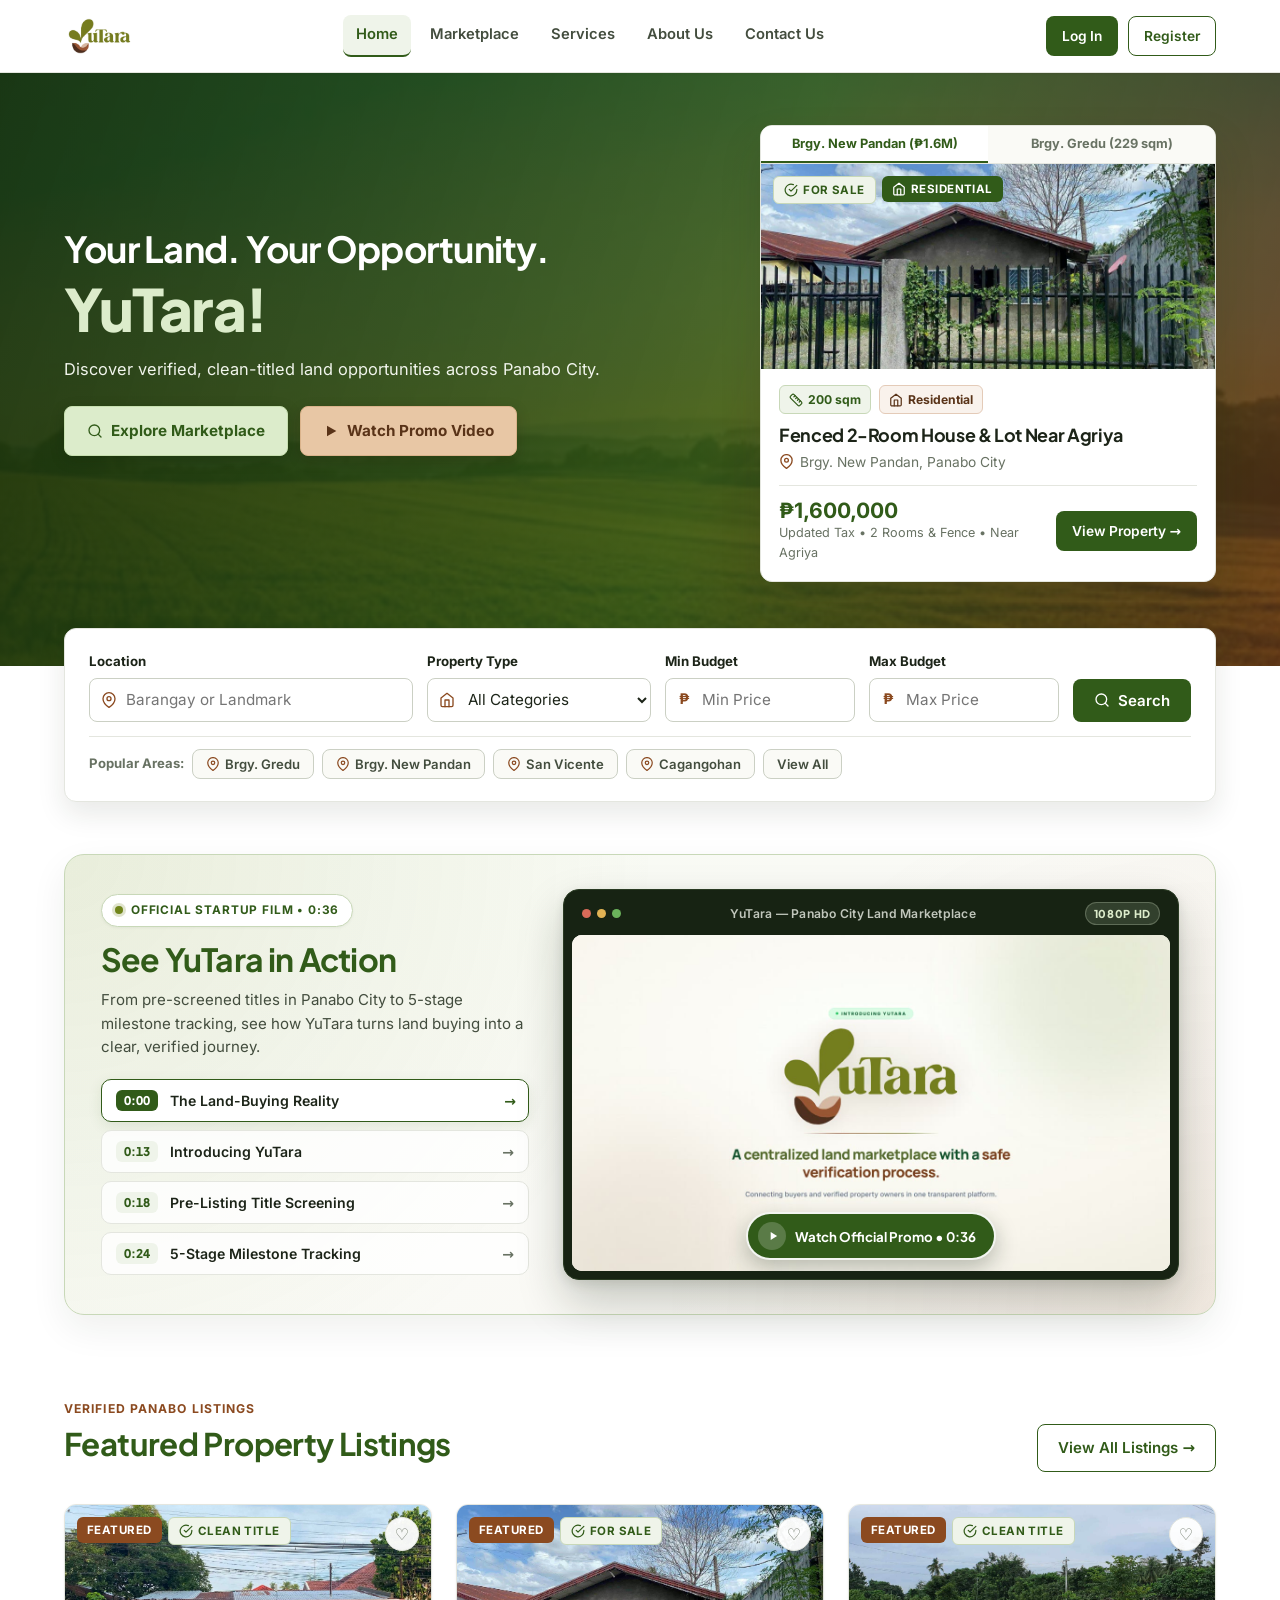
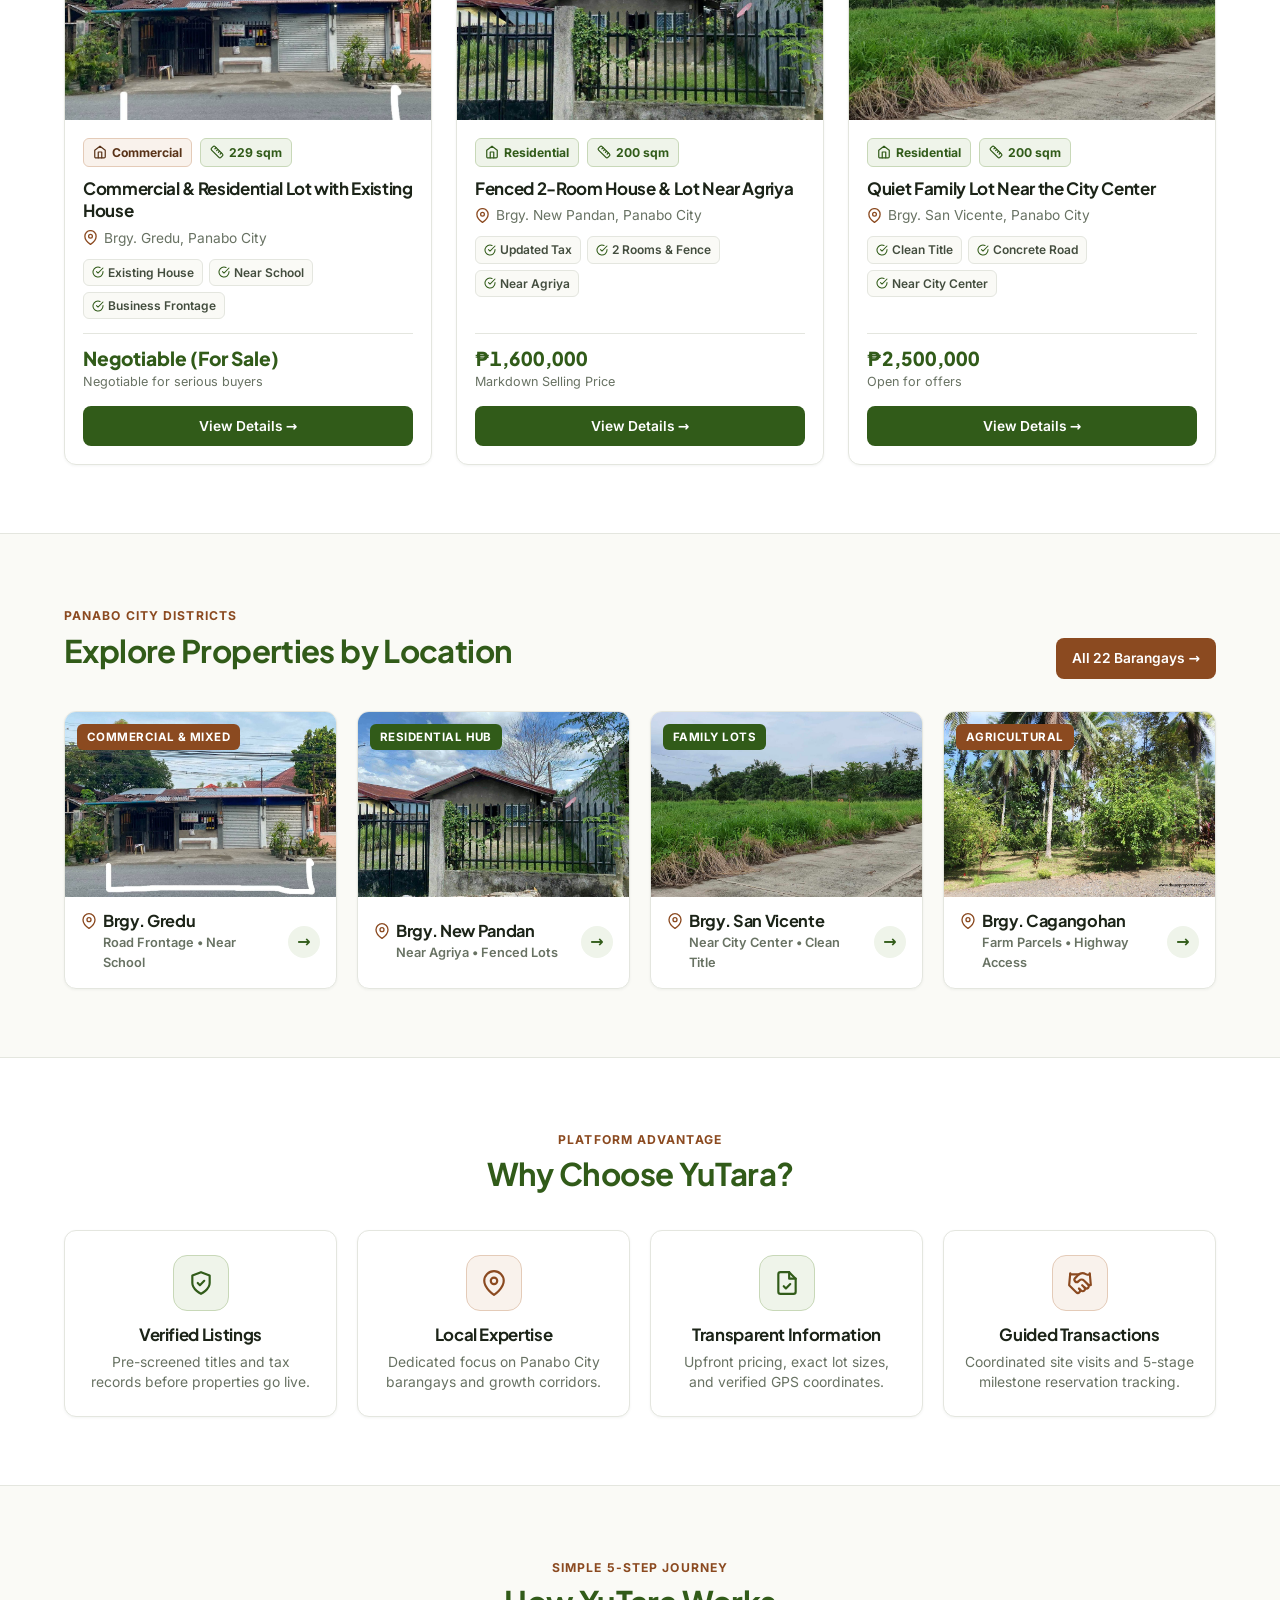
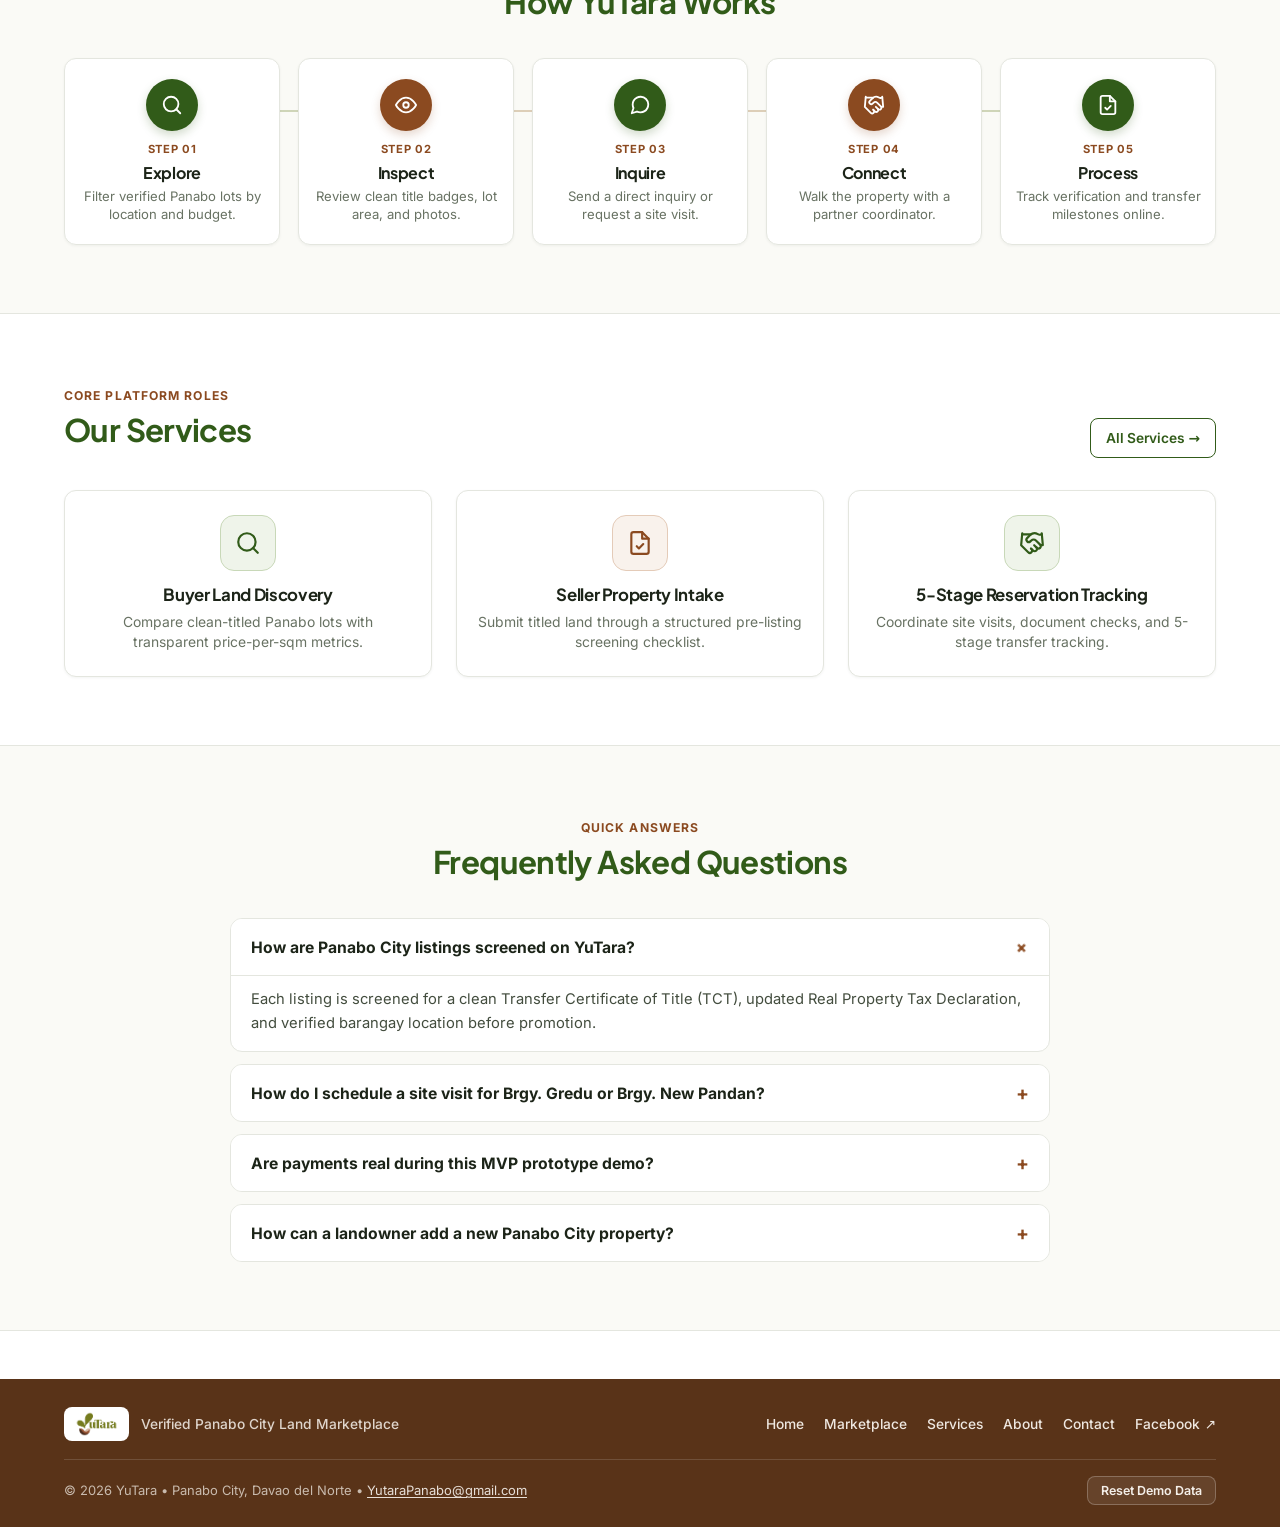
<file: index.html>
﻿<!DOCTYPE html>
<html lang="en">
<head>
  <meta charset="UTF-8" />
  <meta name="viewport" content="width=device-width, initial-scale=1.0" />
  <title>YuTara — Panabo City Digital Land Marketplace</title>
  <link rel="icon" type="image/png" href="assets/yutara-logo.png" />
  <link rel="stylesheet" href="css/base.css?v=42" />
  <link rel="stylesheet" href="css/components.css?v=42" />
  <link rel="stylesheet" href="css/pages/home.css?v=42" />
  <link rel="stylesheet" href="css/utilities.css?v=42" />
</head>
<body>

  <!-- Sticky Navigation Bar -->
  <header class="site-header">
    <div class="container navbar" id="main-navbar">
      <a href="index.html" class="brand" aria-label="YuTara Home">
        <img src="assets/yutara-logo.png" alt="YuTara Logo" />
      </a>

      <button type="button" class="menu-toggle" id="menu-toggle" aria-label="Toggle Menu">&#9776; Menu</button>

      <nav class="nav-links" aria-label="Primary Navigation">
        <a href="index.html" class="active">Home</a>
        <a href="marketplace.html">Marketplace</a>
        <a href="services.html">Services</a>
        <a href="about.html">About Us</a>
        <a href="contact.html">Contact Us</a>
      </nav>

      <div class="nav-actions" id="nav-actions">
        <a href="login.html" class="btn btn-primary btn-sm">Log In</a>
        <a href="register.html" class="btn btn-register btn-sm">Register</a>
      </div>
    </div>
  </header>

  <main>
    <!-- Section A: Visual-First Two-Column Hero Section -->
    <section class="hero">
      <div class="container hero-grid">
        <div>
          <h1>
            <span class="hero-headline-top">Your Land. Your Opportunity.</span>
            <span class="hero-brand-line">YuTara!</span>
          </h1>
          <p>
            Discover verified, clean-titled land opportunities across Panabo City.
          </p>
          <div class="hero-actions">
            <a href="marketplace.html" class="btn btn-primary">
              <svg class="svg-icon" viewBox="0 0 24 24" aria-hidden="true"><circle cx="11" cy="11" r="8"></circle><line x1="21" y1="21" x2="16.65" y2="16.65"></line></svg>
              Explore Marketplace
            </a>
            <a href="#promo-video" class="btn btn-secondary" id="hero-watch-promo-btn">
              <svg class="svg-icon" viewBox="0 0 24 24" aria-hidden="true"><polygon points="6 4 20 12 6 20 6 4" fill="currentColor" stroke="none"></polygon></svg>
              Watch Promo Video
            </a>
          </div>
        </div>

        <!-- Prominent Featured Property Card with Icons -->
        <aside class="hero-spotlight" aria-label="Featured Panabo Property Spotlight">
          <div class="spotlight-tabs">
            <button type="button" class="spotlight-tab active" data-spotlight-id="2">Brgy. New Pandan (₱1.6M)</button>
            <button type="button" class="spotlight-tab" data-spotlight-id="1">Brgy. Gredu (229 sqm)</button>
          </div>
          <div class="spotlight-media">
            <img id="spotlight-img" src="assets/panabo-lot-2.jpg" alt="Fenced 2-Room House & Lot Near Agriya" />
            <div class="thumb-badges">
              <span id="spotlight-badge" class="badge badge-with-icon badge-warning">Markdown Price</span>
              <span id="spotlight-cat" class="badge badge-with-icon badge-solid-green">Residential</span>
            </div>
          </div>
          <div class="spotlight-body">
            <div class="prop-icon-row">
              <span class="prop-icon-pill" title="Lot Area">
                <svg class="svg-icon-sm" viewBox="0 0 24 24" aria-hidden="true"><path d="M21.3 15.3a2.4 2.4 0 0 1 0 3.4l-2.6 2.6a2.4 2.4 0 0 1-3.4 0L2.7 8.7a2.4 2.4 0 0 1 0-3.4l2.6-2.6a2.4 2.4 0 0 1 3.4 0Z"></path><path d="m14.5 12.5 2-2"></path><path d="m11.5 9.5 2-2"></path><path d="m8.5 6.5 2-2"></path><path d="m17.5 15.5 2-2"></path></svg>
                <span id="spotlight-area-val">200 sqm</span>
              </span>
              <span class="prop-icon-pill brown" title="Property Category">
                <svg class="svg-icon-sm" viewBox="0 0 24 24" aria-hidden="true"><path d="m3 9 9-7 9 7v11a2 2 0 0 1-2 2H5a2 2 0 0 1-2-2z"></path><polyline points="9 22 9 12 15 12 15 22"></polyline></svg>
                <span id="spotlight-type-val">Residential</span>
              </span>
            </div>
            <h2 class="spotlight-title" id="spotlight-title">Fenced 2-Room House &amp; Lot Near Agriya</h2>
            <p class="spotlight-loc property-location-line" id="spotlight-loc">
              <svg class="svg-icon-sm" viewBox="0 0 24 24" aria-hidden="true"><path d="M21 10c0 7-9 13-9 13s-9-6-9-13a9 9 0 0 1 18 0z"></path><circle cx="12" cy="10" r="3"></circle></svg>
              <span id="spotlight-loc-text">Brgy. New Pandan, Panabo City</span>
            </p>
            <div class="spotlight-footer">
              <div>
                <div class="spotlight-price" id="spotlight-price">₱1,600,000</div>
                <div class="property-note" id="spotlight-meta">Updated Tax &bull; 2 Rooms &amp; Fence &bull; Near Agriya</div>
              </div>
              <a id="spotlight-link" href="property.html?id=2" class="btn btn-primary btn-sm">View Property &rarr;</a>
            </div>
          </div>
        </aside>
      </div>
    </section>

    <!-- Section C: Compact Icon-Driven Property Search Panel -->
    <div class="container">
      <div class="search-panel">
        <form id="home-search-form">
          <div class="search-grid">
            <div>
              <label class="form-label" for="home-location">Location</label>
              <div class="input-icon-wrap">
                <span class="field-icon" aria-hidden="true">
                  <svg class="svg-icon" viewBox="0 0 24 24"><path d="M21 10c0 7-9 13-9 13s-9-6-9-13a9 9 0 0 1 18 0z"></path><circle cx="12" cy="10" r="3"></circle></svg>
                </span>
                <input type="text" id="home-location" class="form-control" placeholder="Barangay or Landmark" />
              </div>
            </div>

            <div>
              <label class="form-label" for="home-type">Property Type</label>
              <div class="input-icon-wrap">
                <span class="field-icon" aria-hidden="true">
                  <svg class="svg-icon" viewBox="0 0 24 24"><path d="m3 9 9-7 9 7v11a2 2 0 0 1-2 2H5a2 2 0 0 1-2-2z"></path><polyline points="9 22 9 12 15 12 15 22"></polyline></svg>
                </span>
                <select id="home-type" class="form-select">
                  <option value="">All Categories</option>
                  <option value="Residential">Residential</option>
                  <option value="Commercial">Commercial</option>
                  <option value="Agricultural">Agricultural</option>
                  <option value="Industrial">Industrial</option>
                </select>
              </div>
            </div>

            <div>
              <label class="form-label" for="home-min">Min Budget</label>
              <div class="input-icon-wrap">
                <span class="field-icon" aria-hidden="true">₱</span>
                <input type="number" id="home-min" class="form-control" placeholder="Min Price" min="0" />
              </div>
            </div>

            <div>
              <label class="form-label" for="home-max">Max Budget</label>
              <div class="input-icon-wrap">
                <span class="field-icon" aria-hidden="true">₱</span>
                <input type="number" id="home-max" class="form-control" placeholder="Max Price" min="0" />
              </div>
            </div>

            <div>
              <button type="submit" class="btn btn-primary btn-full">
                <svg class="svg-icon" viewBox="0 0 24 24" aria-hidden="true"><circle cx="11" cy="11" r="8"></circle><line x1="21" y1="21" x2="16.65" y2="16.65"></line></svg>
                Search
              </button>
            </div>
          </div>

          <div class="quick-chips">
            <span class="chip-label">Popular Areas:</span>
            <button type="button" class="chip-btn chip-btn-icon" data-home-chip="Gredu">
              <svg class="svg-icon-sm" viewBox="0 0 24 24" aria-hidden="true"><path d="M21 10c0 7-9 13-9 13s-9-6-9-13a9 9 0 0 1 18 0z"></path><circle cx="12" cy="10" r="3"></circle></svg>
              Brgy. Gredu
            </button>
            <button type="button" class="chip-btn chip-btn-icon" data-home-chip="New Pandan">
              <svg class="svg-icon-sm" viewBox="0 0 24 24" aria-hidden="true"><path d="M21 10c0 7-9 13-9 13s-9-6-9-13a9 9 0 0 1 18 0z"></path><circle cx="12" cy="10" r="3"></circle></svg>
              Brgy. New Pandan
            </button>
            <button type="button" class="chip-btn chip-btn-icon" data-home-chip="San Vicente">
              <svg class="svg-icon-sm" viewBox="0 0 24 24" aria-hidden="true"><path d="M21 10c0 7-9 13-9 13s-9-6-9-13a9 9 0 0 1 18 0z"></path><circle cx="12" cy="10" r="3"></circle></svg>
              San Vicente
            </button>
            <button type="button" class="chip-btn chip-btn-icon" data-home-chip="Cagangohan">
              <svg class="svg-icon-sm" viewBox="0 0 24 24" aria-hidden="true"><path d="M21 10c0 7-9 13-9 13s-9-6-9-13a9 9 0 0 1 18 0z"></path><circle cx="12" cy="10" r="3"></circle></svg>
              Cagangohan
            </button>
            <button type="button" class="chip-btn" data-home-chip="">View All</button>
          </div>
        </form>
      </div>
    </div>

    <!-- Section B: Official YuTara Promotional Video Showcase -->
    <section class="promo-video-section" id="promo-video">
      <div class="container">
        <div class="promo-showcase-card">
          <!-- Left Column: Editorial Story & Interactive Scene Chapters -->
          <div class="promo-info-col">
            <div class="promo-eyebrow-pill">
              <span class="promo-live-dot" aria-hidden="true"></span>
              <span>Official Startup Film &bull; 0:36</span>
            </div>

            <h2 class="promo-showcase-title">See YuTara in Action</h2>
            <p class="promo-showcase-desc">
              From pre-screened titles in Panabo City to 5-stage milestone tracking, see how YuTara turns land buying into a clear, verified journey.
            </p>

            <div class="promo-chapter-list" role="group" aria-label="Video Chapters">
              <button type="button" class="promo-chapter-btn active" data-promo-seek="0">
                <span class="promo-chapter-time">0:00</span>
                <span class="promo-chapter-label">The Land-Buying Reality</span>
                <span class="promo-chapter-arrow" aria-hidden="true">&rarr;</span>
              </button>

              <button type="button" class="promo-chapter-btn" data-promo-seek="13">
                <span class="promo-chapter-time">0:13</span>
                <span class="promo-chapter-label">Introducing YuTara</span>
                <span class="promo-chapter-arrow" aria-hidden="true">&rarr;</span>
              </button>

              <button type="button" class="promo-chapter-btn" data-promo-seek="18">
                <span class="promo-chapter-time">0:18</span>
                <span class="promo-chapter-label">Pre-Listing Title Screening</span>
                <span class="promo-chapter-arrow" aria-hidden="true">&rarr;</span>
              </button>

              <button type="button" class="promo-chapter-btn" data-promo-seek="24">
                <span class="promo-chapter-time">0:24</span>
                <span class="promo-chapter-label">5-Stage Milestone Tracking</span>
                <span class="promo-chapter-arrow" aria-hidden="true">&rarr;</span>
              </button>
            </div>
          </div>

          <!-- Right Column: Cinema Studio Frame & 1080p Player -->
          <div class="promo-cinema-col">
            <div class="promo-cinema-frame">
              <div class="promo-cinema-topbar">
                <div class="promo-window-dots" aria-hidden="true">
                  <span class="dot-coral"></span>
                  <span class="dot-amber"></span>
                  <span class="dot-sage"></span>
                </div>
                <div class="promo-cinema-title">YuTara &mdash; Panabo City Land Marketplace</div>
                <span class="promo-hd-tag">1080p HD</span>
              </div>

              <div class="promo-video-stage" id="promo-video-stage">
                <video
                  id="yutara-promo-video"
                  class="promo-video-player"
                  controls
                  playsinline
                  preload="auto"
                  poster="assets/yutara-promo-poster.jpg?v=42"
                >
                  <source src="assets/yutara-promo.mp4?v=42" type="video/mp4" />
                  Your browser does not support HTML5 video playback.
                </video>

                <button
                  type="button"
                  class="promo-play-overlay"
                  id="promo-play-btn"
                  aria-label="Play YuTara Promotional Video"
                >
                  <img src="assets/yutara-promo-poster.jpg?v=42" alt="" class="promo-overlay-poster" />
                  <span class="promo-play-cta">
                    <span class="promo-play-icon" aria-hidden="true">
                      <svg viewBox="0 0 24 24"><polygon points="8 5 19 12 8 19 8 5"></polygon></svg>
                    </span>
                    <span>Watch Official Promo &bull; 0:36</span>
                  </span>
                </button>
              </div>
            </div>
          </div>
        </div>
      </div>
    </section>

    <!-- Section D: Featured Property Listings (Visual & Icon-Driven) -->
    <section class="section">
      <div class="container">
        <div class="section-header-row">
          <div>
            <span class="section-tag">Verified Panabo Listings</span>
            <h2 class="section-title">Featured Property Listings</h2>
          </div>
          <a href="marketplace.html" class="btn btn-outline">View All Listings &rarr;</a>
        </div>

        <div class="grid grid-3" id="featured-grid">
          <!-- Populated dynamically with icon-driven cards via js/pages/home.js -->
        </div>
      </div>
    </section>

    <!-- Visual Location Cards: Explore Properties by Location -->
    <section class="section section-alt">
      <div class="container">
        <div class="section-header-row">
          <div>
            <span class="section-tag">Panabo City Districts</span>
            <h2 class="section-title">Explore Properties by Location</h2>
          </div>
          <a href="marketplace.html" class="btn btn-secondary btn-sm">All 22 Barangays &rarr;</a>
        </div>

        <div class="grid grid-4">
          <a href="marketplace.html?location=Gredu" class="location-card">
            <div class="location-card-media">
              <img src="assets/panabo-lot-1.jpg" alt="Brgy. Gredu" class="location-card-img" />
              <span class="badge badge-promoted location-card-badge">Commercial &amp; Mixed</span>
            </div>
            <div class="location-card-body">
              <div>
                <h3 class="location-card-title">
                  <svg viewBox="0 0 24 24" fill="none" stroke="currentColor" stroke-width="2" aria-hidden="true"><path d="M21 10c0 7-9 13-9 13s-9-6-9-13a9 9 0 0 1 18 0z"></path><circle cx="12" cy="10" r="3"></circle></svg>
                  Brgy. Gredu
                </h3>
                <div class="location-card-meta">Road Frontage &bull; Near School</div>
              </div>
              <span class="location-card-arrow">&rarr;</span>
            </div>
          </a>

          <a href="marketplace.html?location=New%20Pandan" class="location-card">
            <div class="location-card-media">
              <img src="assets/panabo-lot-2.jpg" alt="Brgy. New Pandan" class="location-card-img" />
              <span class="badge badge-solid-green location-card-badge">Residential Hub</span>
            </div>
            <div class="location-card-body">
              <div>
                <h3 class="location-card-title">
                  <svg viewBox="0 0 24 24" fill="none" stroke="currentColor" stroke-width="2" aria-hidden="true"><path d="M21 10c0 7-9 13-9 13s-9-6-9-13a9 9 0 0 1 18 0z"></path><circle cx="12" cy="10" r="3"></circle></svg>
                  Brgy. New Pandan
                </h3>
                <div class="location-card-meta">Near Agriya &bull; Fenced Lots</div>
              </div>
              <span class="location-card-arrow">&rarr;</span>
            </div>
          </a>

          <a href="marketplace.html?location=San%20Vicente" class="location-card">
            <div class="location-card-media">
              <img src="assets/Amiya-Lot-For-Sale-Davao-City-Lot-For-Sale-1.jpg" alt="Brgy. San Vicente" class="location-card-img" />
              <span class="badge badge-solid-green location-card-badge">Family Lots</span>
            </div>
            <div class="location-card-body">
              <div>
                <h3 class="location-card-title">
                  <svg viewBox="0 0 24 24" fill="none" stroke="currentColor" stroke-width="2" aria-hidden="true"><path d="M21 10c0 7-9 13-9 13s-9-6-9-13a9 9 0 0 1 18 0z"></path><circle cx="12" cy="10" r="3"></circle></svg>
                  Brgy. San Vicente
                </h3>
                <div class="location-card-meta">Near City Center &bull; Clean Title</div>
              </div>
              <span class="location-card-arrow">&rarr;</span>
            </div>
          </a>

          <a href="marketplace.html?location=Cagangohan" class="location-card">
            <div class="location-card-media">
              <img src="assets/Land-for-sale-in-Panabo.jpg" alt="Brgy. Cagangohan" class="location-card-img" />
              <span class="badge badge-promoted location-card-badge">Agricultural</span>
            </div>
            <div class="location-card-body">
              <div>
                <h3 class="location-card-title">
                  <svg viewBox="0 0 24 24" fill="none" stroke="currentColor" stroke-width="2" aria-hidden="true"><path d="M21 10c0 7-9 13-9 13s-9-6-9-13a9 9 0 0 1 18 0z"></path><circle cx="12" cy="10" r="3"></circle></svg>
                  Brgy. Cagangohan
                </h3>
                <div class="location-card-meta">Farm Parcels &bull; Highway Access</div>
              </div>
              <span class="location-card-arrow">&rarr;</span>
            </div>
          </a>
        </div>
      </div>
    </section>

    <!-- Section E: Why Choose YuTara? (4 Visual Feature Cards with Large Icons) -->
    <section class="section">
      <div class="container">
        <div class="section-header">
          <span class="section-tag">Platform Advantage</span>
          <h2 class="section-title">Why Choose YuTara?</h2>
        </div>

        <div class="grid grid-4">
          <div class="feature-card-visual">
            <div class="feature-icon-lg" aria-hidden="true">
              <!-- Shield-check icon -->
              <svg viewBox="0 0 24 24"><path d="M12 22s8-4 8-10V5l-8-3-8 3v7c0 6 8 10 8 10z"></path><path d="m9 12 2 2 4-4"></path></svg>
            </div>
            <h3>Verified Listings</h3>
            <p>Pre-screened titles and tax records before properties go live.</p>
          </div>

          <div class="feature-card-visual">
            <div class="feature-icon-lg brown" aria-hidden="true">
              <!-- Map-pin icon -->
              <svg viewBox="0 0 24 24"><path d="M21 10c0 7-9 13-9 13s-9-6-9-13a9 9 0 0 1 18 0z"></path><circle cx="12" cy="10" r="3"></circle></svg>
            </div>
            <h3>Local Expertise</h3>
            <p>Dedicated focus on Panabo City barangays and growth corridors.</p>
          </div>

          <div class="feature-card-visual">
            <div class="feature-icon-lg" aria-hidden="true">
              <!-- File-check icon -->
              <svg viewBox="0 0 24 24"><path d="M14 2H6a2 2 0 0 0-2 2v16a2 2 0 0 0 2 2h12a2 2 0 0 0 2-2V8z"></path><polyline points="14 2 14 8 20 8"></polyline><path d="m9 15 2 2 4-4"></path></svg>
            </div>
            <h3>Transparent Information</h3>
            <p>Upfront pricing, exact lot sizes, and verified GPS coordinates.</p>
          </div>

          <div class="feature-card-visual">
            <div class="feature-icon-lg brown" aria-hidden="true">
              <!-- Handshake icon -->
              <svg viewBox="0 0 24 24"><path d="m11 17 2 2a1 1 0 1 0 3-3"></path><path d="m14 14 2.5 2.5a1 1 0 1 0 3-3l-3.88-3.88a3 3 0 0 0-4.24 0l-.88.88a1 1 0 1 1-3-3l2.81-2.81a5.79 5.79 0 0 1 7.06-.87l.47.28a2 2 0 0 0 1.42.25L21 4"></path><path d="m21 3 1 11h-2"></path><path d="M3 3 2 14l6.5 6.5a1 1 0 1 0 3-3"></path><path d="M3 4h8"></path></svg>
            </div>
            <h3>Guided Transactions</h3>
            <p>Coordinated site visits and 5-stage milestone reservation tracking.</p>
          </div>
        </div>
      </div>
    </section>

    <!-- Section F: How YuTara Works (5 Visual Connected Steps with Icons) -->
    <section class="section section-alt" id="how-it-works">
      <div class="container">
        <div class="section-header">
          <span class="section-tag">Simple 5-Step Journey</span>
          <h2 class="section-title">How YuTara Works</h2>
        </div>

        <div class="process-steps-visual">
          <div class="step-card-visual">
            <div class="step-icon-circle" aria-hidden="true">
              <!-- 1. Explore: Search icon -->
              <svg viewBox="0 0 24 24"><circle cx="11" cy="11" r="8"></circle><line x1="21" y1="21" x2="16.65" y2="16.65"></line></svg>
            </div>
            <span class="step-number-tag">Step 01</span>
            <h3>Explore</h3>
            <p>Filter verified Panabo lots by location and budget.</p>
          </div>

          <div class="step-card-visual">
            <div class="step-icon-circle brown" aria-hidden="true">
              <!-- 2. Inspect: Eye icon -->
              <svg viewBox="0 0 24 24"><path d="M1 12s4-8 11-8 11 8 11 8-4 8-11 8-11-8-11-8z"></path><circle cx="12" cy="12" r="3"></circle></svg>
            </div>
            <span class="step-number-tag">Step 02</span>
            <h3>Inspect</h3>
            <p>Review clean title badges, lot area, and photos.</p>
          </div>

          <div class="step-card-visual">
            <div class="step-icon-circle" aria-hidden="true">
              <!-- 3. Inquire: Message-circle icon -->
              <svg viewBox="0 0 24 24"><path d="M21 11.5a8.38 8.38 0 0 1-.9 3.8 8.5 8.5 0 0 1-7.6 4.7 8.38 8.38 0 0 1-3.8-.9L3 21l1.9-5.7a8.38 8.38 0 0 1-.9-3.8 8.5 8.5 0 0 1 4.7-7.6 8.38 8.38 0 0 1 3.8-.9h.5a8.48 8.48 0 0 1 8 8v.5z"></path></svg>
            </div>
            <span class="step-number-tag">Step 03</span>
            <h3>Inquire</h3>
            <p>Send a direct inquiry or request a site visit.</p>
          </div>

          <div class="step-card-visual">
            <div class="step-icon-circle brown" aria-hidden="true">
              <!-- 4. Connect: Handshake icon -->
              <svg viewBox="0 0 24 24"><path d="m11 17 2 2a1 1 0 1 0 3-3"></path><path d="m14 14 2.5 2.5a1 1 0 1 0 3-3l-3.88-3.88a3 3 0 0 0-4.24 0l-.88.88a1 1 0 1 1-3-3l2.81-2.81a5.79 5.79 0 0 1 7.06-.87l.47.28a2 2 0 0 0 1.42.25L21 4"></path><path d="m21 3 1 11h-2"></path><path d="M3 3 2 14l6.5 6.5a1 1 0 1 0 3-3"></path><path d="M3 4h8"></path></svg>
            </div>
            <span class="step-number-tag">Step 04</span>
            <h3>Connect</h3>
            <p>Walk the property with a partner coordinator.</p>
          </div>

          <div class="step-card-visual">
            <div class="step-icon-circle" aria-hidden="true">
              <!-- 5. Process: File-check icon -->
              <svg viewBox="0 0 24 24"><path d="M14 2H6a2 2 0 0 0-2 2v16a2 2 0 0 0 2 2h12a2 2 0 0 0 2-2V8z"></path><polyline points="14 2 14 8 20 8"></polyline><path d="m9 15 2 2 4-4"></path></svg>
            </div>
            <span class="step-number-tag">Step 05</span>
            <h3>Process</h3>
            <p>Track verification and transfer milestones online.</p>
          </div>
        </div>
      </div>
    </section>

    <!-- Visual Services Overview -->
    <section class="section">
      <div class="container">
        <div class="section-header-row">
          <div>
            <span class="section-tag">Core Platform Roles</span>
            <h2 class="section-title">Our Services</h2>
          </div>
          <a href="services.html" class="btn btn-outline btn-sm">All Services &rarr;</a>
        </div>

        <div class="grid grid-3">
          <div class="feature-card-visual">
            <div class="feature-icon-lg" aria-hidden="true">
              <svg viewBox="0 0 24 24"><circle cx="11" cy="11" r="8"></circle><line x1="21" y1="21" x2="16.65" y2="16.65"></line></svg>
            </div>
            <h3>Buyer Land Discovery</h3>
            <p>Compare clean-titled Panabo lots with transparent price-per-sqm metrics.</p>
          </div>

          <div class="feature-card-visual">
            <div class="feature-icon-lg brown" aria-hidden="true">
              <svg viewBox="0 0 24 24"><path d="M14 2H6a2 2 0 0 0-2 2v16a2 2 0 0 0 2 2h12a2 2 0 0 0 2-2V8z"></path><polyline points="14 2 14 8 20 8"></polyline><path d="m9 15 2 2 4-4"></path></svg>
            </div>
            <h3>Seller Property Intake</h3>
            <p>Submit titled land through a structured pre-listing screening checklist.</p>
          </div>

          <div class="feature-card-visual">
            <div class="feature-icon-lg" aria-hidden="true">
              <svg viewBox="0 0 24 24"><path d="m11 17 2 2a1 1 0 1 0 3-3"></path><path d="m14 14 2.5 2.5a1 1 0 1 0 3-3l-3.88-3.88a3 3 0 0 0-4.24 0l-.88.88a1 1 0 1 1-3-3l2.81-2.81a5.79 5.79 0 0 1 7.06-.87l.47.28a2 2 0 0 0 1.42.25L21 4"></path><path d="m21 3 1 11h-2"></path><path d="M3 3 2 14l6.5 6.5a1 1 0 1 0 3-3"></path><path d="M3 4h8"></path></svg>
            </div>
            <h3>5-Stage Reservation Tracking</h3>
            <p>Coordinate site visits, document checks, and 5-stage transfer tracking.</p>
          </div>
        </div>
      </div>
    </section>

    <!-- Concise FAQ Accordion -->
    <section class="section section-alt" id="faq">
      <div class="container">
        <div class="section-header">
          <span class="section-tag">Quick Answers</span>
          <h2 class="section-title">Frequently Asked Questions</h2>
        </div>

        <div class="faq-list">
          <div class="faq-item open">
            <button type="button" class="faq-question" aria-expanded="true">
              <span>How are Panabo City listings screened on YuTara?</span>
              <span class="faq-icon">+</span>
            </button>
            <div class="faq-answer">
              Each listing is screened for a clean Transfer Certificate of Title (TCT), updated Real Property Tax Declaration, and verified barangay location before promotion.
            </div>
          </div>

          <div class="faq-item">
            <button type="button" class="faq-question" aria-expanded="false">
              <span>How do I schedule a site visit for Brgy. Gredu or Brgy. New Pandan?</span>
              <span class="faq-icon">+</span>
            </button>
            <div class="faq-answer">
              Open any property detail page and click <strong>Request Site Visit</strong> to book an accompanied inspection with a local coordinator.
            </div>
          </div>

          <div class="faq-item">
            <button type="button" class="faq-question" aria-expanded="false">
              <span>Are payments real during this MVP prototype demo?</span>
              <span class="faq-icon">+</span>
            </button>
            <div class="faq-answer">
              No real money is collected. Reservations and escrow balances are simulated to demonstrate end-to-end milestone tracking.
            </div>
          </div>

          <div class="faq-item">
            <button type="button" class="faq-question" aria-expanded="false">
              <span>How can a landowner add a new Panabo City property?</span>
              <span class="faq-icon">+</span>
            </button>
            <div class="faq-answer">
              Log in to your YuTara account and click <strong>+ Add Land for Sale</strong> to publish a Panabo City parcel directly to the Marketplace.
            </div>
          </div>
        </div>
      </div>
    </section>
  </main>

  <!-- Simplified Compact Footer -->
  <footer class="site-footer">
    <div class="container">
      <div class="footer-simple-top">
        <div class="footer-brand-row">
          <img src="assets/yutara-logo.png" alt="YuTara Logo" class="footer-logo" />
          <span class="footer-tagline">Verified Panabo City Land Marketplace</span>
        </div>

        <nav class="footer-inline-links" aria-label="Footer Navigation">
          <a href="index.html">Home</a>
          <a href="marketplace.html">Marketplace</a>
          <a href="services.html">Services</a>
          <a href="about.html">About</a>
          <a href="contact.html">Contact</a>
          <a href="https://www.facebook.com/people/YuTara/61596442262970/" target="_blank" rel="noopener noreferrer">Facebook &nearr;</a>
        </nav>
      </div>

      <div class="footer-bottom">
        <span>&copy; 2026 YuTara &bull; Panabo City, Davao del Norte &bull; <a href="mailto:YutaraPanabo@gmail.com" class="footer-email-link">YutaraPanabo@gmail.com</a></span>
        <button type="button" class="footer-reset-btn" id="reset-demo-btn">Reset Demo Data</button>
      </div>
    </div>
  </footer>

  <script src="js/data.js?v=42"></script>
  <script src="js/core/utils.js?v=42"></script>
  <script src="js/core/store.js?v=42"></script>
  <script src="js/core/auth.js?v=42"></script>
  <script src="js/core/ui.js?v=42"></script>
  <script src="js/pages/home.js?v=42"></script>
</body>
</html>
</file>
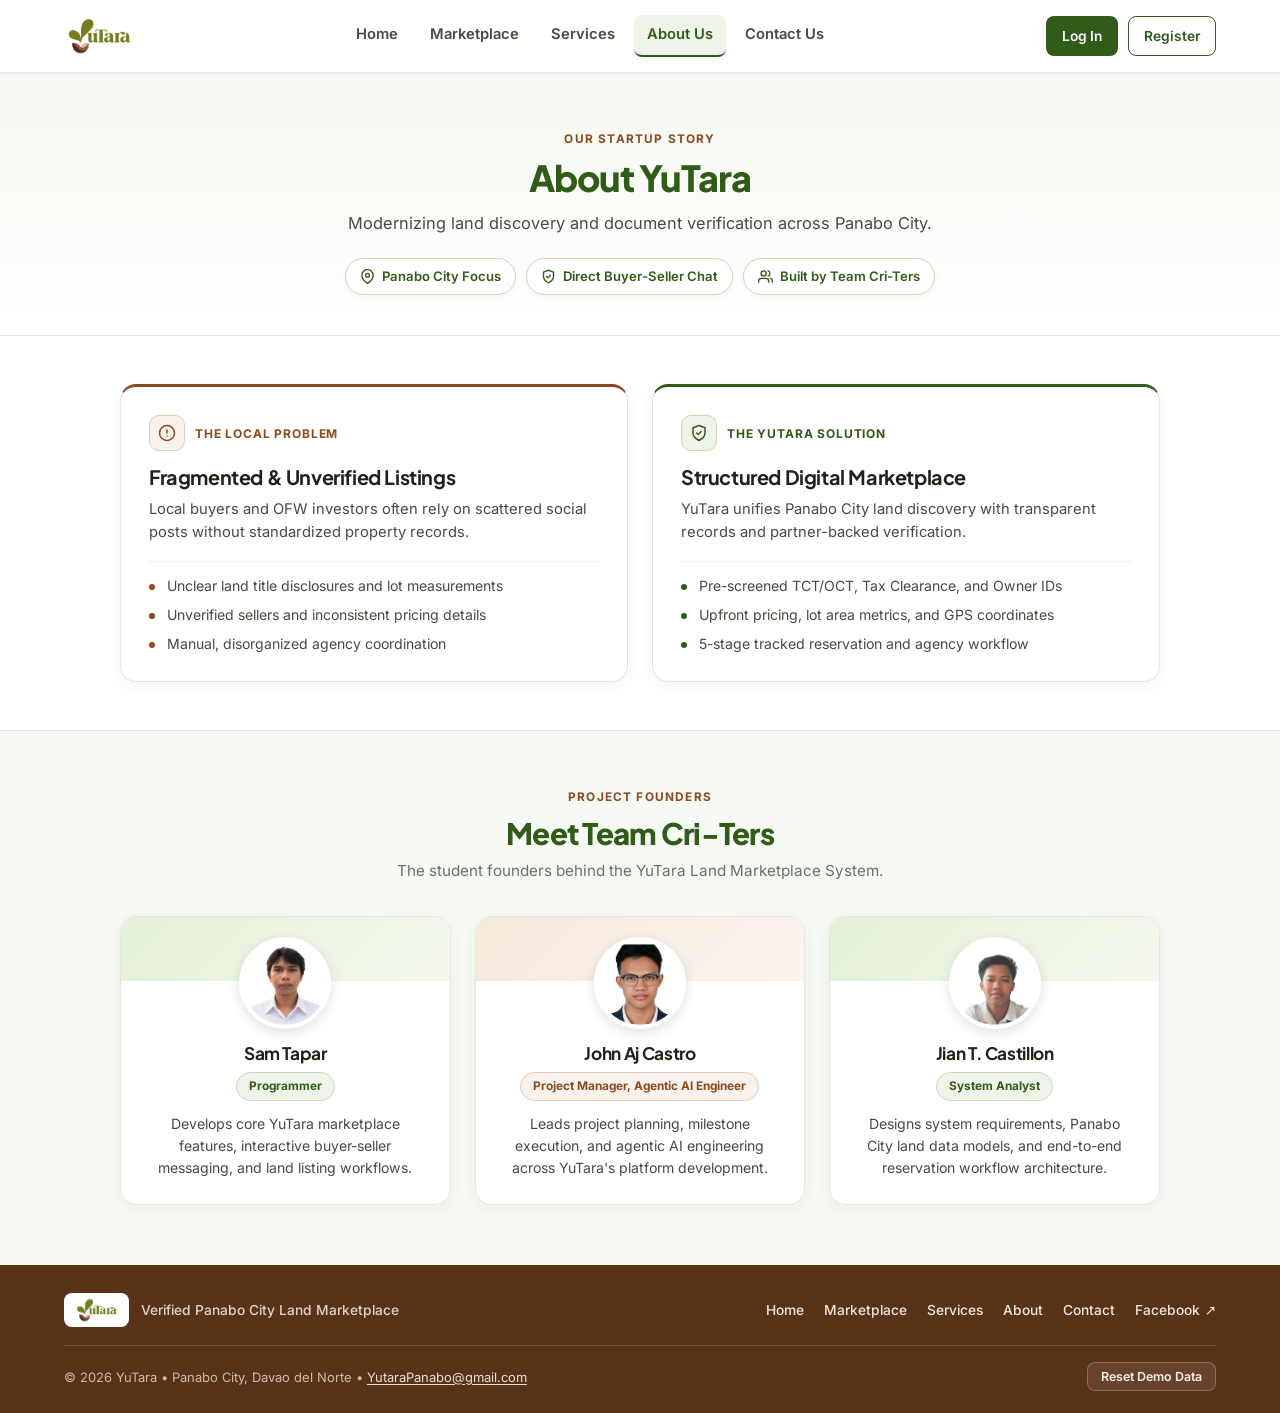
<file: about.html>
﻿<!DOCTYPE html>
<html lang="en">
<head>
  <meta charset="UTF-8" />
  <meta name="viewport" content="width=device-width, initial-scale=1.0" />
  <title>About Us — YuTara Land Marketplace (Team Cri-Ters)</title>
  <link rel="icon" type="image/png" href="assets/yutara-logo.png" />
  <link rel="stylesheet" href="css/base.css?v=35" />
  <link rel="stylesheet" href="css/components.css?v=35" />
  <link rel="stylesheet" href="css/pages/info.css?v=35" />
  <link rel="stylesheet" href="css/utilities.css?v=35" />
</head>
<body>

  <!-- Sticky Navigation Bar -->
  <header class="site-header">
    <div class="container navbar" id="main-navbar">
      <a href="index.html" class="brand" aria-label="YuTara Home">
        <img src="assets/yutara-logo.png" alt="YuTara Logo" />
      </a>

      <button type="button" class="menu-toggle" id="menu-toggle" aria-label="Toggle Menu">&#9776; Menu</button>

      <nav class="nav-links" aria-label="Primary Navigation">
        <a href="index.html">Home</a>
        <a href="marketplace.html">Marketplace</a>
        <a href="services.html">Services</a>
        <a href="about.html" class="active">About Us</a>
        <a href="contact.html">Contact Us</a>
      </nav>

      <div class="nav-actions" id="nav-actions">
        <a href="login.html" class="btn btn-primary btn-sm">Log In</a>
        <a href="register.html" class="btn btn-register btn-sm">Register</a>
      </div>
    </div>
  </header>

  <main>
    <!-- Clean About Hero -->
    <section class="about-hero">
      <div class="container">
        <div class="about-hero-inner">
          <span class="about-eyebrow">Our Startup Story</span>
          <h1 class="about-hero-title">About YuTara</h1>
          <p class="about-hero-subtitle">
            Modernizing land discovery and document verification across Panabo City.
          </p>
          <div class="about-pillars">
            <span class="about-pillar-chip">
              <svg width="15" height="15" viewBox="0 0 24 24" fill="none" stroke="currentColor" stroke-width="2.2" stroke-linecap="round" stroke-linejoin="round" aria-hidden="true"><path d="M21 10c0 7-9 13-9 13s-9-6-9-13a9 9 0 0 1 18 0z"></path><circle cx="12" cy="10" r="3"></circle></svg>
              <span>Panabo City Focus</span>
            </span>
            <span class="about-pillar-chip">
              <svg width="15" height="15" viewBox="0 0 24 24" fill="none" stroke="currentColor" stroke-width="2.2" stroke-linecap="round" stroke-linejoin="round" aria-hidden="true"><path d="M12 22s8-4 8-10V5l-8-3-8 3v7c0 6 8 10 8 10z"></path><polyline points="9 12 11 14 15 10"></polyline></svg>
              <span>Direct Buyer-Seller Chat</span>
            </span>
            <span class="about-pillar-chip">
              <svg width="15" height="15" viewBox="0 0 24 24" fill="none" stroke="currentColor" stroke-width="2.2" stroke-linecap="round" stroke-linejoin="round" aria-hidden="true"><path d="M17 21v-2a4 4 0 0 0-4-4H5a4 4 0 0 0-4 4v2"></path><circle cx="9" cy="7" r="4"></circle><path d="M23 21v-2a4 4 0 0 0-3-3.87"></path><path d="M16 3.13a4 4 0 0 1 0 7.75"></path></svg>
              <span>Built by Team Cri-Ters</span>
            </span>
          </div>
        </div>
      </div>
    </section>

    <!-- Problem & Solution Comparison -->
    <section class="about-section">
      <div class="container">
        <div class="about-story-grid">
          <article class="about-story-card story-problem">
            <div class="about-card-head">
              <span class="about-card-icon icon-problem" aria-hidden="true">
                <svg width="18" height="18" viewBox="0 0 24 24" fill="none" stroke="currentColor" stroke-width="2" stroke-linecap="round" stroke-linejoin="round"><circle cx="12" cy="12" r="10"></circle><line x1="12" y1="8" x2="12" y2="12"></line><line x1="12" y1="16" x2="12.01" y2="16"></line></svg>
              </span>
              <span class="about-story-label label-problem">The Local Problem</span>
            </div>
            <h2 class="about-card-title">Fragmented &amp; Unverified Listings</h2>
            <p class="about-card-desc">
              Local buyers and OFW investors often rely on scattered social posts without standardized property records.
            </p>
            <ul class="about-bullet-list">
              <li>Unclear land title disclosures and lot measurements</li>
              <li>Unverified sellers and inconsistent pricing details</li>
              <li>Manual, disorganized agency coordination</li>
            </ul>
          </article>

          <article class="about-story-card story-solution">
            <div class="about-card-head">
              <span class="about-card-icon icon-solution" aria-hidden="true">
                <svg width="18" height="18" viewBox="0 0 24 24" fill="none" stroke="currentColor" stroke-width="2" stroke-linecap="round" stroke-linejoin="round"><path d="M12 22s8-4 8-10V5l-8-3-8 3v7c0 6 8 10 8 10z"></path><polyline points="9 12 11 14 15 10"></polyline></svg>
              </span>
              <span class="about-story-label label-solution">The YuTara Solution</span>
            </div>
            <h2 class="about-card-title">Structured Digital Marketplace</h2>
            <p class="about-card-desc">
              YuTara unifies Panabo City land discovery with transparent records and partner-backed verification.
            </p>
            <ul class="about-bullet-list list-green">
              <li>Pre-screened TCT/OCT, Tax Clearance, and Owner IDs</li>
              <li>Upfront pricing, lot area metrics, and GPS coordinates</li>
              <li>5-stage tracked reservation and agency workflow</li>
            </ul>
          </article>
        </div>
      </div>
    </section>

    <!-- Team Cri-Ters Section -->
    <section class="about-team-section">
      <div class="container">
        <div class="about-section-head">
          <span class="about-eyebrow">Project Founders</span>
          <h2 class="about-section-title">Meet Team Cri-Ters</h2>
          <p class="about-section-sub">The student founders behind the YuTara Land Marketplace System.</p>
        </div>

        <div class="about-team-grid">
          <article class="team-card-clean">
            <div class="team-card-banner banner-green" aria-hidden="true"></div>
            <div class="team-card-body">
              <img src="assets/team-sam-tapar.png" alt="Sam Tapar" class="team-avatar-clean" />
              <h3 class="team-member-name">Sam Tapar</h3>
              <span class="team-role-pill role-green">Programmer</span>
              <p class="team-member-bio">
                Develops core YuTara marketplace features, interactive buyer-seller messaging, and land listing workflows.
              </p>
            </div>
          </article>

          <article class="team-card-clean">
            <div class="team-card-banner banner-earth" aria-hidden="true"></div>
            <div class="team-card-body">
              <img src="assets/team-john-aj-castro.png" alt="John Aj Castro" class="team-avatar-clean" />
              <h3 class="team-member-name">John Aj Castro</h3>
              <span class="team-role-pill role-earth">Project Manager, Agentic AI Engineer</span>
              <p class="team-member-bio">
                Leads project planning, milestone execution, and agentic AI engineering across YuTara's platform development.
              </p>
            </div>
          </article>

          <article class="team-card-clean">
            <div class="team-card-banner banner-green" aria-hidden="true"></div>
            <div class="team-card-body">
              <img src="assets/team-jian-castillon.png" alt="Jian T. Castillon" class="team-avatar-clean" />
              <h3 class="team-member-name">Jian T. Castillon</h3>
              <span class="team-role-pill role-green">System Analyst</span>
              <p class="team-member-bio">
                Designs system requirements, Panabo City land data models, and end-to-end reservation workflow architecture.
              </p>
            </div>
          </article>
        </div>
      </div>
    </section>
  </main>

  <!-- Simplified Compact Footer -->
  <footer class="site-footer about-page-footer">
    <div class="container">
      <div class="footer-simple-top">
        <div class="footer-brand-row">
          <img src="assets/yutara-logo.png" alt="YuTara Logo" class="footer-logo" />
          <span class="footer-tagline">Verified Panabo City Land Marketplace</span>
        </div>

        <nav class="footer-inline-links" aria-label="Footer Navigation">
          <a href="index.html">Home</a>
          <a href="marketplace.html">Marketplace</a>
          <a href="services.html">Services</a>
          <a href="about.html">About</a>
          <a href="contact.html">Contact</a>
          <a href="https://www.facebook.com/people/YuTara/61596442262970/" target="_blank" rel="noopener noreferrer">Facebook &nearr;</a>
        </nav>
      </div>

      <div class="footer-bottom">
        <span>&copy; 2026 YuTara &bull; Panabo City, Davao del Norte &bull; <a href="mailto:YutaraPanabo@gmail.com" class="footer-email-link">YutaraPanabo@gmail.com</a></span>
        <button type="button" class="footer-reset-btn" id="reset-demo-btn">Reset Demo Data</button>
      </div>
    </div>
  </footer>

  <script src="js/data.js?v=35"></script>
  <script src="js/core/utils.js?v=35"></script>
  <script src="js/core/store.js?v=35"></script>
  <script src="js/core/auth.js?v=35"></script>
  <script src="js/core/ui.js?v=35"></script>
</body>
</html>
</file>
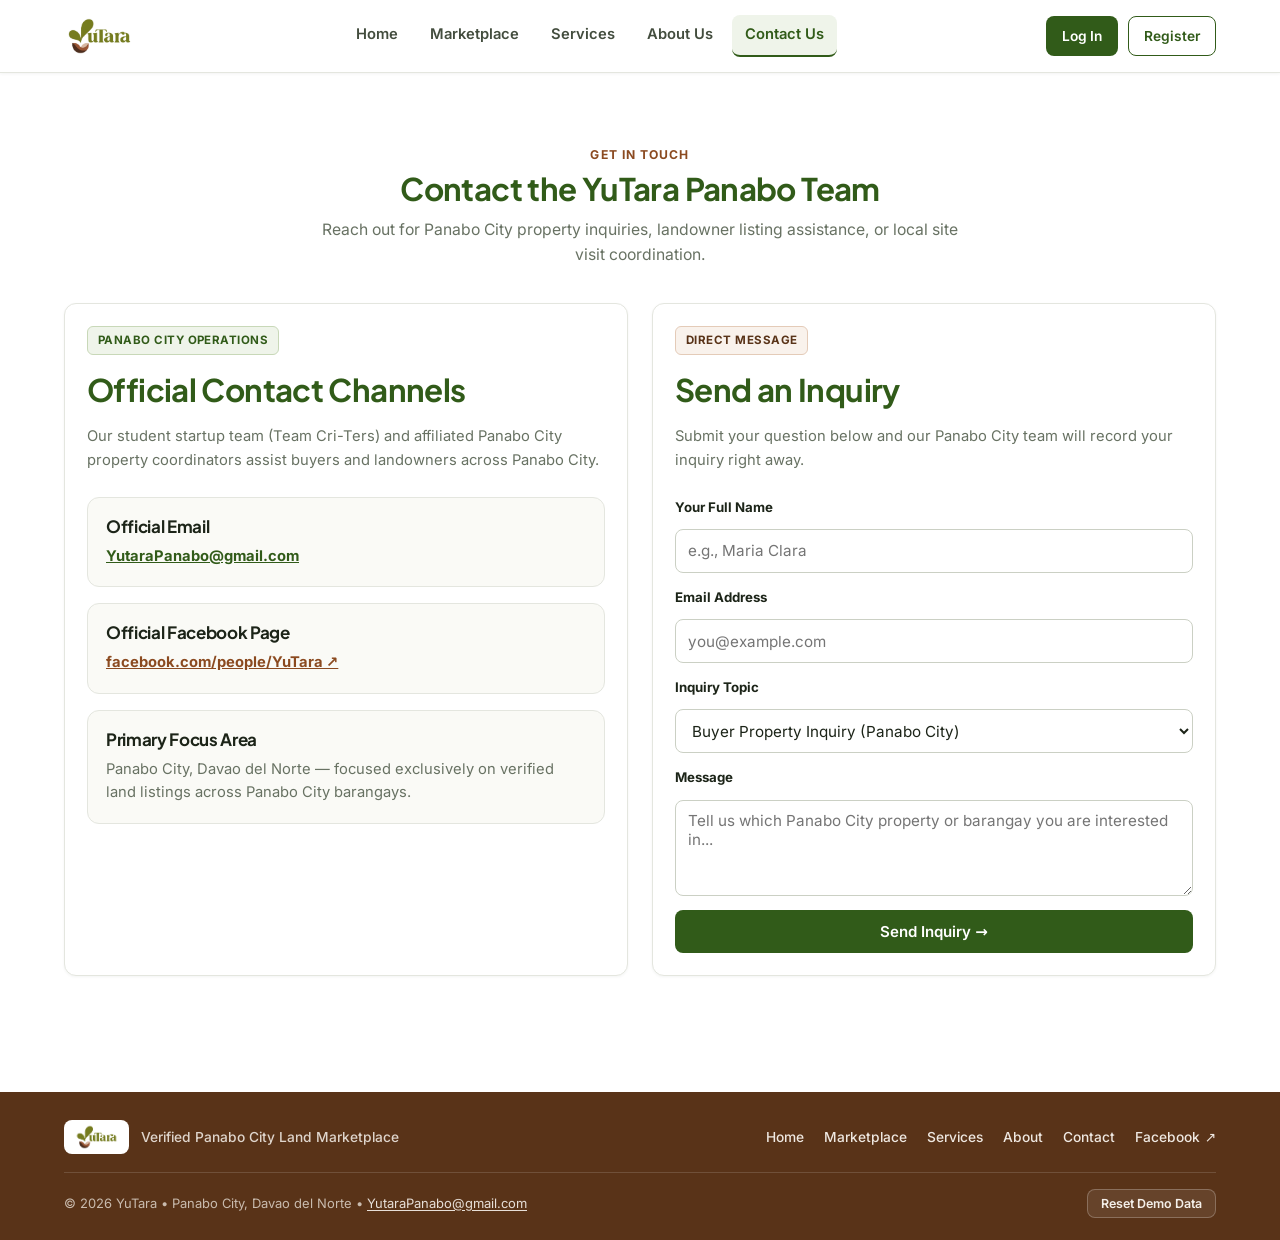
<file: contact.html>
﻿<!DOCTYPE html>
<html lang="en">
<head>
  <meta charset="UTF-8" />
  <meta name="viewport" content="width=device-width, initial-scale=1.0" />
  <title>Contact Us — YuTara Land Marketplace</title>
  <link rel="icon" type="image/png" href="assets/yutara-logo.png" />
  <link rel="stylesheet" href="css/base.css?v=35" />
  <link rel="stylesheet" href="css/components.css?v=35" />
  <link rel="stylesheet" href="css/pages/info.css?v=35" />
  <link rel="stylesheet" href="css/utilities.css?v=35" />
</head>
<body>

  <!-- Sticky Navigation Bar -->
  <header class="site-header">
    <div class="container navbar" id="main-navbar">
      <a href="index.html" class="brand" aria-label="YuTara Home">
        <img src="assets/yutara-logo.png" alt="YuTara Logo" />
      </a>

      <button type="button" class="menu-toggle" id="menu-toggle" aria-label="Toggle Menu">&#9776; Menu</button>

      <nav class="nav-links" aria-label="Primary Navigation">
        <a href="index.html">Home</a>
        <a href="marketplace.html">Marketplace</a>
        <a href="services.html">Services</a>
        <a href="about.html">About Us</a>
        <a href="contact.html" class="active">Contact Us</a>
      </nav>

      <div class="nav-actions" id="nav-actions">
        <a href="login.html" class="btn btn-primary btn-sm">Log In</a>
        <a href="register.html" class="btn btn-register btn-sm">Register</a>
      </div>
    </div>
  </header>

  <main class="section">
    <div class="container">
      <div class="section-header">
        <span class="section-tag">Get in Touch</span>
        <h1 class="section-title">Contact the YuTara Panabo Team</h1>
        <p class="section-subtitle">
          Reach out for Panabo City property inquiries, landowner listing assistance, or local site visit coordination.
        </p>
      </div>

      <div class="grid grid-2">
        <!-- Left Column: Direct Channels & Panabo Coverage -->
        <div class="card">
          <span class="badge badge-green mb-2">Panabo City Operations</span>
          <h2 class="section-title mb-2">Official Contact Channels</h2>
          <p class="mb-3">
            Our student startup team (Team Cri-Ters) and affiliated Panabo City property coordinators assist buyers and landowners across Panabo City.
          </p>

          <div class="card-soft mb-2">
            <h3>Official Email</h3>
            <p class="text-no-margin">
              <a href="mailto:YutaraPanabo@gmail.com" class="text-green inline-action-link">YutaraPanabo@gmail.com</a>
            </p>
          </div>

          <div class="card-soft mb-2">
            <h3>Official Facebook Page</h3>
            <p class="text-no-margin">
              <a href="https://www.facebook.com/people/YuTara/61596442262970/" target="_blank" rel="noopener noreferrer" class="text-brown inline-action-link">
                facebook.com/people/YuTara &nearr;
              </a>
            </p>
          </div>

          <div class="card-soft">
            <h3>Primary Focus Area</h3>
            <p class="text-no-margin">
              Panabo City, Davao del Norte &mdash; focused exclusively on verified land listings across Panabo City barangays.
            </p>
          </div>
        </div>

        <!-- Right Column: Interactive Inquiry Form -->
        <div class="card">
          <span class="badge badge-brown-soft mb-2">Direct Message</span>
          <h2 class="section-title mb-2">Send an Inquiry</h2>
          <p class="mb-3">Submit your question below and our Panabo City team will record your inquiry right away.</p>

          <div id="contact-feedback" class="alert hidden"></div>

          <form id="contact-form">
            <div class="form-group">
              <label class="form-label" for="contact-name">Your Full Name</label>
              <input type="text" id="contact-name" class="form-control" placeholder="e.g., Maria Clara" required />
            </div>

            <div class="form-group">
              <label class="form-label" for="contact-email">Email Address</label>
              <input type="email" id="contact-email" class="form-control" placeholder="you@example.com" required />
            </div>

            <div class="form-group">
              <label class="form-label" for="contact-topic">Inquiry Topic</label>
              <select id="contact-topic" class="form-select">
                <option value="Buyer Inquiry">Buyer Property Inquiry (Panabo City)</option>
                <option value="Landowner Listing">List a Clean-Titled Panabo Lot</option>
                <option value="Site Visit Coordination">Property Site Visit Coordination</option>
              </select>
            </div>

            <div class="form-group">
              <label class="form-label" for="contact-message">Message</label>
              <textarea id="contact-message" class="form-textarea" placeholder="Tell us which Panabo City property or barangay you are interested in..." required></textarea>
            </div>

            <button type="submit" class="btn btn-primary btn-full">Send Inquiry &rarr;</button>
          </form>
        </div>
      </div>
    </div>
  </main>

  <!-- Simplified Compact Footer -->
  <footer class="site-footer">
    <div class="container">
      <div class="footer-simple-top">
        <div class="footer-brand-row">
          <img src="assets/yutara-logo.png" alt="YuTara Logo" class="footer-logo" />
          <span class="footer-tagline">Verified Panabo City Land Marketplace</span>
        </div>

        <nav class="footer-inline-links" aria-label="Footer Navigation">
          <a href="index.html">Home</a>
          <a href="marketplace.html">Marketplace</a>
          <a href="services.html">Services</a>
          <a href="about.html">About</a>
          <a href="contact.html">Contact</a>
          <a href="https://www.facebook.com/people/YuTara/61596442262970/" target="_blank" rel="noopener noreferrer">Facebook &nearr;</a>
        </nav>
      </div>

      <div class="footer-bottom">
        <span>&copy; 2026 YuTara &bull; Panabo City, Davao del Norte &bull; <a href="mailto:YutaraPanabo@gmail.com" class="footer-email-link">YutaraPanabo@gmail.com</a></span>
        <button type="button" class="footer-reset-btn" id="reset-demo-btn">Reset Demo Data</button>
      </div>
    </div>
  </footer>

  <script src="js/data.js?v=35"></script>
  <script src="js/core/utils.js?v=35"></script>
  <script src="js/core/store.js?v=35"></script>
  <script src="js/core/auth.js?v=35"></script>
  <script src="js/core/ui.js?v=35"></script>
  <script src="js/pages/contact.js?v=35"></script>
</body>
</html>
</file>
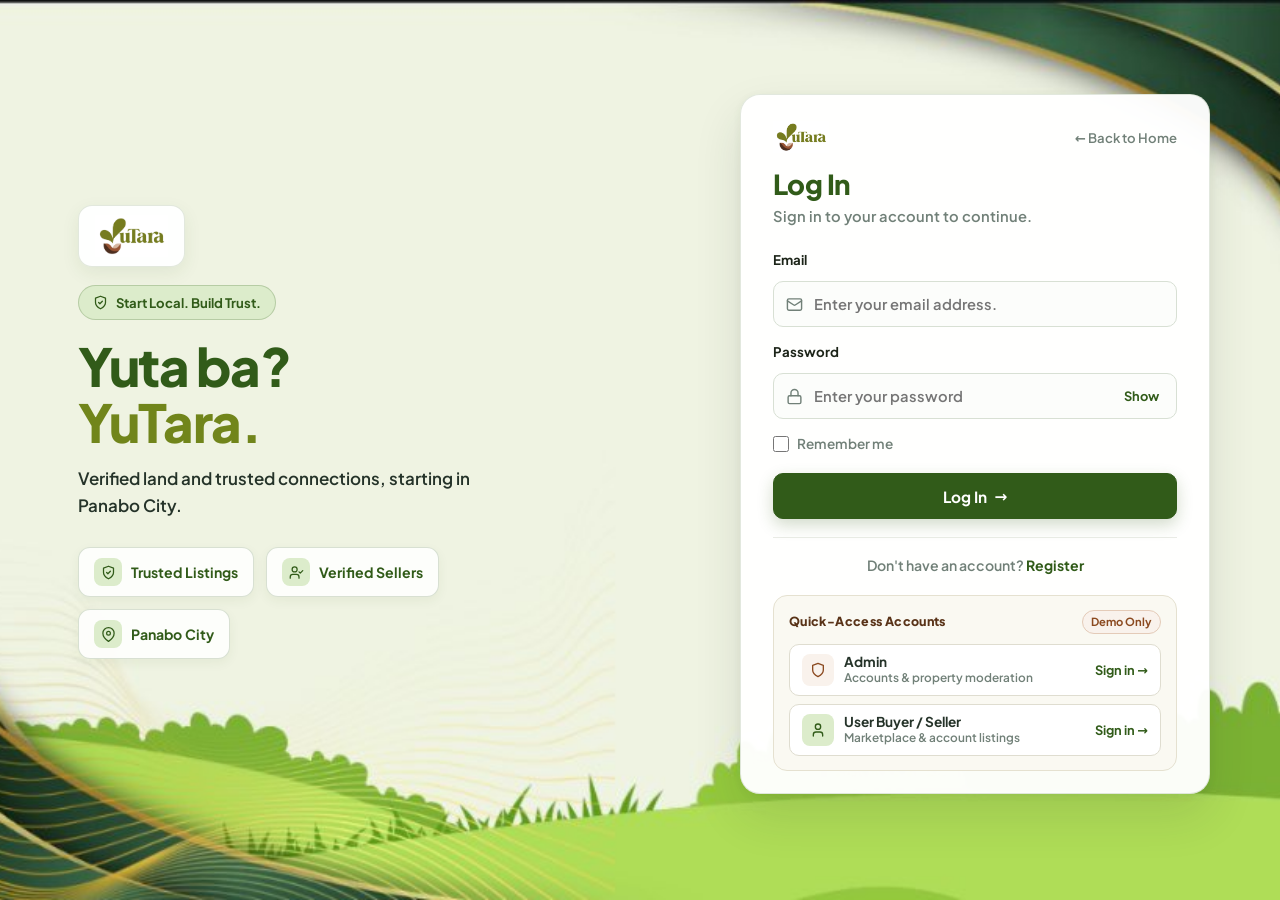
<file: login.html>
﻿<!DOCTYPE html>
<html lang="en">
<head>
  <meta charset="UTF-8" />
  <meta name="viewport" content="width=device-width, initial-scale=1.0" />
  <title>YuTara | Log In</title>
  <link rel="icon" type="image/png" href="assets/yutara-logo.png" />
  <link rel="stylesheet" href="css/base.css?v=35" />
  <link rel="stylesheet" href="css/components.css?v=35" />
  <link rel="stylesheet" href="css/pages/auth.css?v=35" />
  <link rel="stylesheet" href="css/utilities.css?v=35" />
</head>
<body class="login-page-body">

  <!-- Full-Screen Two-Column Login Stage Over Uploaded Green & Gold Landscape Frame -->
  <main class="login-stage">
    <div class="login-grid">

      <!-- LEFT COLUMN: Branding & Visual Trust Indicators -->
      <section class="login-brand-col anim-fade-up" data-anim="ytFadeInUp" aria-label="YuTara Introduction">
        <img src="assets/yutara-logo.png" alt="YuTara" class="login-brand-logo" />

        <div>
          <span class="login-trust-badge">
            <svg width="15" height="15" viewBox="0 0 24 24" fill="none" stroke="currentColor" stroke-width="2" stroke-linecap="round" stroke-linejoin="round" aria-hidden="true">
              <path d="M12 22s8-4 8-10V5l-8-3-8 3v7c0 6 8 10 8 10z"></path>
              <polyline points="9 12 11 14 15 10"></polyline>
            </svg>
            Start Local. Build Trust.
          </span>
        </div>

        <h1 class="login-headline">
          Yuta ba?<br />
          <span class="login-headline-accent">YuTara.</span>
        </h1>

        <p class="login-lead">
          Verified land and trusted connections, starting in Panabo City.
        </p>

        <div class="login-indicators">
          <div class="login-indicator-pill">
            <span class="login-indicator-icon" aria-hidden="true">
              <svg width="15" height="15" viewBox="0 0 24 24" fill="none" stroke="currentColor" stroke-width="2" stroke-linecap="round" stroke-linejoin="round">
                <path d="M12 22s8-4 8-10V5l-8-3-8 3v7c0 6 8 10 8 10z"></path>
                <polyline points="9 12 11 14 15 10"></polyline>
              </svg>
            </span>
            <span>Trusted Listings</span>
          </div>

          <div class="login-indicator-pill">
            <span class="login-indicator-icon" aria-hidden="true">
              <svg width="15" height="15" viewBox="0 0 24 24" fill="none" stroke="currentColor" stroke-width="2" stroke-linecap="round" stroke-linejoin="round">
                <path d="M16 21v-2a4 4 0 0 0-4-4H6a4 4 0 0 0-4 4v2"></path>
                <circle cx="9" cy="7" r="4"></circle>
                <polyline points="16 11 18 13 22 9"></polyline>
              </svg>
            </span>
            <span>Verified Sellers</span>
          </div>

          <div class="login-indicator-pill">
            <span class="login-indicator-icon" aria-hidden="true">
              <svg width="15" height="15" viewBox="0 0 24 24" fill="none" stroke="currentColor" stroke-width="2" stroke-linecap="round" stroke-linejoin="round">
                <path d="M21 10c0 7-9 13-9 13s-9-6-9-13a9 9 0 0 1 18 0z"></path>
                <circle cx="12" cy="10" r="3"></circle>
              </svg>
            </span>
            <span>Panabo City</span>
          </div>
        </div>
      </section>

      <!-- RIGHT COLUMN: Premium White Login Card -->
      <section class="login-card anim-fade-up" data-anim="ytFadeInUp" aria-label="Account Sign In">
        <div class="login-card-top">
          <img src="assets/yutara-logo.png" alt="YuTara" class="login-card-logo" />
          <a href="index.html" class="login-back-link">&larr; Back to Home</a>
        </div>

        <h2 class="login-card-title">Log In</h2>
        <p class="login-card-subtitle">Sign in to your account to continue.</p>

        <div id="login-status" class="alert hidden" role="alert"></div>

        <form id="login-form" novalidate>
          <div class="form-group">
            <label class="form-label" for="login-email">Email</label>
            <div class="login-input-wrap">
              <span class="login-input-icon" aria-hidden="true">
                <svg width="17" height="17" viewBox="0 0 24 24" fill="none" stroke="currentColor" stroke-width="2" stroke-linecap="round" stroke-linejoin="round">
                  <rect x="2" y="4" width="20" height="16" rx="2"></rect>
                  <path d="m22 7-8.97 5.7a1.94 1.94 0 0 1-2.06 0L2 7"></path>
                </svg>
              </span>
              <input
                type="email"
                id="login-email"
                class="login-input"
                placeholder="Enter your email address."
                autocomplete="email"
                required
              />
            </div>
          </div>

          <div class="form-group">
            <label class="form-label" for="login-password">Password</label>
            <div class="login-input-wrap">
              <span class="login-input-icon" aria-hidden="true">
                <svg width="17" height="17" viewBox="0 0 24 24" fill="none" stroke="currentColor" stroke-width="2" stroke-linecap="round" stroke-linejoin="round">
                  <rect x="3" y="11" width="18" height="11" rx="2" ry="2"></rect>
                  <path d="M7 11V7a5 5 0 0 1 10 0v4"></path>
                </svg>
              </span>
              <input
                type="password"
                id="login-password"
                class="login-input login-input-pw"
                placeholder="Enter your password"
                autocomplete="current-password"
                required
              />
              <button
                type="button"
                class="login-pw-toggle"
                data-toggle-password="login-password"
                aria-label="Show password"
              >Show</button>
            </div>
          </div>

          <div class="login-options-row">
            <label class="login-remember-label">
              <input type="checkbox" id="login-remember" />
              <span>Remember me</span>
            </label>
          </div>

          <!-- Hidden role fallback for custom emails -->
          <input type="hidden" id="login-role" value="User" />

          <button type="submit" class="login-submit-btn">
            <span>Log In</span>
            <span aria-hidden="true">&rarr;</span>
          </button>
        </form>

        <!-- Registration Link -->
        <div class="login-register-box">
          <p class="text-no-margin">
            Don't have an account?
            <a href="register.html" class="login-register-link">Register</a>
          </p>
        </div>

        <!-- Compact Quick-Access Demonstration Accounts (No Passwords Exposed) -->
        <div class="login-demo-box">
          <div class="login-demo-header">
            <span class="login-demo-title">Quick-Access Accounts</span>
            <span class="login-demo-tag">Demo Only</span>
          </div>
          <div class="login-demo-grid">
            <button
              type="button"
              class="login-demo-btn"
              data-demo-role="Admin"
              data-demo-name="YuTara System Admin"
              data-demo-email="admin@yutara.ph"
              data-demo-tab="panel-accounts"
            >
              <span class="login-demo-left">
                <span class="login-demo-icon role-admin" aria-hidden="true">
                  <svg width="16" height="16" viewBox="0 0 24 24" fill="none" stroke="currentColor" stroke-width="2" stroke-linecap="round" stroke-linejoin="round">
                    <path d="M12 22s8-4 8-10V5l-8-3-8 3v7c0 6 8 10 8 10z"></path>
                  </svg>
                </span>
                <span>
                  <span class="login-demo-role">Admin</span>
                  <span class="login-demo-sub">Accounts &amp; property moderation</span>
                </span>
              </span>
              <span class="login-demo-arrow">Sign in &rarr;</span>
            </button>

            <button
              type="button"
              class="login-demo-btn"
              data-demo-role="User"
              data-demo-name="Juan Dela Cruz"
              data-demo-email="user@yutara.ph"
              data-demo-tab="panel-buyer"
            >
              <span class="login-demo-left">
                <span class="login-demo-icon role-user" aria-hidden="true">
                  <svg width="16" height="16" viewBox="0 0 24 24" fill="none" stroke="currentColor" stroke-width="2" stroke-linecap="round" stroke-linejoin="round">
                    <path d="M19 21v-2a4 4 0 0 0-4-4H9a4 4 0 0 0-4 4v2"></path>
                    <circle cx="12" cy="7" r="4"></circle>
                  </svg>
                </span>
                <span>
                  <span class="login-demo-role">User Buyer / Seller</span>
                  <span class="login-demo-sub">Marketplace &amp; account listings</span>
                </span>
              </span>
              <span class="login-demo-arrow">Sign in &rarr;</span>
            </button>
          </div>
        </div>
      </section>

    </div>
  </main>

  <script src="js/data.js?v=35"></script>
  <script src="js/core/utils.js?v=35"></script>
  <script src="js/core/store.js?v=35"></script>
  <script src="js/core/auth.js?v=35"></script>
  <script src="js/core/ui.js?v=35"></script>
  <script src="js/pages/login.js?v=35"></script>
</body>
</html>
</file>
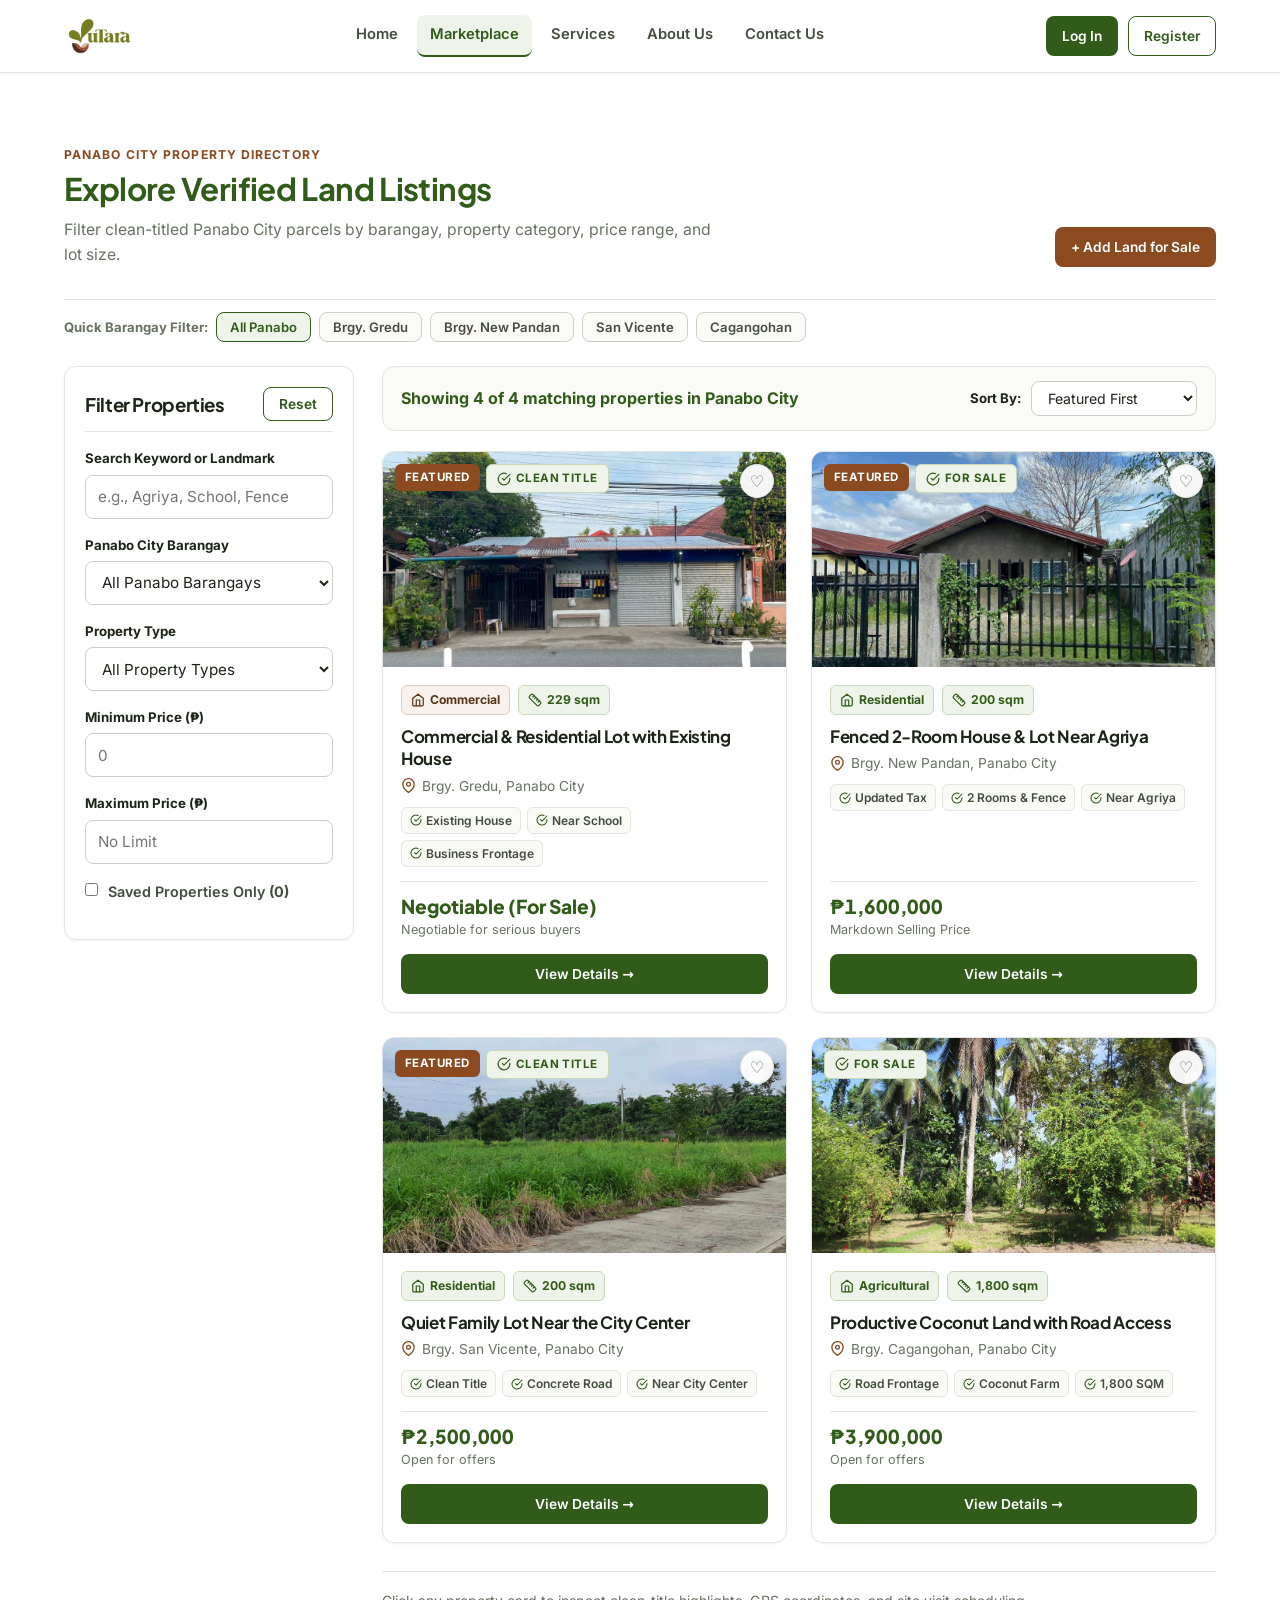
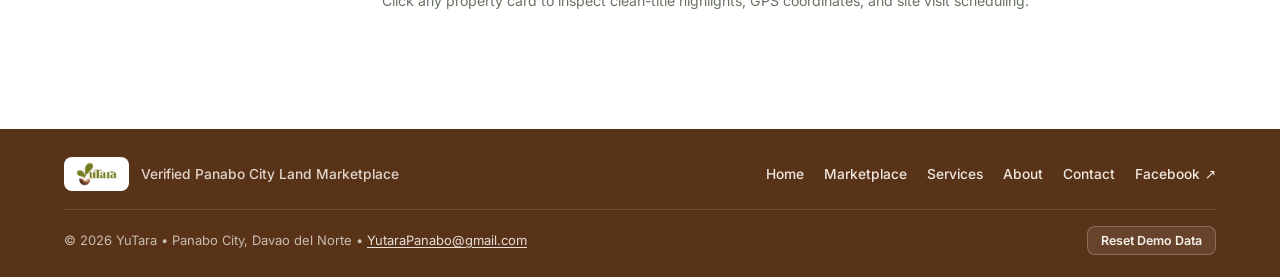
<file: marketplace.html>
﻿<!DOCTYPE html>
<html lang="en">
<head>
  <meta charset="UTF-8" />
  <meta name="viewport" content="width=device-width, initial-scale=1.0" />
  <title>Marketplace — YuTara Panabo City Land Listings</title>
  <link rel="icon" type="image/png" href="assets/yutara-logo.png" />
  <link rel="stylesheet" href="css/base.css?v=35" />
  <link rel="stylesheet" href="css/components.css?v=35" />
  <link rel="stylesheet" href="css/pages/marketplace.css?v=35" />
  <link rel="stylesheet" href="css/utilities.css?v=35" />
</head>
<body>

  <!-- Sticky Navigation Bar -->
  <header class="site-header">
    <div class="container navbar" id="main-navbar">
      <a href="index.html" class="brand" aria-label="YuTara Home">
        <img src="assets/yutara-logo.png" alt="YuTara Logo" />
      </a>

      <button type="button" class="menu-toggle" id="menu-toggle" aria-label="Toggle Menu">&#9776; Menu</button>

      <nav class="nav-links" aria-label="Primary Navigation">
        <a href="index.html">Home</a>
        <a href="marketplace.html" class="active">Marketplace</a>
        <a href="services.html">Services</a>
        <a href="about.html">About Us</a>
        <a href="contact.html">Contact Us</a>
      </nav>

      <div class="nav-actions" id="nav-actions">
        <a href="login.html" class="btn btn-primary btn-sm">Log In</a>
        <a href="register.html" class="btn btn-register btn-sm">Register</a>
      </div>
    </div>
  </header>

  <main class="section">
    <div class="container">
      <div class="section-header-row">
        <div>
          <span class="section-tag">Panabo City Property Directory</span>
          <h1 class="section-title">Explore Verified Land Listings</h1>
          <p class="section-subtitle">Filter clean-titled Panabo City parcels by barangay, property category, price range, and lot size.</p>
        </div>
        <a href="tracker.html?tab=panel-seller" class="btn btn-secondary btn-sm">+ Add Land for Sale</a>
      </div>

      <!-- Quick Barangay Filter Chips -->
      <div class="quick-chips mb-3">
        <span class="chip-label">Quick Barangay Filter:</span>
        <button type="button" class="chip-btn active" data-filter-chip="">All Panabo</button>
        <button type="button" class="chip-btn" data-filter-chip="Gredu">Brgy. Gredu</button>
        <button type="button" class="chip-btn" data-filter-chip="New Pandan">Brgy. New Pandan</button>
        <button type="button" class="chip-btn" data-filter-chip="San Vicente">San Vicente</button>
        <button type="button" class="chip-btn" data-filter-chip="Cagangohan">Cagangohan</button>
      </div>

      <!-- Mobile Collapsible Filter Toggle Button -->
      <button type="button" class="btn btn-outline btn-full mobile-filter-toggle" id="mobile-filter-btn" aria-expanded="false">
        <span class="mobile-filter-label">Show Property Filters</span>
      </button>

      <!-- Desktop Sidebar + Main Property Grid Layout -->
      <div class="marketplace-layout">
        <!-- Left Filter Sidebar -->
        <aside class="filter-sidebar" id="filter-sidebar" aria-label="Property Filters">
          <div class="filter-sidebar-header">
            <h3>Filter Properties</h3>
            <button type="button" class="btn btn-outline btn-sm" id="reset-filters-btn">Reset</button>
          </div>

          <div class="filter-group">
            <label class="form-label" for="filter-location">Search Keyword or Landmark</label>
            <input type="text" id="filter-location" class="form-control" placeholder="e.g., Agriya, School, Fence" />
          </div>

          <div class="filter-group">
            <label class="form-label" for="filter-barangay">Panabo City Barangay</label>
            <select id="filter-barangay" class="form-select">
              <option value="">All Panabo Barangays</option>
            </select>
          </div>

          <div class="filter-group">
            <label class="form-label" for="filter-type">Property Type</label>
            <select id="filter-type" class="form-select">
              <option value="">All Property Types</option>
              <option value="Residential">Residential</option>
              <option value="Commercial">Commercial</option>
              <option value="Agricultural">Agricultural</option>
              <option value="Industrial">Industrial</option>
            </select>
          </div>

          <div class="filter-group">
            <label class="form-label" for="filter-min">Minimum Price (₱)</label>
            <input type="number" id="filter-min" class="form-control" placeholder="0" min="0" />
          </div>

          <div class="filter-group">
            <label class="form-label" for="filter-max">Maximum Price (₱)</label>
            <input type="number" id="filter-max" class="form-control" placeholder="No Limit" min="0" />
          </div>

          <div class="filter-group">
            <label class="checkbox-row" for="filter-saved-only">
              <input type="checkbox" id="filter-saved-only" />
              <span>Saved Properties Only <strong id="saved-count-badge">(0)</strong></span>
            </label>
          </div>
        </aside>

        <!-- Right Results Area -->
        <div>
          <div class="marketplace-main-bar">
            <span id="results-count" class="text-green">Loading Panabo City properties...</span>
            <div class="sort-control">
              <label for="filter-sort" class="form-label text-no-margin">Sort By:</label>
              <select id="filter-sort" aria-label="Sort properties">
                <option value="featured">Featured First</option>
                <option value="price-asc">Price: Low to High</option>
                <option value="price-desc">Price: High to Low</option>
                <option value="area-desc">Largest Lot Area</option>
              </select>
            </div>
          </div>

          <!-- Property Cards Grid -->
          <div class="grid grid-2" id="marketplace-grid">
            <!-- Populated dynamically via js/pages/marketplace.js -->
          </div>

          <!-- Pagination & Load All Bar -->
          <div class="pagination-bar">
            <span class="text-muted">Click any property card to inspect clean-title highlights, GPS coordinates, and site visit scheduling.</span>
            <div class="page-numbers" id="pagination-controls"></div>
          </div>
        </div>
      </div>
    </div>
  </main>

  <!-- Simplified Compact Footer -->
  <footer class="site-footer">
    <div class="container">
      <div class="footer-simple-top">
        <div class="footer-brand-row">
          <img src="assets/yutara-logo.png" alt="YuTara Logo" class="footer-logo" />
          <span class="footer-tagline">Verified Panabo City Land Marketplace</span>
        </div>

        <nav class="footer-inline-links" aria-label="Footer Navigation">
          <a href="index.html">Home</a>
          <a href="marketplace.html">Marketplace</a>
          <a href="services.html">Services</a>
          <a href="about.html">About</a>
          <a href="contact.html">Contact</a>
          <a href="https://www.facebook.com/people/YuTara/61596442262970/" target="_blank" rel="noopener noreferrer">Facebook &nearr;</a>
        </nav>
      </div>

      <div class="footer-bottom">
        <span>&copy; 2026 YuTara &bull; Panabo City, Davao del Norte &bull; <a href="mailto:YutaraPanabo@gmail.com" class="footer-email-link">YutaraPanabo@gmail.com</a></span>
        <button type="button" class="footer-reset-btn" id="reset-demo-btn">Reset Demo Data</button>
      </div>
    </div>
  </footer>

  <script src="js/data.js?v=35"></script>
  <script src="js/core/utils.js?v=35"></script>
  <script src="js/core/store.js?v=35"></script>
  <script src="js/core/auth.js?v=35"></script>
  <script src="js/core/ui.js?v=35"></script>
  <script src="js/pages/marketplace.js?v=35"></script>
</body>
</html>
</file>
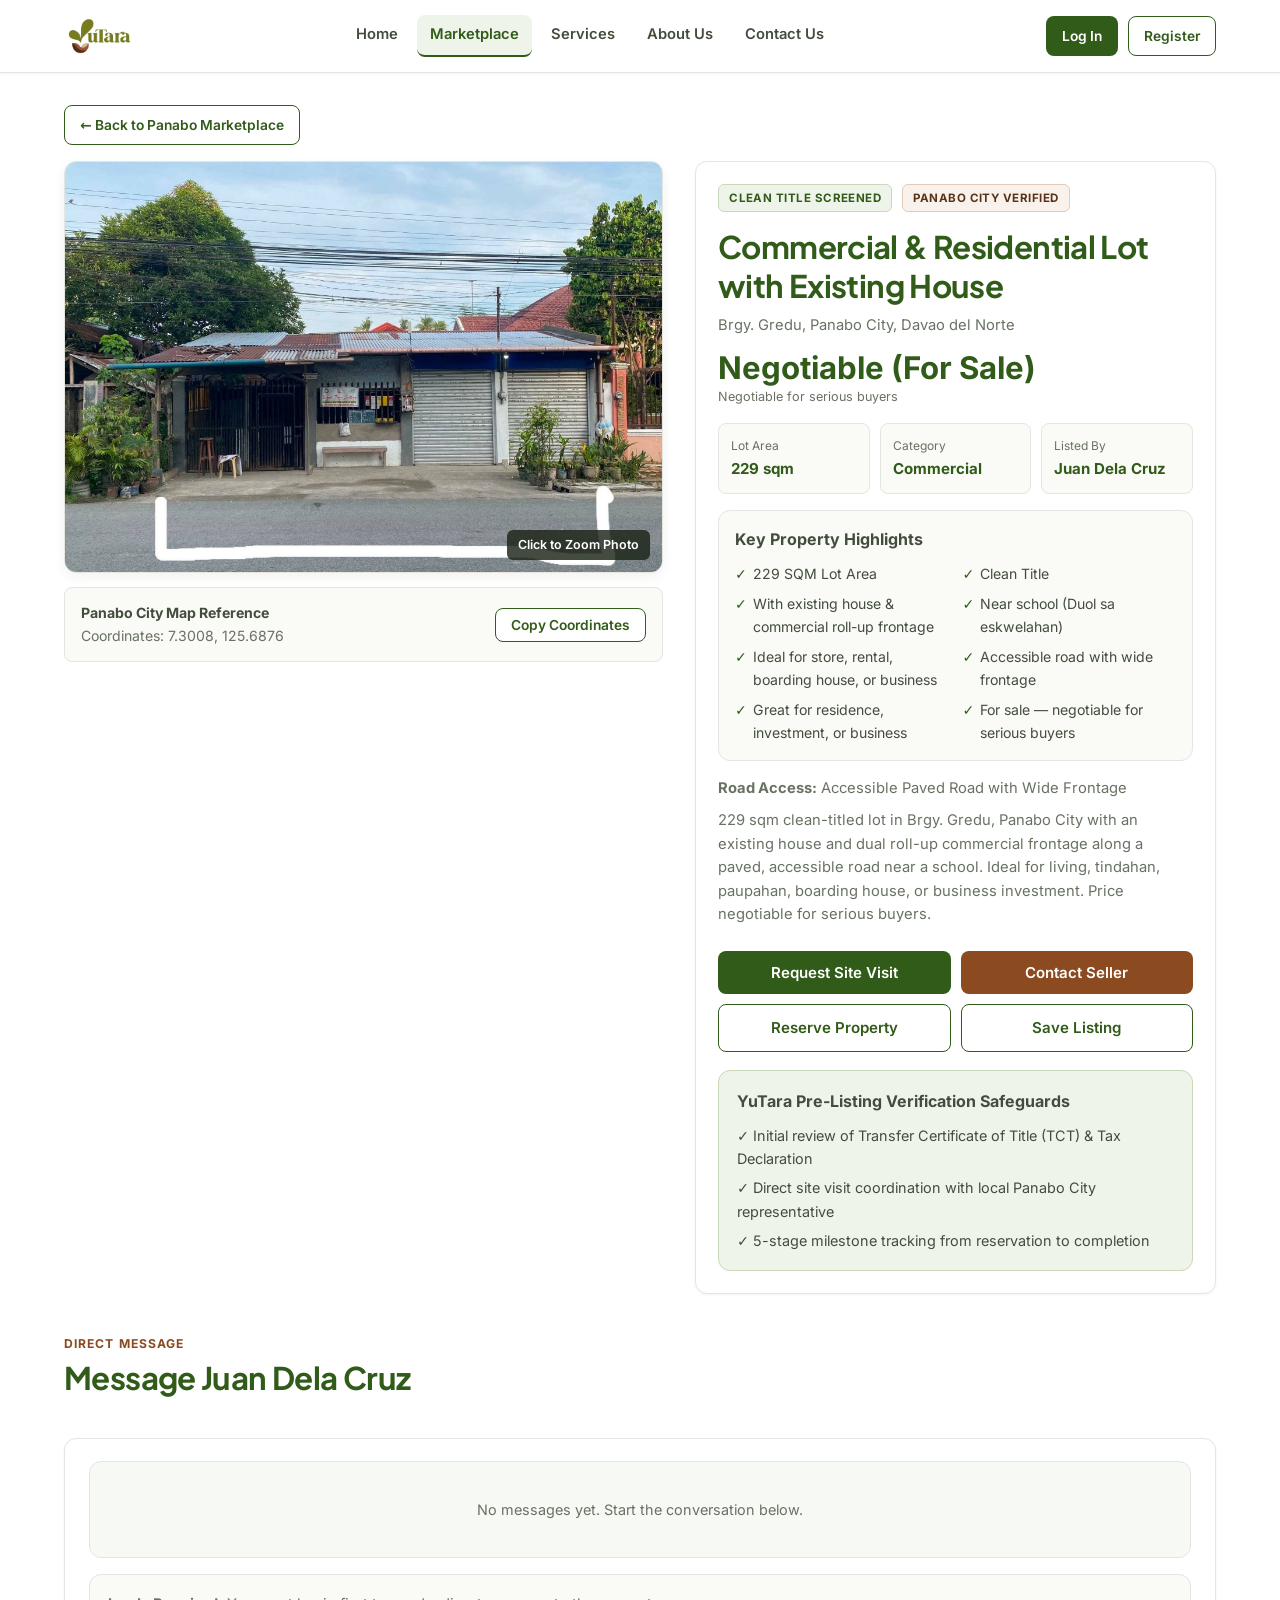
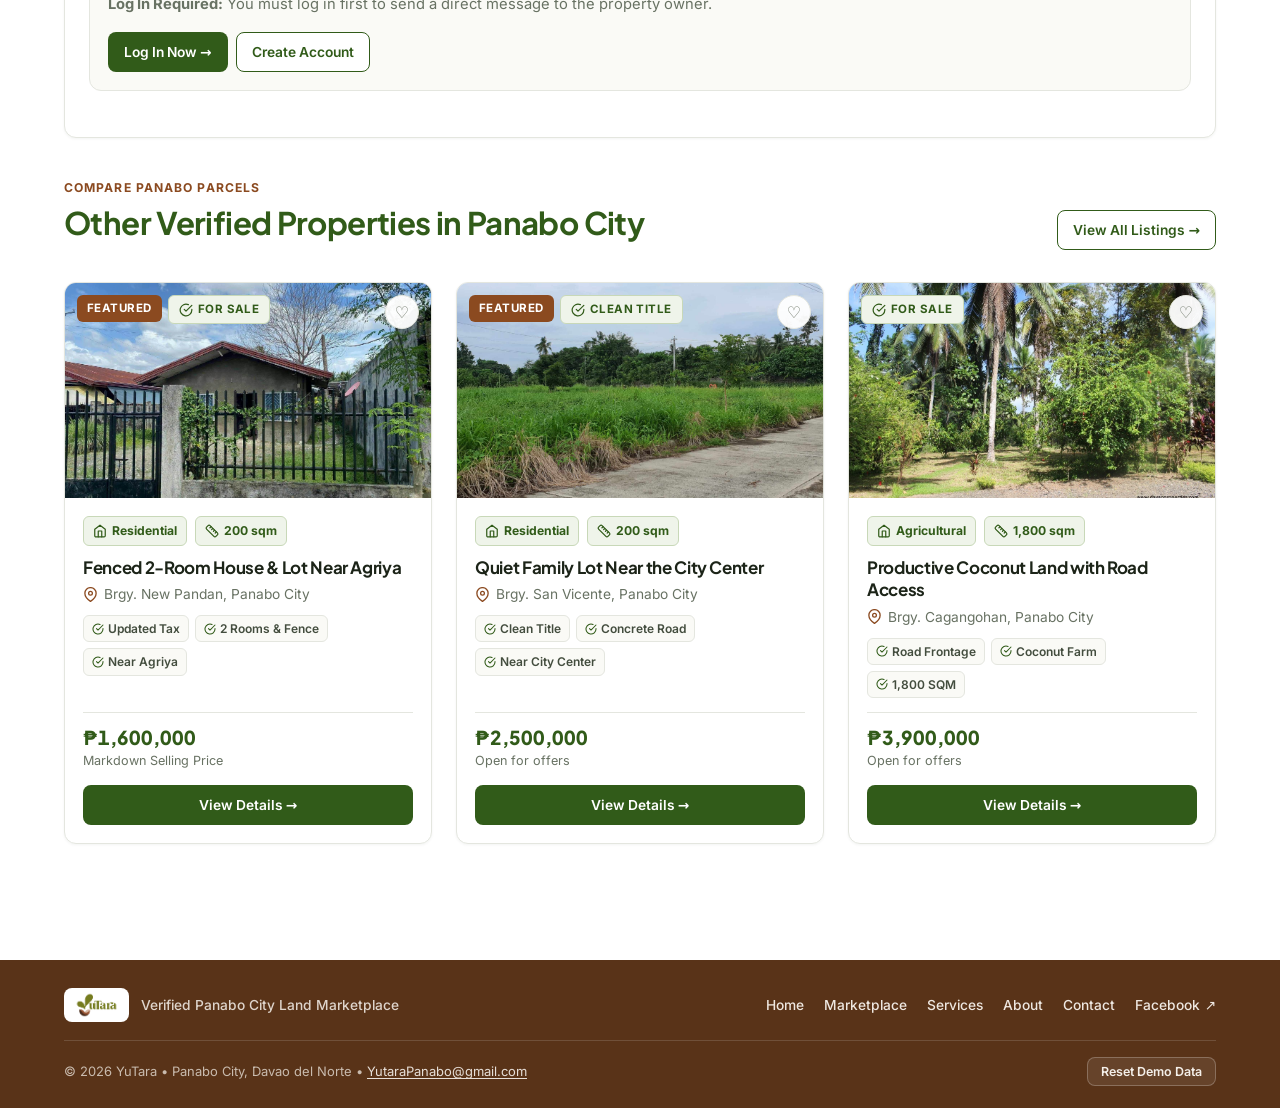
<file: property.html>
﻿<!DOCTYPE html>
<html lang="en">
<head>
  <meta charset="UTF-8" />
  <meta name="viewport" content="width=device-width, initial-scale=1.0" />
  <title>Property Details — YuTara Land Marketplace</title>
  <link rel="icon" type="image/png" href="assets/yutara-logo.png" />
  <link rel="stylesheet" href="css/base.css?v=35" />
  <link rel="stylesheet" href="css/components.css?v=35" />
  <link rel="stylesheet" href="css/pages/marketplace.css?v=35" />
  <link rel="stylesheet" href="css/utilities.css?v=35" />
</head>
<body>

  <!-- Sticky Navigation Bar -->
  <header class="site-header">
    <div class="container navbar" id="main-navbar">
      <a href="index.html" class="brand" aria-label="YuTara Home">
        <img src="assets/yutara-logo.png" alt="YuTara Logo" />
      </a>

      <button type="button" class="menu-toggle" id="menu-toggle" aria-label="Toggle Menu">&#9776; Menu</button>

      <nav class="nav-links" aria-label="Primary Navigation">
        <a href="index.html">Home</a>
        <a href="marketplace.html" class="active">Marketplace</a>
        <a href="services.html">Services</a>
        <a href="about.html">About Us</a>
        <a href="contact.html">Contact Us</a>
      </nav>

      <div class="nav-actions" id="nav-actions">
        <a href="login.html" class="btn btn-primary btn-sm">Log In</a>
        <a href="register.html" class="btn btn-register btn-sm">Register</a>
      </div>
    </div>
  </header>

  <main class="section section-top-compact" id="property-detail-root">
    <div class="container">
      <div class="mb-2">
        <a href="marketplace.html" class="btn btn-outline btn-sm">&larr; Back to Panabo Marketplace</a>
      </div>

      <div class="detail-layout">
        <!-- Left Column: Property Photo & Coordinates -->
        <div>
          <div class="detail-image-box" id="detail-photo-trigger" title="Click to enlarge property photo">
            <img id="detail-img" src="assets/panabo-lot-1.jpg" alt="Property preview" />
            <span class="zoom-hint">Click to Zoom Photo</span>
          </div>

          <div class="coords-box">
            <div>
              <strong>Panabo City Map Reference</strong>
              <div id="detail-coords" class="text-muted">Coordinates: 7.3008, 125.6876</div>
            </div>
            <button type="button" class="btn btn-outline btn-sm" id="copy-coords-btn">Copy Coordinates</button>
          </div>
        </div>

        <!-- Right Column: Specifications, Highlights & Action Buttons -->
        <div class="card">
          <div class="flex-wrap-gap mb-2">
            <span class="badge badge-green">Clean Title Screened</span>
            <span class="badge badge-brown-soft">Panabo City Verified</span>
          </div>

          <h1 id="detail-title" class="section-title">Property Title</h1>
          <p id="detail-location" class="text-muted">Brgy. Gredu, Panabo City, Davao del Norte</p>

          <div class="detail-price-box">
            <div id="detail-price" class="detail-price-main">₱0</div>
            <div id="detail-price-sqm" class="property-note">₱0 / sqm</div>
          </div>

          <div class="metrics-grid">
            <div class="metric-box">
              <span class="metric-label">Lot Area</span>
              <span id="detail-area" class="metric-value">0 sqm</span>
            </div>
            <div class="metric-box">
              <span class="metric-label">Category</span>
              <span id="detail-type" class="metric-value">Residential</span>
            </div>
            <div class="metric-box">
              <span class="metric-label">Listed By</span>
              <span id="detail-seller" class="metric-value">Seller</span>
            </div>
          </div>

          <!-- Property Highlights Checklist -->
          <div class="highlights-box">
            <strong>Key Property Highlights</strong>
            <ul id="detail-highlights" class="highlights-grid">
              <!-- Populated dynamically from js/data.js -->
            </ul>
          </div>

          <p><strong>Road Access:</strong> <span id="detail-road">Barangay Road</span></p>
          <p id="detail-desc" class="mt-1">Property description...</p>

          <!-- Primary Buyer Actions -->
          <div class="detail-action-grid mt-3">
            <button type="button" class="btn btn-primary" id="site-visit-btn">Request Site Visit</button>
            <button type="button" class="btn btn-secondary" id="contact-seller-btn">Contact Seller</button>
            <a href="reservation.html" class="btn btn-outline" id="reserve-property-link">Reserve Property</a>
            <button type="button" class="btn btn-outline" id="detail-save-btn">Save Listing</button>
          </div>

          <div class="safeguard-box">
            <strong>YuTara Pre-Listing Verification Safeguards</strong>
            <ul class="safeguard-list">
              <li>&#10003; Initial review of Transfer Certificate of Title (TCT) &amp; Tax Declaration</li>
              <li>&#10003; Direct site visit coordination with local Panabo City representative</li>
              <li>&#10003; 5-stage milestone tracking from reservation to completion</li>
            </ul>
          </div>
        </div>
      </div>

      <!-- Buyer-Seller Communication Thread -->
      <div class="mt-4" id="msg-section">
        <div class="section-header-row">
          <div>
            <span class="section-tag">Direct Message</span>
            <h2 class="section-title">Message <span id="msg-with-party">Seller</span></h2>
          </div>
        </div>
        <div class="card msg-card-shell">
          <div id="msg-thread" class="msg-thread">
            <!-- Messages populated dynamically -->
          </div>
          <div id="msg-login-prompt" class="card-soft mb-3 hidden">
            <p class="mb-2"><strong>Log In Required:</strong> You must log in first to send a direct message to the property owner.</p>
            <div class="res-login-actions">
              <a href="login.html" class="btn btn-primary btn-sm" id="msg-login-link">Log In Now &rarr;</a>
              <a href="register.html" class="btn btn-outline btn-sm">Create Account</a>
            </div>
          </div>
          <form id="msg-form" class="msg-form">
            <div id="msg-status" class="alert hidden"></div>
            <div class="form-group">
              <label class="form-label" for="msg-text">Your Message</label>
              <textarea id="msg-text" class="form-textarea" rows="3" placeholder="Ask about lot size, price, site visit, or documents..." required></textarea>
            </div>
            <div class="msg-form-footer">
              <span class="text-muted">Direct buyer-seller chat for this Panabo City parcel.</span>
              <button type="submit" class="btn btn-primary" id="msg-send-btn">Send Message &rarr;</button>
            </div>
          </form>
        </div>
      </div>

      <!-- More Panabo City Properties Section -->
      <div class="mt-4">
        <div class="section-header-row">
          <div>
            <span class="section-tag">Compare Panabo Parcels</span>
            <h2 class="section-title">Other Verified Properties in Panabo City</h2>
          </div>
          <a href="marketplace.html" class="btn btn-outline btn-sm">View All Listings &rarr;</a>
        </div>
        <div class="grid grid-3" id="related-grid"></div>
      </div>
    </div>
  </main>

  <!-- Photo Zoom Lightbox Modal -->
  <div class="modal-overlay hidden" id="photo-lightbox">
    <div class="lightbox-box">
      <button type="button" class="lightbox-close" id="lightbox-close" aria-label="Close photo">&times;</button>
      <img id="lightbox-img" src="assets/panabo-lot-1.jpg" alt="Enlarged property view" />
    </div>
  </div>

  <!-- Site Visit / Seller Inquiry Modal -->
  <div class="modal-overlay hidden" id="action-modal">
    <div class="modal-box">
      <div class="modal-header">
        <h3 id="modal-title">Request Site Visit</h3>
        <button type="button" class="btn btn-outline btn-sm" id="close-modal-btn">&times;</button>
      </div>
      <p class="mb-2">Submit your contact details to coordinate a property inspection or seller inquiry in Panabo City.</p>

      <div id="modal-status" class="alert hidden"></div>

      <form id="modal-form">
        <div class="form-group">
          <label class="form-label" for="modal-name">Your Full Name</label>
          <input type="text" id="modal-name" class="form-control" placeholder="e.g., Juan Dela Cruz" required />
        </div>
        <div class="form-group">
          <label class="form-label" for="modal-phone">Mobile Number</label>
          <input type="text" id="modal-phone" class="form-control" placeholder="e.g., 0917-123-4567" required />
        </div>
        <div class="form-group">
          <label class="form-label" for="modal-notes">Preferred Visit Date or Question</label>
          <textarea id="modal-notes" class="form-textarea" placeholder="I would like to inspect the lot boundaries and review the clean title copy this Saturday."></textarea>
        </div>
        <button type="submit" class="btn btn-primary btn-full">Submit Request</button>
      </form>
    </div>
  </div>

  <!-- Simplified Compact Footer -->
  <footer class="site-footer">
    <div class="container">
      <div class="footer-simple-top">
        <div class="footer-brand-row">
          <img src="assets/yutara-logo.png" alt="YuTara Logo" class="footer-logo" />
          <span class="footer-tagline">Verified Panabo City Land Marketplace</span>
        </div>

        <nav class="footer-inline-links" aria-label="Footer Navigation">
          <a href="index.html">Home</a>
          <a href="marketplace.html">Marketplace</a>
          <a href="services.html">Services</a>
          <a href="about.html">About</a>
          <a href="contact.html">Contact</a>
          <a href="https://www.facebook.com/people/YuTara/61596442262970/" target="_blank" rel="noopener noreferrer">Facebook &nearr;</a>
        </nav>
      </div>

      <div class="footer-bottom">
        <span>&copy; 2026 YuTara &bull; Panabo City, Davao del Norte &bull; <a href="mailto:YutaraPanabo@gmail.com" class="footer-email-link">YutaraPanabo@gmail.com</a></span>
        <button type="button" class="footer-reset-btn" id="reset-demo-btn">Reset Demo Data</button>
      </div>
    </div>
  </footer>

  <script src="js/data.js?v=35"></script>
  <script src="js/core/utils.js?v=35"></script>
  <script src="js/core/store.js?v=35"></script>
  <script src="js/core/auth.js?v=35"></script>
  <script src="js/core/ui.js?v=35"></script>
  <script src="js/pages/property.js?v=35"></script>
</body>
</html>
</file>
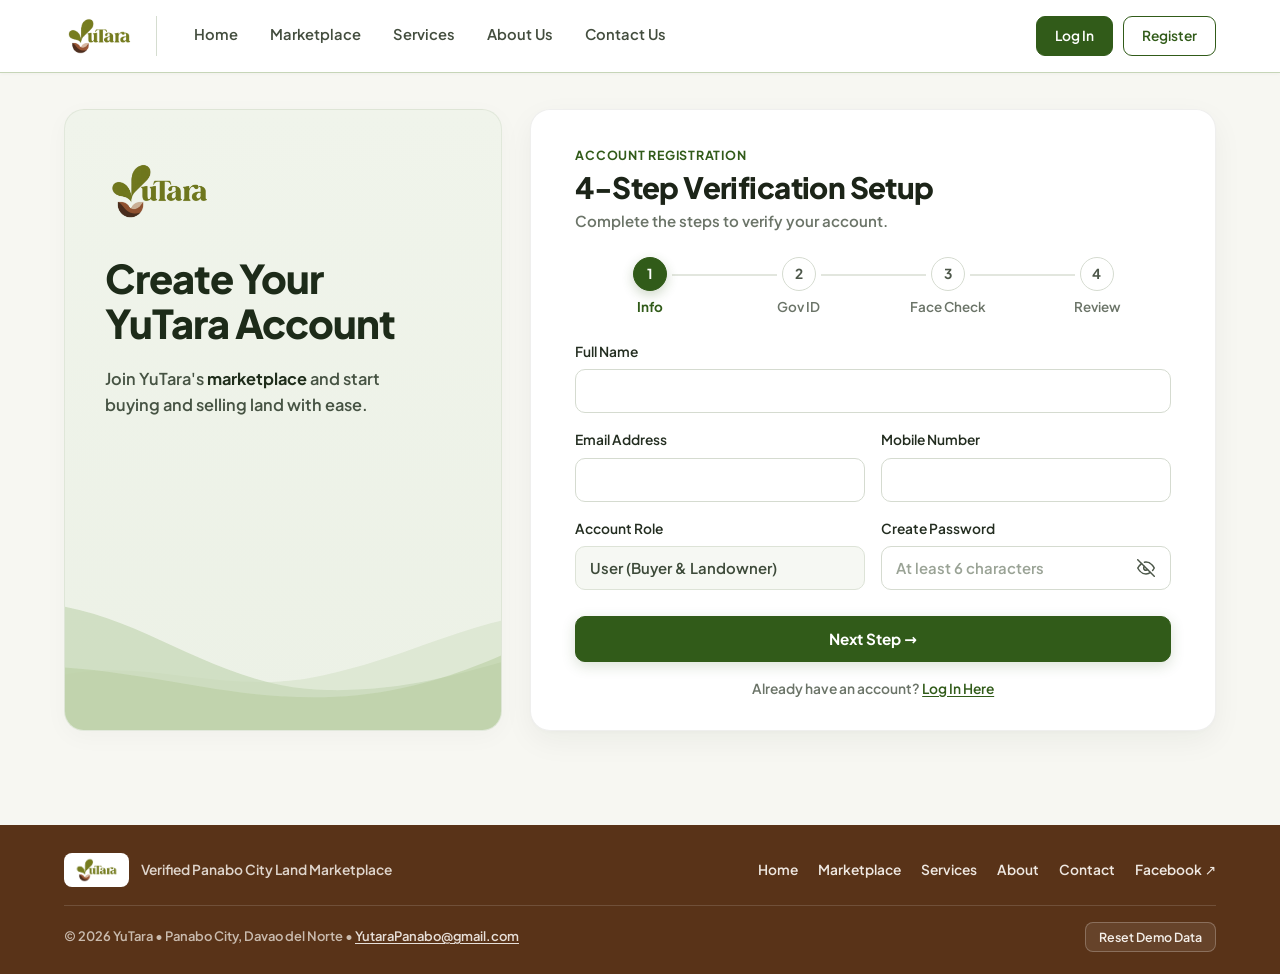
<file: register.html>
<!DOCTYPE html>
<html lang="en">
<head>
  <meta charset="UTF-8" />
  <meta name="viewport" content="width=device-width, initial-scale=1.0" />
  <title>Register — YuTara Land Marketplace</title>
  <link rel="icon" type="image/png" href="assets/yutara-logo.png" />
  <link rel="stylesheet" href="css/base.css?v=35" />
  <link rel="stylesheet" href="css/components.css?v=35" />
  <link rel="stylesheet" href="css/pages/auth.css?v=35" />
  <link rel="stylesheet" href="css/utilities.css?v=35" />
</head>
<body class="register-page-body">

  <!-- Sticky Navigation Bar -->
  <header class="site-header">
    <div class="container navbar" id="main-navbar">
      <a href="index.html" class="brand" aria-label="YuTara Home">
        <img src="assets/yutara-logo.png" alt="YuTara Logo" />
      </a>

      <button type="button" class="menu-toggle" id="menu-toggle" aria-label="Toggle Menu">&#9776; Menu</button>

      <nav class="nav-links" aria-label="Primary Navigation">
        <a href="index.html">Home</a>
        <a href="marketplace.html">Marketplace</a>
        <a href="services.html">Services</a>
        <a href="about.html">About Us</a>
        <a href="contact.html">Contact Us</a>
      </nav>

      <div class="nav-actions" id="nav-actions">
        <a href="login.html" class="btn btn-primary btn-sm">Log In</a>
        <a href="register.html" class="btn btn-register btn-sm">Register</a>
      </div>
    </div>
  </header>

  <main class="register-stage">
    <div class="container register-layout">
      <!-- Left Soft Botanical Branding Panel -->
      <section class="reg-brand-panel anim-fade-up" data-anim="ytFadeInUp" aria-label="Create Your YuTara Account">
        <!-- Layered Organic Sage Waves -->
        <svg class="reg-brand-waves" viewBox="0 0 460 190" preserveAspectRatio="none" aria-hidden="true">
          <path class="reg-wave-back" d="M0,126 C88,108 164,148 258,130 C338,114 402,78 460,64 L460,190 L0,190 Z"></path>
          <path class="reg-wave-mid" d="M0,48 C96,68 168,142 276,144 C354,146 414,126 460,112 L460,190 L0,190 Z"></path>
          <path class="reg-wave-front" d="M0,118 C108,126 196,162 308,150 C376,142 426,120 460,104 L460,190 L0,190 Z"></path>
        </svg>

        <div class="reg-brand-content">
          <img src="assets/yutara-logo.png" alt="YuTara" class="reg-brand-logo" />

          <h1 class="reg-brand-title">
            Create Your<br />YuTara Account
          </h1>

          <p class="reg-brand-subtitle">
            Join YuTara's <strong>marketplace</strong> and start buying and selling land with ease.
          </p>
        </div>
      </section>

      <!-- Right 4-Step Verification Registration Card -->
      <section class="reg-card anim-fade-up" data-anim="ytFadeInUp" aria-label="Account Registration Form">
        <span class="reg-eyebrow">Account Registration</span>
        <h2 class="reg-title">4-Step Verification Setup</h2>
        <p class="reg-subtitle">Complete the steps to verify your account.</p>

        <!-- Connected 4-Step Circular Stepper -->
        <div class="reg-stepper" role="list" aria-label="Registration progress">
          <div class="reg-step active" id="step-pill-1" role="listitem">
            <div class="reg-step-circle"><span class="reg-step-num">1</span></div>
            <span class="reg-step-label">Info</span>
          </div>
          <div class="reg-step" id="step-pill-2" role="listitem">
            <div class="reg-step-circle"><span class="reg-step-num">2</span></div>
            <span class="reg-step-label">Gov ID</span>
          </div>
          <div class="reg-step" id="step-pill-3" role="listitem">
            <div class="reg-step-circle"><span class="reg-step-num">3</span></div>
            <span class="reg-step-label">Face Check</span>
          </div>
          <div class="reg-step" id="step-pill-4" role="listitem">
            <div class="reg-step-circle"><span class="reg-step-num">4</span></div>
            <span class="reg-step-label">Review</span>
          </div>
        </div>

        <div id="reg-feedback" class="alert hidden" role="alert"></div>

        <form id="register-form" novalidate>
          <!-- Step 1: Account & Role Information -->
          <div id="reg-step-1" class="reg-step-panel">
            <div class="reg-form-group">
              <label class="reg-label" for="reg-name">Full Name</label>
              <input type="text" id="reg-name" class="reg-input"  autocomplete="name" />
            </div>

            <div class="reg-grid-2">
              <div class="reg-form-group">
                <label class="reg-label" for="reg-email">Email Address</label>
                <input type="email" id="reg-email" class="reg-input"  autocomplete="email" />
              </div>
              <div class="reg-form-group">
                <label class="reg-label" for="reg-phone">Mobile Number</label>
                <input type="text" id="reg-phone" class="reg-input" placeholder="" value="" autocomplete="tel" />
              </div>
            </div>

            <div class="reg-grid-2">
              <div class="reg-form-group">
                <label class="reg-label" for="reg-role-display">Account Role</label>
                <input
                  type="text"
                  id="reg-role-display"
                  class="reg-input reg-input-locked"
                  value="User (Buyer &amp; Landowner)"
                  readonly
                  aria-readonly="true"
                />
                <input type="hidden" id="reg-role" value="User" />
              </div>
              <div class="reg-form-group">
                <label class="reg-label" for="reg-password">Create Password</label>
                <div class="password-wrapper reg-pw-wrap">
                  <input type="password" id="reg-password" class="reg-input reg-input-pw" placeholder="At least 6 characters" value="" autocomplete="new-password" />
                  <button
                    type="button"
                    class="reg-pw-toggle"
                    data-toggle-password="reg-password"
                    data-toggle-icon="true"
                    aria-label="Show password"
                    aria-pressed="false"
                  >
                    <svg class="pw-icon-hidden" width="18" height="18" viewBox="0 0 24 24" fill="none" stroke="currentColor" stroke-width="2" stroke-linecap="round" stroke-linejoin="round" aria-hidden="true">
                      <path d="M17.94 17.94A10.07 10.07 0 0 1 12 20c-7 0-11-8-11-8a18.45 18.45 0 0 1 5.06-5.94"></path>
                      <path d="M9.9 4.24A9.12 9.12 0 0 1 12 4c7 0 11 8 11 8a18.5 18.5 0 0 1-2.16 3.19"></path>
                      <path d="M14.12 14.12a3 3 0 1 1-4.24-4.24"></path>
                      <line x1="1" y1="1" x2="23" y2="23"></line>
                    </svg>
                    <svg class="pw-icon-shown" width="18" height="18" viewBox="0 0 24 24" fill="none" stroke="currentColor" stroke-width="2" stroke-linecap="round" stroke-linejoin="round" aria-hidden="true">
                      <path d="M1 12s4-8 11-8 11 8 11 8-4 8-11 8-11-8-11-8z"></path>
                      <circle cx="12" cy="12" r="3"></circle>
                    </svg>
                  </button>
                </div>
              </div>
            </div>
          </div>

          <!-- Step 2: Government ID Upload (Simulated) -->
          <div id="reg-step-2" class="reg-step-panel hidden">
            <div class="reg-info-callout">
              <strong>Identity Screening:</strong> Select a valid Philippine government-issued ID to prevent fraudulent or anonymous property listings.
            </div>

            <div class="reg-form-group">
              <label class="reg-label" for="reg-id-type">Government ID Type</label>
              <select id="reg-id-type" class="reg-select">
                <option value="Philippine National ID (PhilSys)">Philippine National ID (PhilSys)</option>
                <option value="Driver's License (LTO)">Driver's License (LTO)</option>
                <option value="Philippine Passport">Philippine Passport</option>
                <option value="PRC / Real Estate Broker License">PRC / Real Estate Broker License</option>
              </select>
            </div>

            <div class="reg-form-group">
              <label class="reg-label" for="reg-id-num">ID Reference Number (Demo)</label>
              <input type="text" id="reg-id-num" class="reg-input" value="PHL-8842-2026-PANABO" />
            </div>
          </div>

          <!-- Step 3: Face Verification Check (Simulated) -->
          <div id="reg-step-3" class="reg-step-panel hidden">
            <div class="reg-soft-box">
              <h3 class="reg-box-title">Simulated Biometric Liveness Check</h3>
              <p class="reg-box-copy">
                In the production system, YuTara compares your live camera selfie against your submitted Government ID before allowing land listing publication or reservation booking.
              </p>
              <label class="checkbox-row reg-checkbox-row" for="reg-face-check">
                <input type="checkbox" id="reg-face-check" checked />
                <span>I confirm the simulated face verification step for this MVP prototype demo.</span>
              </label>
            </div>
          </div>

          <!-- Step 4: Summary Review -->
          <div id="reg-step-4" class="reg-step-panel hidden">
            <div class="reg-soft-box">
              <h3 class="reg-box-title">Review Your Registration Details</h3>
              <dl class="reg-review-grid">
                <div class="reg-review-row">
                  <dt>Full Name</dt>
                  <dd id="review-name"></dd>
                </div>
                <div class="reg-review-row">
                  <dt>Email Address</dt>
                  <dd id="review-email"></dd>
                </div>
                <div class="reg-review-row">
                  <dt>Mobile Number</dt>
                  <dd id="review-phone"></dd>
                </div>
                <div class="reg-review-row">
                  <dt>Selected Role</dt>
                  <dd id="review-role"></dd>
                </div>
                <div class="reg-review-row">
                  <dt>Submitted ID</dt>
                  <dd id="review-id-type"></dd>
                </div>
              </dl>
            </div>
          </div>

          <!-- Navigation Buttons -->
          <div class="reg-actions">
            <button type="button" class="btn btn-outline reg-prev-btn hidden" id="reg-prev-btn">&larr; Previous Step</button>
            <button type="button" class="btn btn-primary reg-next-btn" id="reg-next-btn">Next Step &rarr;</button>
            <button type="submit" class="btn btn-primary reg-submit-btn hidden" id="reg-submit-btn">Complete Registration &checkmark;</button>
          </div>
        </form>

        <p class="reg-login-prompt">
          Already have an account? <a href="login.html" class="reg-login-link">Log In Here</a>
        </p>
      </section>
    </div>
  </main>

  <!-- Simplified Compact Footer -->
  <footer class="site-footer">
    <div class="container">
      <div class="footer-simple-top">
        <div class="footer-brand-row">
          <img src="assets/yutara-logo.png" alt="YuTara Logo" class="footer-logo" />
          <span class="footer-tagline">Verified Panabo City Land Marketplace</span>
        </div>

        <nav class="footer-inline-links" aria-label="Footer Navigation">
          <a href="index.html">Home</a>
          <a href="marketplace.html">Marketplace</a>
          <a href="services.html">Services</a>
          <a href="about.html">About</a>
          <a href="contact.html">Contact</a>
          <a href="https://www.facebook.com/people/YuTara/61596442262970/" target="_blank" rel="noopener noreferrer">Facebook &nearr;</a>
        </nav>
      </div>

      <div class="footer-bottom">
        <span>&copy; 2026 YuTara &bull; Panabo City, Davao del Norte &bull; <a href="mailto:YutaraPanabo@gmail.com" class="footer-email-link">YutaraPanabo@gmail.com</a></span>
        <button type="button" class="footer-reset-btn" id="reset-demo-btn">Reset Demo Data</button>
      </div>
    </div>
  </footer>

  <script src="js/data.js?v=35"></script>
  <script src="js/core/utils.js?v=35"></script>
  <script src="js/core/store.js?v=35"></script>
  <script src="js/core/auth.js?v=35"></script>
  <script src="js/core/ui.js?v=35"></script>
  <script src="js/pages/register.js?v=35"></script>
</body>
</html>
</file>
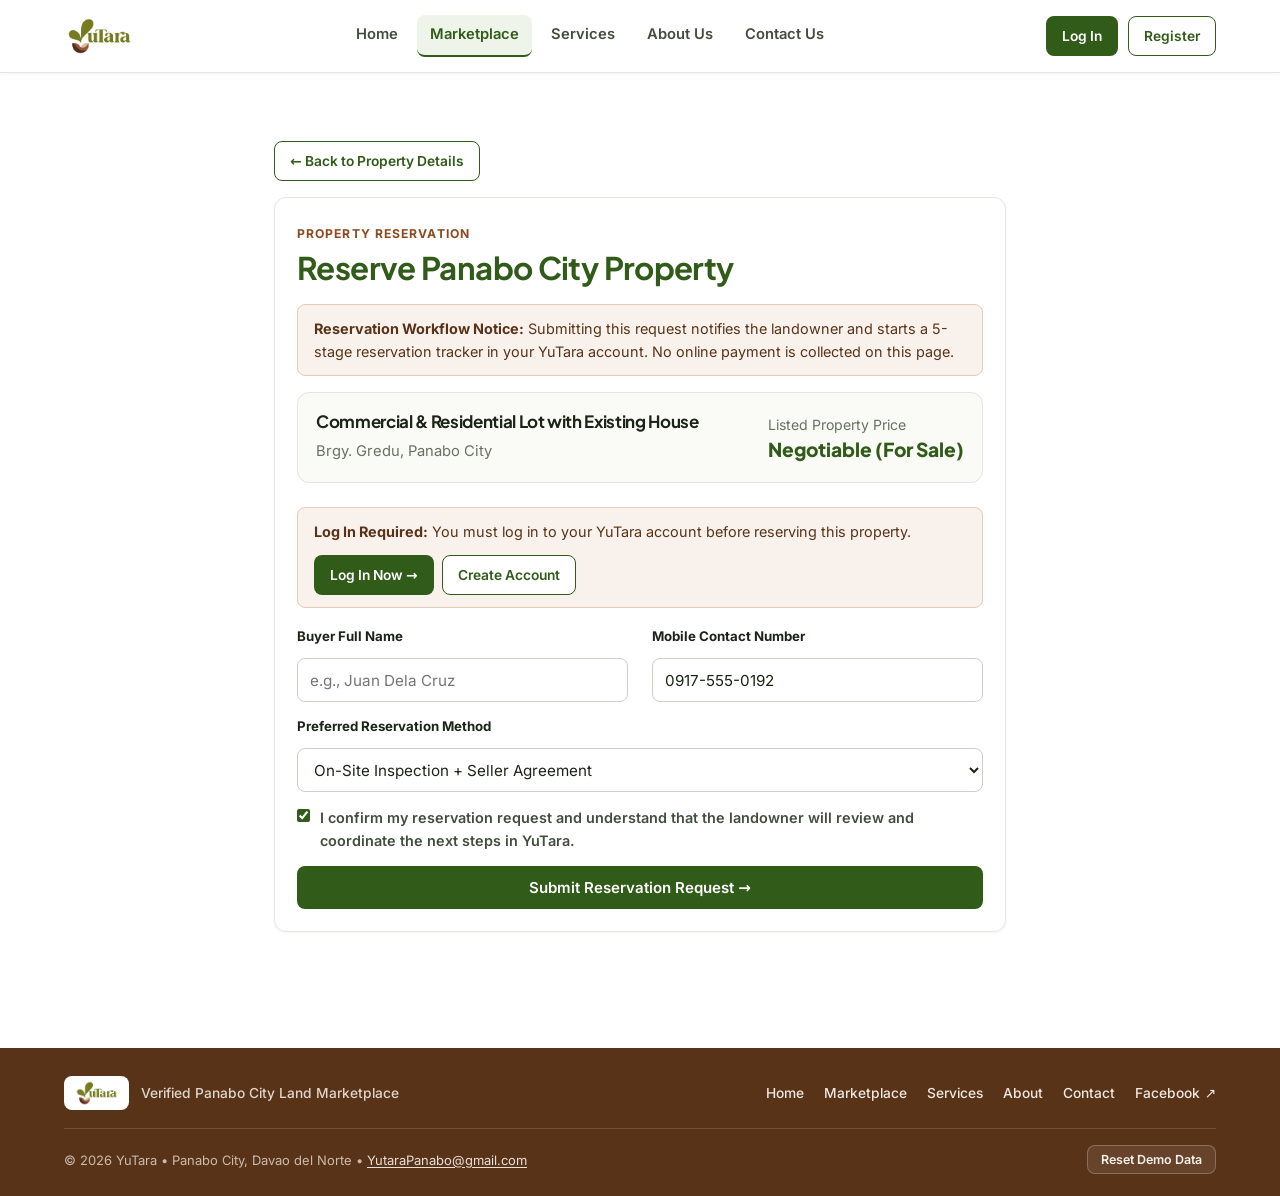
<file: reservation.html>
﻿<!DOCTYPE html>
<html lang="en">
<head>
  <meta charset="UTF-8" />
  <meta name="viewport" content="width=device-width, initial-scale=1.0" />
  <title>Property Reservation — YuTara Land Marketplace</title>
  <link rel="icon" type="image/png" href="assets/yutara-logo.png" />
  <link rel="stylesheet" href="css/base.css?v=35" />
  <link rel="stylesheet" href="css/components.css?v=35" />
  <link rel="stylesheet" href="css/pages/marketplace.css?v=35" />
  <link rel="stylesheet" href="css/utilities.css?v=35" />
</head>
<body>

  <!-- Sticky Navigation Bar -->
  <header class="site-header">
    <div class="container navbar" id="main-navbar">
      <a href="index.html" class="brand" aria-label="YuTara Home">
        <img src="assets/yutara-logo.png" alt="YuTara Logo" />
      </a>

      <button type="button" class="menu-toggle" id="menu-toggle" aria-label="Toggle Menu">&#9776; Menu</button>

      <nav class="nav-links" aria-label="Primary Navigation">
        <a href="index.html">Home</a>
        <a href="marketplace.html" class="active">Marketplace</a>
        <a href="services.html">Services</a>
        <a href="about.html">About Us</a>
        <a href="contact.html">Contact Us</a>
      </nav>

      <div class="nav-actions" id="nav-actions">
        <a href="login.html" class="btn btn-primary btn-sm">Log In</a>
        <a href="register.html" class="btn btn-register btn-sm">Register</a>
      </div>
    </div>
  </header>

  <main class="section">
    <div class="container narrow-container">
      <div class="mb-2">
        <a href="property.html" class="btn btn-outline btn-sm" id="res-back-link">&larr; Back to Property Details</a>
      </div>

      <div class="card">
        <span class="section-tag">Property Reservation</span>
        <h1 class="section-title mb-2">Reserve Panabo City Property</h1>

        <div class="alert alert-warning">
          <strong>Reservation Workflow Notice:</strong> Submitting this request notifies the landowner and starts a 5-stage reservation tracker in your YuTara account. No online payment is collected on this page.
        </div>

        <!-- Selected Property Summary -->
        <div class="card-soft mb-3">
          <div class="flex-between-wrap">
            <div>
              <h3 id="res-prop-title">Selected Panabo Property</h3>
              <p id="res-prop-location" class="text-no-margin">Brgy. New Pandan, Panabo City</p>
            </div>
            <div>
              <div class="text-muted">Listed Property Price</div>
              <div id="res-prop-price" class="property-price">₱1,600,000</div>
            </div>
          </div>
        </div>

        <!-- Login Required Reminder Banner -->
        <div id="res-login-notice" class="alert alert-warning res-login-banner">
          <div>
            <strong>Log In Required:</strong> You must log in to your YuTara account before reserving this property.
          </div>
          <div class="res-login-actions">
            <a href="login.html" class="btn btn-primary btn-sm" id="res-login-link">Log In Now &rarr;</a>
            <a href="register.html" class="btn btn-outline btn-sm">Create Account</a>
          </div>
        </div>

        <div id="res-feedback" class="alert hidden"></div>

        <form id="reservation-form">
          <div class="grid grid-2">
            <div class="form-group">
              <label class="form-label" for="res-buyer-name">Buyer Full Name</label>
              <input type="text" id="res-buyer-name" class="form-control" placeholder="e.g., Juan Dela Cruz" required />
            </div>
            <div class="form-group">
              <label class="form-label" for="res-buyer-phone">Mobile Contact Number</label>
              <input type="text" id="res-buyer-phone" class="form-control" placeholder="e.g., 0917-555-0192" value="0917-555-0192" required />
            </div>
          </div>

          <div class="form-group">
            <label class="form-label" for="res-payment-method">Preferred Reservation Method</label>
            <select id="res-payment-method" class="form-select">
              <option value="Direct On-Site Reservation">On-Site Inspection + Seller Agreement</option>
              <option value="Bank Manager's Check">Bank Manager's Check upon Closing</option>
              <option value="Reservation Hold Agreement">Reservation Hold Agreement (₱25,000)</option>
            </select>
          </div>

          <div class="form-group">
            <label class="checkbox-row" for="res-agree">
              <input type="checkbox" id="res-agree" checked required />
              <span>I confirm my reservation request and understand that the landowner will review and coordinate the next steps in YuTara.</span>
            </label>
          </div>

          <button type="submit" class="btn btn-primary btn-full">Submit Reservation Request &rarr;</button>
        </form>
      </div>
    </div>
  </main>

  <!-- Simplified Compact Footer -->
  <footer class="site-footer">
    <div class="container">
      <div class="footer-simple-top">
        <div class="footer-brand-row">
          <img src="assets/yutara-logo.png" alt="YuTara Logo" class="footer-logo" />
          <span class="footer-tagline">Verified Panabo City Land Marketplace</span>
        </div>

        <nav class="footer-inline-links" aria-label="Footer Navigation">
          <a href="index.html">Home</a>
          <a href="marketplace.html">Marketplace</a>
          <a href="services.html">Services</a>
          <a href="about.html">About</a>
          <a href="contact.html">Contact</a>
          <a href="https://www.facebook.com/people/YuTara/61596442262970/" target="_blank" rel="noopener noreferrer">Facebook &nearr;</a>
        </nav>
      </div>

      <div class="footer-bottom">
        <span>&copy; 2026 YuTara &bull; Panabo City, Davao del Norte &bull; <a href="mailto:YutaraPanabo@gmail.com" class="footer-email-link">YutaraPanabo@gmail.com</a></span>
        <button type="button" class="footer-reset-btn" id="reset-demo-btn">Reset Demo Data</button>
      </div>
    </div>
  </footer>

  <script src="js/data.js?v=35"></script>
  <script src="js/core/utils.js?v=35"></script>
  <script src="js/core/store.js?v=35"></script>
  <script src="js/core/auth.js?v=35"></script>
  <script src="js/core/ui.js?v=35"></script>
  <script src="js/pages/reservation.js?v=35"></script>
</body>
</html>
</file>
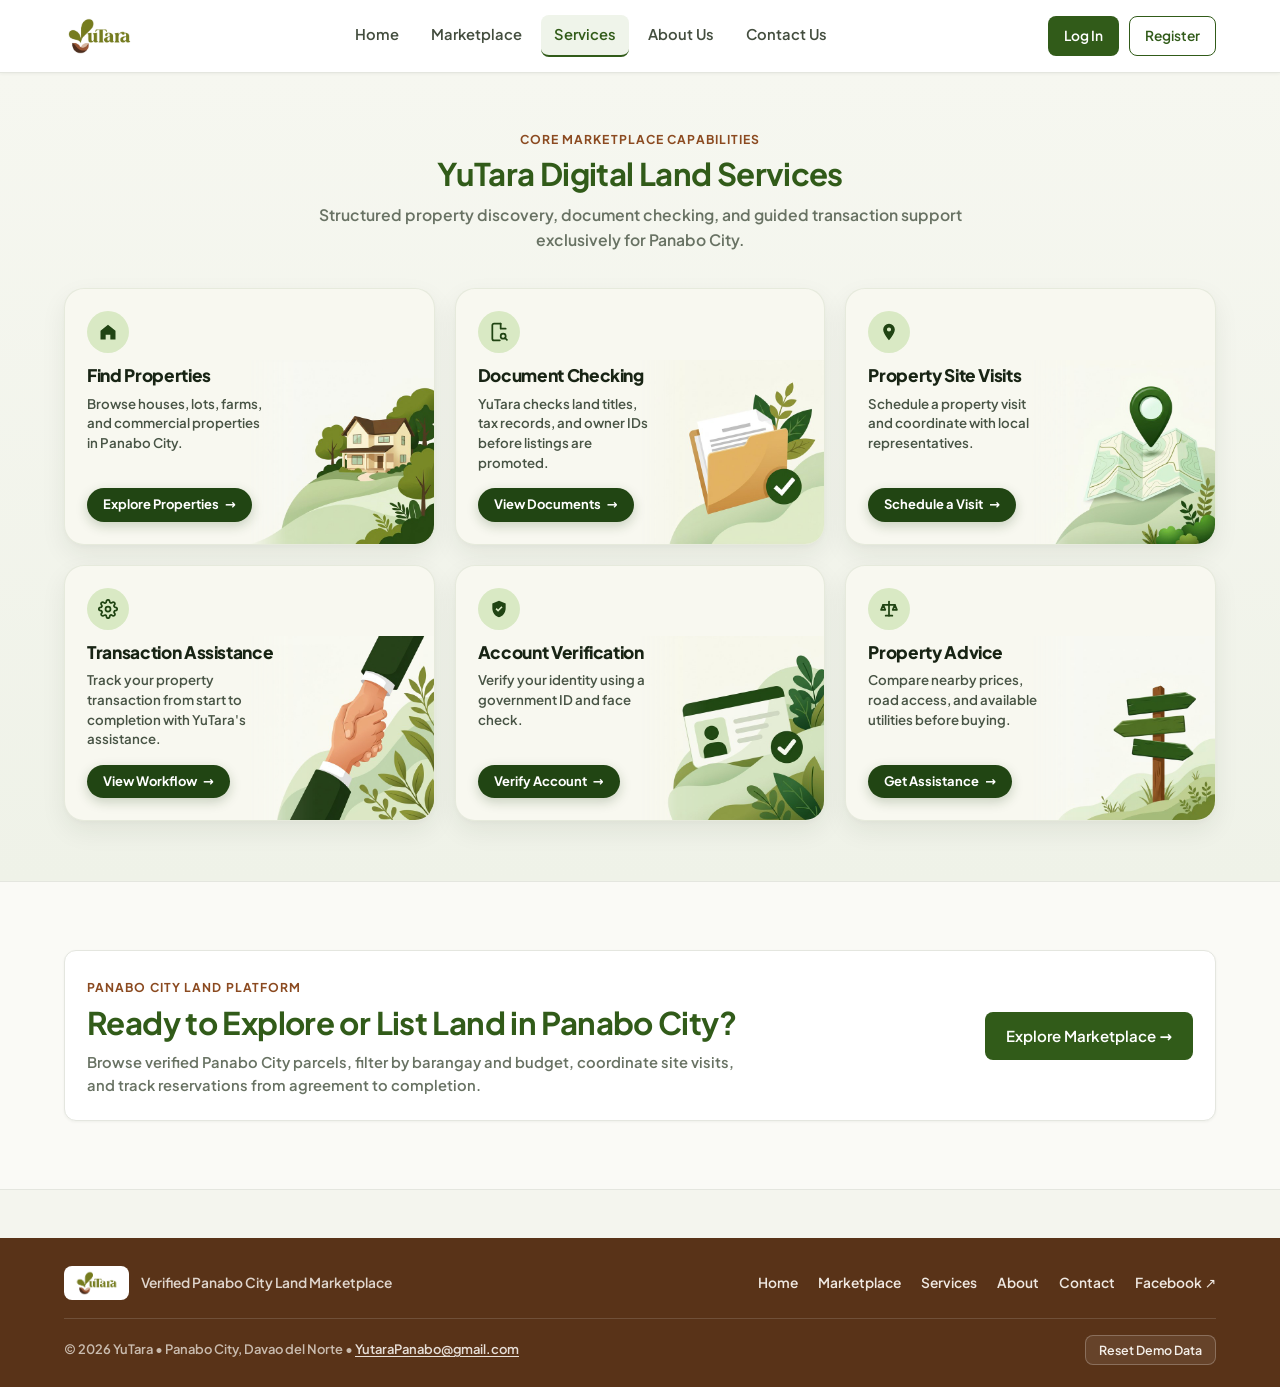
<file: services.html>
﻿<!DOCTYPE html>
<html lang="en">
<head>
  <meta charset="UTF-8" />
  <meta name="viewport" content="width=device-width, initial-scale=1.0" />
  <title>Services — YuTara Land Marketplace</title>
  <link rel="icon" type="image/png" href="assets/yutara-logo.png" />
  <link rel="stylesheet" href="css/base.css?v=35" />
  <link rel="stylesheet" href="css/components.css?v=35" />
  <link rel="stylesheet" href="css/pages/info.css?v=35" />
  <link rel="stylesheet" href="css/utilities.css?v=35" />
</head>
<body class="services-page-body">

  <!-- Sticky Navigation Bar -->
  <header class="site-header">
    <div class="container navbar" id="main-navbar">
      <a href="index.html" class="brand" aria-label="YuTara Home">
        <img src="assets/yutara-logo.png" alt="YuTara Logo" />
      </a>

      <button type="button" class="menu-toggle" id="menu-toggle" aria-label="Toggle Menu">&#9776; Menu</button>

      <nav class="nav-links" aria-label="Primary Navigation">
        <a href="index.html">Home</a>
        <a href="marketplace.html">Marketplace</a>
        <a href="services.html" class="active">Services</a>
        <a href="about.html">About Us</a>
        <a href="contact.html">Contact Us</a>
      </nav>

      <div class="nav-actions" id="nav-actions">
        <a href="login.html" class="btn btn-primary btn-sm">Log In</a>
        <a href="register.html" class="btn btn-register btn-sm">Register</a>
      </div>
    </div>
  </header>

  <main>
    <section class="section services-showcase-section">
      <div class="container">
        <div class="section-header">
          <span class="section-tag">Core Marketplace Capabilities</span>
          <h1 class="section-title">YuTara Digital Land Services</h1>
          <p class="section-subtitle">
            Structured property discovery, document checking, and guided transaction support exclusively for Panabo City.
          </p>
        </div>

        <div class="services-showcase-grid">
          <!-- 1. Find Properties -->
          <article class="svc-card anim-fade-up" data-anim="ytFadeInUp">
            <div class="svc-card-content">
              <div class="svc-icon-circle" aria-hidden="true">
                <svg width="20" height="20" viewBox="0 0 24 24" fill="currentColor">
                  <path d="M12 3.2 3 10.6V21h6.2v-5.8h5.6V21H21V10.6L12 3.2z"></path>
                </svg>
              </div>
              <h3 class="svc-card-title">Find Properties</h3>
              <p class="svc-card-desc">
                Browse houses, lots, farms, and commercial properties in Panabo City.
              </p>
              <div class="svc-card-cta">
                <a href="marketplace.html" class="svc-pill-btn">Explore Properties <span aria-hidden="true">&rarr;</span></a>
              </div>
            </div>
            <div class="svc-card-art" aria-hidden="true">
              <img src="assets/services/service-find-properties.jpg" alt="" class="svc-card-art-img" />
            </div>
          </article>

          <!-- 2. Document Checking -->
          <article class="svc-card anim-fade-up" data-anim="ytFadeInUp">
            <div class="svc-card-content">
              <div class="svc-icon-circle" aria-hidden="true">
                <svg width="20" height="20" viewBox="0 0 24 24" fill="none" stroke="currentColor" stroke-width="2.1" stroke-linecap="round" stroke-linejoin="round">
                  <path d="M14 2H6a2 2 0 0 0-2 2v16a2 2 0 0 0 2 2h7"></path>
                  <polyline points="14 2 14 8 20 8"></polyline>
                  <circle cx="17" cy="17" r="3"></circle>
                  <line x1="19.2" y1="19.2" x2="21.5" y2="21.5"></line>
                </svg>
              </div>
              <h3 class="svc-card-title">Document Checking</h3>
              <p class="svc-card-desc">
                YuTara checks land titles, tax records, and owner IDs before listings are promoted.
              </p>
              <div class="svc-card-cta">
                <a href="tracker.html?tab=panel-seller" class="svc-pill-btn">View Documents <span aria-hidden="true">&rarr;</span></a>
              </div>
            </div>
            <div class="svc-card-art" aria-hidden="true">
              <img src="assets/services/service-document-checking.jpg" alt="" class="svc-card-art-img" />
            </div>
          </article>

          <!-- 3. Property Site Visits -->
          <article class="svc-card anim-fade-up" data-anim="ytFadeInUp">
            <div class="svc-card-content">
              <div class="svc-icon-circle" aria-hidden="true">
                <svg width="20" height="20" viewBox="0 0 24 24" fill="currentColor">
                  <path d="M12 2a7 7 0 0 0-7 7c0 5.2 7 13 7 13s7-7.8 7-13a7 7 0 0 0-7-7zm0 9.5a2.5 2.5 0 1 1 0-5 2.5 2.5 0 0 1 0 5z"></path>
                </svg>
              </div>
              <h3 class="svc-card-title">Property Site Visits</h3>
              <p class="svc-card-desc">
                Schedule a property visit and coordinate with local representatives.
              </p>
              <div class="svc-card-cta">
                <a href="property.html?id=1" class="svc-pill-btn">Schedule a Visit <span aria-hidden="true">&rarr;</span></a>
              </div>
            </div>
            <div class="svc-card-art" aria-hidden="true">
              <img src="assets/services/service-site-visits.jpg" alt="" class="svc-card-art-img" />
            </div>
          </article>

          <!-- 4. Transaction Assistance -->
          <article class="svc-card anim-fade-up" data-anim="ytFadeInUp">
            <div class="svc-card-content">
              <div class="svc-icon-circle" aria-hidden="true">
                <svg width="20" height="20" viewBox="0 0 24 24" fill="none" stroke="currentColor" stroke-width="2.1" stroke-linecap="round" stroke-linejoin="round">
                  <circle cx="12" cy="12" r="3"></circle>
                  <path d="M19.4 15a1.65 1.65 0 0 0 .33 1.82l.06.06a2 2 0 1 1-2.83 2.83l-.06-.06a1.65 1.65 0 0 0-1.82-.33 1.65 1.65 0 0 0-1 1.51V21a2 2 0 1 1-4 0v-.09a1.65 1.65 0 0 0-1-1.51 1.65 1.65 0 0 0-1.82.33l-.06.06a2 2 0 1 1-2.83-2.83l.06-.06a1.65 1.65 0 0 0 .33-1.82 1.65 1.65 0 0 0-1.51-1H3a2 2 0 1 1 0-4h.09a1.65 1.65 0 0 0 1.51-1 1.65 1.65 0 0 0-.33-1.82l-.06-.06a2 2 0 1 1 2.83-2.83l.06.06a1.65 1.65 0 0 0 1.82.33h.08a1.65 1.65 0 0 0 1-1.51V3a2 2 0 1 1 4 0v.09a1.65 1.65 0 0 0 1 1.51 1.65 1.65 0 0 0 1.82-.33l.06-.06a2 2 0 1 1 2.83 2.83l-.06.06a1.65 1.65 0 0 0-.33 1.82v.08a1.65 1.65 0 0 0 1.51 1H21a2 2 0 1 1 0 4h-.09a1.65 1.65 0 0 0-1.51 1z"></path>
                </svg>
              </div>
              <h3 class="svc-card-title">Transaction Assistance</h3>
              <p class="svc-card-desc">
                Track your property transaction from start to completion with YuTara's assistance.
              </p>
              <div class="svc-card-cta">
                <a href="tracker.html" class="svc-pill-btn">View Workflow <span aria-hidden="true">&rarr;</span></a>
              </div>
            </div>
            <div class="svc-card-art" aria-hidden="true">
              <img src="assets/services/service-transaction-assistance.jpg" alt="" class="svc-card-art-img" />
            </div>
          </article>

          <!-- 5. Account Verification -->
          <article class="svc-card anim-fade-up" data-anim="ytFadeInUp">
            <div class="svc-card-content">
              <div class="svc-icon-circle" aria-hidden="true">
                <svg width="20" height="20" viewBox="0 0 24 24" fill="currentColor">
                  <path d="M12 2 4 5.4v5.8c0 5.1 3.4 9.8 8 10.8 4.6-1 8-5.7 8-10.8V5.4L12 2zm-1.1 13.4-3.1-3.1 1.4-1.4 1.7 1.7 4-4 1.4 1.4-5.4 5.4z"></path>
                </svg>
              </div>
              <h3 class="svc-card-title">Account Verification</h3>
              <p class="svc-card-desc">
                Verify your identity using a government ID and face check.
              </p>
              <div class="svc-card-cta">
                <a href="register.html" class="svc-pill-btn">Verify Account <span aria-hidden="true">&rarr;</span></a>
              </div>
            </div>
            <div class="svc-card-art" aria-hidden="true">
              <img src="assets/services/service-account-verification.jpg" alt="" class="svc-card-art-img" />
            </div>
          </article>

          <!-- 6. Property Advice -->
          <article class="svc-card anim-fade-up" data-anim="ytFadeInUp">
            <div class="svc-card-content">
              <div class="svc-icon-circle" aria-hidden="true">
                <svg width="20" height="20" viewBox="0 0 24 24" fill="none" stroke="currentColor" stroke-width="2.1" stroke-linecap="round" stroke-linejoin="round">
                  <line x1="12" y1="3" x2="12" y2="20"></line>
                  <line x1="8" y1="20" x2="16" y2="20"></line>
                  <line x1="5" y1="7" x2="19" y2="7"></line>
                  <path d="M5 7 2.5 13h5L5 7z"></path>
                  <path d="M19 7l-2.5 6h5L19 7z"></path>
                </svg>
              </div>
              <h3 class="svc-card-title">Property Advice</h3>
              <p class="svc-card-desc">
                Compare nearby prices, road access, and available utilities before buying.
              </p>
              <div class="svc-card-cta">
                <a href="contact.html" class="svc-pill-btn">Get Assistance <span aria-hidden="true">&rarr;</span></a>
              </div>
            </div>
            <div class="svc-card-art" aria-hidden="true">
              <img src="assets/services/service-property-advice.jpg" alt="" class="svc-card-art-img" />
            </div>
          </article>
        </div>
      </div>
    </section>

    <!-- Panabo City Marketplace Callout Banner -->
    <section class="section section-alt">
      <div class="container">
        <div class="card">
          <div class="flex-between-wrap">
            <div>
              <span class="section-tag">Panabo City Land Platform</span>
              <h2 class="section-title">Ready to Explore or List Land in Panabo City?</h2>
              <p class="section-subtitle">
                Browse verified Panabo City parcels, filter by barangay and budget, coordinate site visits, and track reservations from agreement to completion.
              </p>
            </div>
            <a href="marketplace.html" class="btn btn-primary">Explore Marketplace &rarr;</a>
          </div>
        </div>
      </div>
    </section>
  </main>

  <!-- Simplified Compact Footer -->
  <footer class="site-footer">
    <div class="container">
      <div class="footer-simple-top">
        <div class="footer-brand-row">
          <img src="assets/yutara-logo.png" alt="YuTara Logo" class="footer-logo" />
          <span class="footer-tagline">Verified Panabo City Land Marketplace</span>
        </div>

        <nav class="footer-inline-links" aria-label="Footer Navigation">
          <a href="index.html">Home</a>
          <a href="marketplace.html">Marketplace</a>
          <a href="services.html">Services</a>
          <a href="about.html">About</a>
          <a href="contact.html">Contact</a>
          <a href="https://www.facebook.com/people/YuTara/61596442262970/" target="_blank" rel="noopener noreferrer">Facebook &nearr;</a>
        </nav>
      </div>

      <div class="footer-bottom">
        <span>&copy; 2026 YuTara &bull; Panabo City, Davao del Norte &bull; <a href="mailto:YutaraPanabo@gmail.com" class="footer-email-link">YutaraPanabo@gmail.com</a></span>
        <button type="button" class="footer-reset-btn" id="reset-demo-btn">Reset Demo Data</button>
      </div>
    </div>
  </footer>

  <script src="js/data.js?v=35"></script>
  <script src="js/core/utils.js?v=35"></script>
  <script src="js/core/store.js?v=35"></script>
  <script src="js/core/auth.js?v=35"></script>
  <script src="js/core/ui.js?v=35"></script>
</body>
</html>
</file>
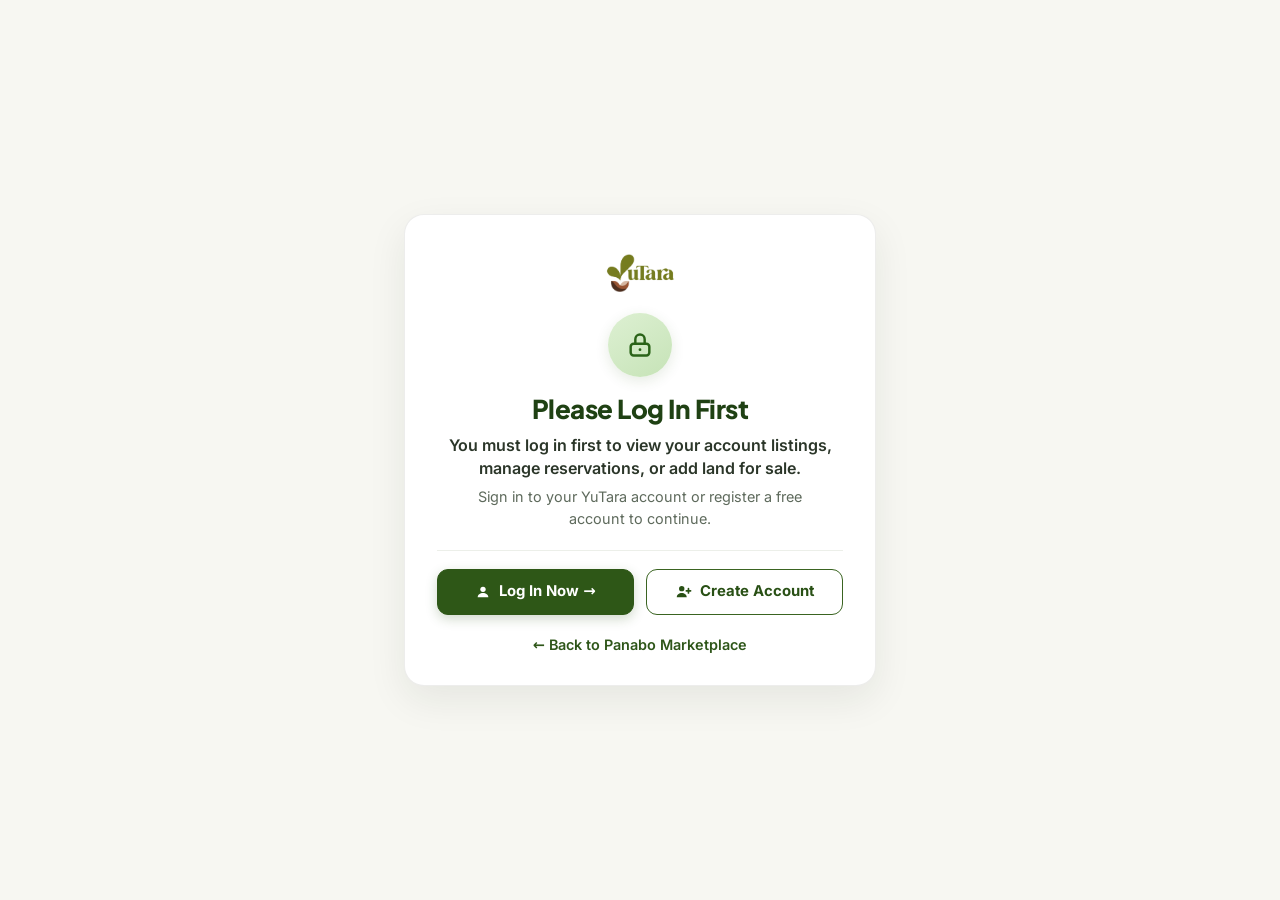
<file: tracker.html>
﻿<!DOCTYPE html>
<html lang="en">
<head>
  <meta charset="UTF-8" />
  <meta name="viewport" content="width=device-width, initial-scale=1.0" />
  <title>YuTara | Workspace</title>
  <link rel="icon" type="image/png" href="assets/yutara-logo.png" />
  <link rel="stylesheet" href="css/base.css?v=35" />
  <link rel="stylesheet" href="css/components.css?v=35" />
  <link rel="stylesheet" href="css/pages/workspace.css?v=35" />
  <link rel="stylesheet" href="css/utilities.css?v=35" />
</head>
<body>

  <div class="workspace-shell" id="workspace-shell">
    <!-- Mobile Drawer Backdrop (Shown below 960px when drawer is open) -->
    <div class="sidebar-mobile-backdrop" id="sidebar-mobile-backdrop"></div>

    <!-- Mobile / Tablet Sticky Header Bar (Shown below 960px) -->
    <header class="mobile-workspace-topbar">
      <div class="mobile-topbar-brand">
        <button type="button" class="mobile-drawer-btn" id="mobile-sidebar-btn" aria-label="Open Navigation Menu" title="Open Menu">
          <svg class="sidebar-nav-icon" viewBox="0 0 24 24" aria-hidden="true">
            <line x1="3" y1="6" x2="21" y2="6"></line>
            <line x1="3" y1="12" x2="21" y2="12"></line>
            <line x1="3" y1="18" x2="21" y2="18"></line>
          </svg>
        </button>
        <img src="assets/yutara-logo.png" alt="Brand Logo" id="mobile-topbar-logo" class="mobile-topbar-logo" />
        <span id="mobile-topbar-title">Workspace</span>
      </div>
      <button type="button" class="mobile-drawer-btn" id="mobile-logout-btn" aria-label="Log out" title="Log out">
        <svg class="sidebar-nav-icon" viewBox="0 0 24 24" aria-hidden="true">
          <path d="M9 21H5a2 2 0 0 1-2-2V5a2 2 0 0 1 2-2h4"></path>
          <polyline points="16 17 21 12 16 7"></polyline>
          <line x1="21" y1="12" x2="9" y2="12"></line>
        </svg>
      </button>
    </header>

    <!-- Collapsible Full-Height Left Sidebar Navigation (2-Role Strict: Admin & User) -->
    <aside class="workspace-sidebar" id="workspace-sidebar" aria-label="Workspace Navigation">
      <div>
        <div class="sidebar-brand-box">
          <div class="sidebar-top-row">
            <a href="marketplace.html" id="sidebar-brand-link" title="Dashboard Home">
              <img src="assets/yutara-logo.png" alt="Logo" id="sidebar-logo-img" class="sidebar-logo-img" />
            </a>
            <button type="button" class="sidebar-collapse-btn" id="sidebar-collapse-btn" aria-label="Toggle Sidebar" title="Collapse / Expand Sidebar">
              <svg class="sidebar-nav-icon" viewBox="0 0 24 24" aria-hidden="true">
                <rect x="3" y="3" width="18" height="18" rx="2" ry="2"></rect>
                <line x1="9" y1="3" x2="9" y2="21"></line>
              </svg>
            </button>
          </div>
          <div class="sidebar-brand-sub" id="sidebar-brand-sub">Yuta ba? YuTara!</div>
        </div>

        <div class="sidebar-group-title" id="sidebar-group-title">Navigation</div>
        <ul class="sidebar-nav-list" id="workflow-tabs">
          <li id="nav-item-home" class="hidden">
            <a href="index.html" class="sidebar-nav-btn" title="Home">
              <svg class="sidebar-nav-icon" viewBox="0 0 24 24" aria-hidden="true">
                <path d="m3 9 9-7 9 7v11a2 2 0 0 1-2 2H5a2 2 0 0 1-2-2z"></path>
                <polyline points="9 22 9 12 15 12 15 22"></polyline>
              </svg>
              <span class="sidebar-nav-label">Home</span>
            </a>
          </li>
          <li id="nav-item-marketplace">
            <a href="marketplace.html" class="sidebar-nav-btn" title="Marketplace">
              <svg class="sidebar-nav-icon" viewBox="0 0 24 24" aria-hidden="true">
                <path d="M6 2 3 6v14a2 2 0 0 0 2 2h14a2 2 0 0 0 2-2V6l-3-4z"></path>
                <line x1="3" y1="6" x2="21" y2="6"></line>
                <path d="M16 10a4 4 0 0 1-8 0"></path>
              </svg>
              <span class="sidebar-nav-label">Marketplace</span>
            </a>
          </li>
          <!-- Admin Links (Strictly Modify Accounts + Edit/Delete Properties) -->
          <li id="nav-item-admin-accounts" class="hidden">
            <button type="button" class="sidebar-nav-btn" data-tab="panel-accounts" id="tab-btn-accounts" title="Modify Accounts & Overview">
              <svg class="sidebar-nav-icon" viewBox="0 0 24 24" aria-hidden="true">
                <path d="M16 21v-2a4 4 0 0 0-4-4H6a4 4 0 0 0-4 4v2"></path>
                <circle cx="9" cy="7" r="4"></circle>
                <path d="M22 21v-2a4 4 0 0 0-3-3.87"></path>
                <path d="M16 3.13a4 4 0 0 1 0 7.75"></path>
              </svg>
              <span class="sidebar-nav-label">Modify Accounts &amp; Overview</span>
            </button>
          </li>
          <!-- User Links (Strictly Marketplace + Account Listings) -->
          <li id="nav-item-user-props">
            <button type="button" class="sidebar-nav-btn active" data-tab="panel-buyer" id="tab-btn-buyer" title="My Account Listings">
              <svg class="sidebar-nav-icon" viewBox="0 0 24 24" aria-hidden="true">
                <rect x="3" y="3" width="7" height="7"></rect>
                <rect x="14" y="3" width="7" height="7"></rect>
                <rect x="14" y="14" width="7" height="7"></rect>
                <rect x="3" y="14" width="7" height="7"></rect>
              </svg>
              <span class="sidebar-nav-label">My Account Listings</span>
            </button>
          </li>
          <li id="nav-item-user-sell">
            <button type="button" class="sidebar-nav-btn" data-tab="panel-seller" id="tab-btn-seller" title="Land Properties">
              <svg class="sidebar-nav-icon" viewBox="0 0 24 24" aria-hidden="true">
                <path d="M14.5 2H6a2 2 0 0 0-2 2v16a2 2 0 0 0 2 2h12a2 2 0 0 0 2-2V7.5L14.5 2z"></path>
                <polyline points="14 2 14 8 20 8"></polyline>
                <line x1="12" y1="18" x2="12" y2="12"></line>
                <line x1="9" y1="15" x2="15" y2="15"></line>
              </svg>
              <span class="sidebar-nav-label" id="tab-btn-seller-label">Add Land for Sale</span>
            </button>
          </li>
        </ul>
      </div>

      <!-- Bottom User / Admin Profile & Logout -->
      <div class="sidebar-footer-box">
        <div class="sidebar-profile-card" title="Signed-in Account">
          <div class="sidebar-avatar" id="sidebar-avatar">JD</div>
          <div class="sidebar-profile-meta">
            <div class="sidebar-profile-name" id="active-account-display">Juan Dela Cruz</div>
            <div class="sidebar-profile-email" id="sidebar-profile-email">user@yutara.ph</div>
          </div>
        </div>
        <button type="button" class="sidebar-logout-btn" id="sidebar-logout-btn" title="Log out">
          <svg class="sidebar-nav-icon" viewBox="0 0 24 24" aria-hidden="true">
            <path d="M9 21H5a2 2 0 0 1-2-2V5a2 2 0 0 1 2-2h4"></path>
            <polyline points="16 17 21 12 16 7"></polyline>
            <line x1="21" y1="12" x2="9" y2="12"></line>
          </svg>
          <span class="sidebar-logout-label">Log out</span>
        </button>
      </div>
    </aside>

    <!-- Main Right Workspace Content -->
    <main class="workspace-main">
      <div id="rbac-alert" class="alert alert-error hidden"></div>

      <!-- PANEL 1: USER WORKSPACE (Can ONLY view Marketplace & his own account listings) -->
      <div id="panel-buyer" class="tab-panel anim-tab-enter" data-anim="ytTabEnter">
        <div class="workspace-eyebrow" id="dashboard-role-tag">User Account Workspace</div>
        <h1 class="workspace-title" id="dashboard-heading">Welcome back, Juan Dela Cruz!</h1>
        <p class="workspace-subtitle" id="dashboard-subtitle">
          Browse the Panabo City Marketplace and track your own account land listings and reservations in one place.
        </p>

        <div class="kpi-grid-3">
          <div class="kpi-box anim-card" data-anim="hover-lift">
            <span class="kpi-label">Saved Marketplace Lots</span>
            <strong class="kpi-value" id="user-stat-saved">0</strong>
          </div>
          <div class="kpi-box anim-card" data-anim="hover-lift">
            <span class="kpi-label">My Account Listings</span>
            <strong class="kpi-value" id="user-stat-onsale">2</strong>
          </div>
          <div class="kpi-box anim-card" data-anim="hover-lift">
            <span class="kpi-label">Account Role</span>
            <strong class="kpi-value-role" id="user-stat-role">USER</strong>
          </div>
        </div>

        <div class="mb-4">
          <div class="flex-between-wrap mb-2">
            <div>
              <div class="workspace-eyebrow">Your Account Property Inventory</div>
              <h2 class="section-title">My Account Land Listings</h2>
            </div>
            <div class="flex-wrap-gap">
              <a href="marketplace.html" class="btn btn-outline btn-sm">Explore Marketplace &rarr;</a>
              <button type="button" class="btn btn-primary btn-sm" id="user-go-submit-btn">+ Add Land for Sale</button>
            </div>
          </div>
          <div class="grid grid-2" id="user-land-grid">
            <!-- Populated dynamically with ONLY this account's listings via js/pages/tracker-reservations.js -->
          </div>
        </div>

        <div>
          <div class="workspace-eyebrow">Reserved Land &amp; Milestone Status</div>
          <h2 class="section-title mb-2">My Active Reservations</h2>
          <div id="buyer-tracker-list">
            <!-- Populated dynamically via js/pages/tracker-reservations.js -->
          </div>
        </div>
      </div>

      <!-- PANEL 2: ADMIN PORTAL (Strictly Modify Accounts & Edit/Delete Properties ONLY) -->
      <div id="panel-accounts" class="tab-panel hidden anim-tab-enter" data-anim="ytTabEnter">
        <div class="workspace-eyebrow">Admin Workspace &middot; Account Modification &amp; Property Edit/Delete Only</div>
        <h1 class="workspace-title">Admin Portal</h1>
        <p class="workspace-subtitle">
          Modify user and admin accounts, or edit and delete land property listings.
        </p>

        <div class="kpi-grid-4 mt-2">
          <div class="kpi-box anim-card" data-anim="hover-lift">
            <span class="kpi-label">Total Properties</span>
            <strong class="kpi-value" id="admin-stat-total">6</strong>
          </div>
          <div class="kpi-box anim-card" data-anim="hover-lift">
            <span class="kpi-label">Active Listings</span>
            <strong class="kpi-value" id="admin-stat-open">6</strong>
          </div>
          <div class="kpi-box anim-card" data-anim="hover-lift">
            <span class="kpi-label">Total Accounts</span>
            <strong class="kpi-value" id="admin-stat-accounts">2</strong>
          </div>
          <div class="kpi-box anim-card" data-anim="hover-lift">
            <span class="kpi-label">Suspended Accounts</span>
            <strong class="kpi-value" id="admin-stat-pending">0</strong>
          </div>
        </div>

        <!-- Direct Account Provisioning / Modification Box -->
        <div class="provisioning-card">
          <div class="workspace-eyebrow">Account Provisioning</div>
          <h2 class="section-title">Create New Account</h2>
          <p class="text-muted">Create an account or modify existing account roles and statuses in the table below.</p>

          <form id="admin-provision-form" class="provision-form-grid">
            <div>
              <label class="form-label" for="prov-role">Account Role</label>
              <select id="prov-role" class="form-select">
                <option value="User">User Account (USER)</option>
                <option value="Admin">Admin Account (ADMIN)</option>
              </select>
            </div>
            <div>
              <label class="form-label" for="prov-name">Full Name</label>
              <input type="text" id="prov-name" class="form-control" placeholder="e.g. Ana Reyes" required />
            </div>
            <div>
              <label class="form-label" for="prov-email">Email</label>
              <input type="email" id="prov-email" class="form-control" placeholder="ana@yutara.ph" required />
            </div>
            <div>
              <label class="form-label" for="prov-pass">Password</label>
              <input type="password" id="prov-pass" class="form-control" placeholder="Min. 4 chars" required />
            </div>
            <div>
              <button type="submit" class="btn btn-primary btn-full">+ Create Account</button>
            </div>
          </form>
        </div>

        <!-- Modify Accounts Table -->
        <div class="data-table-card">
          <div class="flex-between-wrap">
            <div>
              <div class="workspace-eyebrow">Account Management</div>
              <h2 class="section-title">Modify Accounts</h2>
            </div>
            <p class="text-muted">Update account roles, toggle Approved/Suspended status, or remove custom accounts.</p>
          </div>

          <table class="data-table">
            <thead>
              <tr>
                <th>Name</th>
                <th>Email</th>
                <th>Modify Role</th>
                <th>Account Status</th>
                <th>Actions</th>
              </tr>
            </thead>
            <tbody id="admin-accounts-tbody">
              <!-- Populated dynamically via js/pages/tracker-admin.js -->
            </tbody>
          </table>
        </div>

        <!-- Admin Property Edit / Delete Inventory Table -->
        <div class="data-table-card">
          <div class="flex-between-wrap">
            <div>
              <div class="workspace-eyebrow">Property Moderation &middot; Edit &amp; Delete Only</div>
              <h2 class="section-title">Edit or Delete Properties</h2>
            </div>
            <div class="flex-wrap-gap">
              <button type="button" class="btn btn-outline btn-sm" id="admin-reset-data-btn">Reset Demo Data</button>
            </div>
          </div>

          <table class="data-table">
            <thead>
              <tr>
                <th>Property</th>
                <th>Location &amp; Type</th>
                <th>Price &amp; Lot Area</th>
                <th>Listing Status</th>
                <th>Actions</th>
              </tr>
            </thead>
            <tbody id="admin-overview-listings-tbody">
              <!-- Populated dynamically via js/pages/tracker-admin.js -->
            </tbody>
          </table>
        </div>
      </div>

      <!-- PANEL 3: USER SUBMIT LAND LISTING / ADMIN EDIT-ONLY PROPERTY EDITOR -->
      <div id="panel-seller" class="tab-panel hidden anim-tab-enter" data-anim="ytTabEnter">
        <div class="data-table-card hidden" id="admin-crud-card">
          <div class="flex-between-wrap mb-2">
            <div>
              <div class="workspace-eyebrow">Admin Property Moderation</div>
              <h2 class="section-title">Select a Property to Edit or Delete</h2>
            </div>
            <div class="flex-wrap-gap">
              <span class="badge badge-green" id="managed-prop-count">6 Listings</span>
              <button type="button" class="btn btn-secondary btn-sm" id="reset-demo-btn">Reset Demo Data</button>
            </div>
          </div>
          <div id="managed-properties-list">
            <!-- Populated dynamically via js/pages/tracker-listings.js for Admin role only -->
          </div>
        </div>

        <div class="card seller-form-shell" id="seller-form-card">
          <div class="seller-form-header">
            <div class="seller-header-left">
              <span class="seller-header-icon" aria-hidden="true">
                <svg width="20" height="20" viewBox="0 0 24 24" fill="none" stroke="currentColor" stroke-width="2.1" stroke-linecap="round" stroke-linejoin="round">
                  <path d="M21 10c0 7-9 13-9 13s-9-6-9-13a9 9 0 0 1 18 0z"></path>
                  <circle cx="12" cy="10" r="3"></circle>
                </svg>
              </span>
              <div>
                <div class="workspace-eyebrow" id="seller-form-tag">Add Land for Sale</div>
                <h2 class="section-title seller-form-title" id="seller-form-heading">Add Land for Sale in Panabo City</h2>
                <p class="seller-form-subtitle" id="seller-form-subtitle">
                  Enter your Panabo City land details to publish your listing directly to the Marketplace.
                </p>
              </div>
            </div>
            <button type="button" class="btn btn-outline btn-sm hidden" id="seller-cancel-edit-btn">Cancel Edit</button>
          </div>

          <div id="seller-lifecycle-bar" class="seller-lifecycle-bar" aria-label="Listing and Transaction Process">
            <div class="lifecycle-step active"><span class="lifecycle-dot">1</span><span>Add Land Details</span></div>
            <span class="lifecycle-arrow" aria-hidden="true">&rarr;</span>
            <div class="lifecycle-step active"><span class="lifecycle-dot">2</span><span>Live on Marketplace</span></div>
            <span class="lifecycle-arrow" aria-hidden="true">&rarr;</span>
            <div class="lifecycle-step"><span class="lifecycle-dot">3</span><span>Buyer &amp; Seller Chat</span></div>
            <span class="lifecycle-arrow" aria-hidden="true">&rarr;</span>
            <div class="lifecycle-step"><span class="lifecycle-dot">4</span><span>Deal Completed</span></div>
          </div>

          <div id="admin-edit-only-notice" class="alert alert-warning hidden">
            Admin Restriction: Administrators can only <strong>Edit</strong> or <strong>Delete</strong> existing properties. Click <strong>Edit</strong> on any listing above to load it into this editor.
          </div>

          <div id="seller-feedback" class="alert hidden"></div>

          <form id="seller-intake-form" class="seller-intake-form">
            <input type="hidden" id="seller-edit-id" value="" />

            <!-- Section 1: Parcel Details -->
            <div class="seller-step-group">
              <div class="seller-step-heading">
                <span class="seller-step-num">1</span>
                <span>Property Details</span>
              </div>

              <div class="grid grid-2">
                <div class="form-group">
                  <label class="form-label" for="seller-title">Property Listing Title</label>
                  <input type="text" id="seller-title" class="form-control" placeholder="e.g., Clean-Titled Corner Lot Near Panabo Public Market" required />
                </div>
                <div class="form-group">
                  <label class="form-label" for="seller-type">Property Category</label>
                  <select id="seller-type" class="form-select">
                    <option value="Residential">Residential</option>
                    <option value="Commercial">Commercial</option>
                    <option value="Agricultural">Agricultural</option>
                    <option value="Industrial">Industrial</option>
                  </select>
                </div>
              </div>

              <div class="grid grid-3">
                <div class="form-group">
                  <label class="form-label" for="seller-barangay">Panabo City Barangay</label>
                  <select id="seller-barangay" class="form-select"></select>
                </div>
                <div class="form-group">
                  <label class="form-label" for="seller-price">Asking Price (₱) <span class="label-hint">(0 = Negotiable)</span></label>
                  <input type="number" id="seller-price" class="form-control" placeholder="e.g., 1850000" min="0" required />
                </div>
                <div class="form-group">
                  <label class="form-label" for="seller-area">Lot Area (sqm)</label>
                  <input type="number" id="seller-area" class="form-control" placeholder="e.g., 250" min="1" required />
                </div>
              </div>

              <div class="grid grid-2">
                <div class="form-group">
                  <label class="form-label" for="seller-road">Road Access &amp; Utilities</label>
                  <input type="text" id="seller-road" class="form-control" value="Accessible from Paved Barangay Road with Davao Light &amp; Water" required />
                </div>
                <div class="form-group" id="seller-photo-group">
                  <label class="form-label" for="seller-photo-file">Land Photo <span class="label-hint">(Optional JPG/PNG)</span></label>
                  <div class="seller-photo-row">
                    <img src="assets/Amiya-Lot-For-Sale-Davao-City-Lot-For-Sale-1.jpg" alt="Land photo preview" class="seller-photo-thumb" id="seller-photo-preview" />
                    <input type="file" id="seller-photo-file" class="form-control seller-file-input" accept="image/*" />
                  </div>
                </div>
              </div>
            </div>

            <!-- Section 2: Description & Publish Action -->
            <div class="seller-step-group">
              <div class="form-group">
                <label class="form-label" for="seller-desc">Property Description &amp; Title Notes</label>
                <textarea id="seller-desc" class="form-textarea seller-desc-area" placeholder="Describe nearby landmarks, clean TCT status, updated Real Property Tax, and suitability for residential or commercial use."></textarea>
              </div>
            </div>

            <div class="seller-form-footer">
              <span class="seller-footer-note" id="seller-footer-note">Your land listing goes live immediately on the Panabo City Marketplace.</span>
              <button type="submit" class="btn btn-primary" id="seller-submit-btn">Submit Land for Sale &rarr;</button>
            </div>
          </form>
        </div>
      </div>
    </main>
  </div>

  <script src="js/data.js?v=35"></script>
  <script src="js/core/utils.js?v=35"></script>
  <script src="js/core/store.js?v=35"></script>
  <script src="js/core/auth.js?v=35"></script>
  <script src="js/core/ui.js?v=35"></script>
  <script src="js/pages/tracker-listings.js?v=35"></script>
  <script src="js/pages/tracker-reservations.js?v=35"></script>
  <script src="js/pages/tracker-admin.js?v=35"></script>
  <script src="js/pages/tracker.js?v=35"></script>
</body>
</html>
</file>
<file: css/base.css>
/* ==========================================================================
   YuTara — Base Design Tokens, Reset & Layout Grid (css/base.css)
   --------------------------------------------------------------------------
   QUICK DEBUG INDEX:
   0. Self-Hosted Offline Web Fonts (Inter & Plus Jakarta Sans)
   1. :root Brand Colors, Font Stacks & Shadows
   2. Base Reset, Clean Typography & Focus States
   3. Layout Containers, Section Headers & Grid Helpers
   ========================================================================== */

/* 0. SELF-HOSTED OFFLINE FONTS (Works 100% without internet) */
@font-face {
  font-family: "Inter";
  font-style: normal;
  font-weight: 400 700;
  font-display: swap;
  src: url("../assets/fonts/inter-latin.woff2") format("woff2");
  unicode-range: U+0000-00FF, U+0131, U+0152-0153, U+02BB-02BC, U+02C6, U+02DA, U+02DC, U+0304, U+0308, U+0329, U+2000-206F, U+20AC, U+2122, U+2191, U+2193, U+2212, U+2215, U+FEFF, U+FFFD;
}

@font-face {
  font-family: "Inter";
  font-style: normal;
  font-weight: 400 700;
  font-display: swap;
  src: url("../assets/fonts/inter-latin-ext.woff2") format("woff2");
  unicode-range: U+0100-02BA, U+02BD-02C5, U+02C7-02CC, U+02CE-02D7, U+02DD-02FF, U+0304, U+0308, U+0329, U+1D00-1DBF, U+1E00-1E9F, U+1EF2-1EFF, U+2020, U+20A0-20AB, U+20AD-20C4, U+2113, U+2C60-2C7F, U+A720-A7FF;
}

@font-face {
  font-family: "Plus Jakarta Sans";
  font-style: normal;
  font-weight: 600 800;
  font-display: swap;
  src: url("../assets/fonts/plus-jakarta-sans-latin.woff2") format("woff2");
  unicode-range: U+0000-00FF, U+0131, U+0152-0153, U+02BB-02BC, U+02C6, U+02DA, U+02DC, U+0304, U+0308, U+0329, U+2000-206F, U+20AC, U+2122, U+2191, U+2193, U+2212, U+2215, U+FEFF, U+FFFD;
}

@font-face {
  font-family: "Plus Jakarta Sans";
  font-style: normal;
  font-weight: 600 800;
  font-display: swap;
  src: url("../assets/fonts/plus-jakarta-sans-latin-ext.woff2") format("woff2");
  unicode-range: U+0100-02BA, U+02BD-02C5, U+02C7-02CC, U+02CE-02D7, U+02DD-02FF, U+0304, U+0308, U+0329, U+1D00-1DBF, U+1E00-1E9F, U+1EF2-1EFF, U+2020, U+20A0-20AB, U+20AD-20C4, U+2113, U+2C60-2C7F, U+A720-A7FF;
}

/* 1. BRAND COLOR & TYPOGRAPHY VARIABLES */
:root {
  /* Official YuTara Logo Palette */
  --forest-green: #315B19;
  --olive-green: #71851B;
  --earth-brown: #8B4A20;
  --dark-brown: #593318;
  --white: #FFFFFF;
  --soft-off-white: #FAFAF6;

  /* Derived UI Tints from Official Palette */
  --green-tint: #EFF4EA;
  --green-border: #C8D8B8;
  --brown-tint: #F9F2EC;
  --brown-border: #E4CBB8;

  /* Neutral Text & Borders */
  --text-primary: #1C2418;
  --text-secondary: #434D3E;
  --text-muted: #687263;
  --border-subtle: #E4E6DF;
  --border-strong: #CBD0C4;

  /* Feedback States */
  --status-error-bg: #FDF2F2;
  --status-error-border: #F5C2C2;
  --status-error-text: #991B1B;

  /* Typography, Spacing & Elevation */
  --font-display: "Plus Jakarta Sans", "Inter", system-ui, -apple-system, sans-serif;
  --font-sans: "Inter", "Plus Jakarta Sans", system-ui, -apple-system, sans-serif;
  --radius-sm: 8px;
  --radius-md: 12px;
  --radius-lg: 16px;
  --shadow-xs: 0 1px 3px rgba(28, 36, 24, 0.05);
  --shadow-sm: 0 4px 12px rgba(28, 36, 24, 0.06);
  --shadow-md: 0 12px 28px rgba(28, 36, 24, 0.1);
  --shadow-lg: 0 20px 40px rgba(28, 36, 24, 0.16);
  --container-width: 1200px;

  /* Easy-to-Debug Animation Tokens (override via body.anim-debug-slow or body.anim-debug-off) */
  --anim-duration-fast: 180ms;
  --anim-duration-base: 260ms;
  --anim-duration-slow: 360ms;
  --anim-ease: cubic-bezier(0.22, 1, 0.36, 1);
}

/* 2. BASE RESET & ELEMENT DEFAULTS */
* {
  box-sizing: border-box;
  margin: 0;
  padding: 0;
}

html {
  scroll-behavior: smooth;
}

body {
  font-family: var(--font-sans);
  font-size: 16px;
  line-height: 1.6;
  color: var(--text-secondary);
  background-color: var(--white);
  overflow-x: hidden;
  font-feature-settings: "cv02", "cv03", "cv04", "cv11";
  -webkit-font-smoothing: antialiased;
  -moz-osx-font-smoothing: grayscale;
  text-rendering: optimizeLegibility;
}

img {
  max-width: 100%;
  display: block;
}

a {
  color: inherit;
  text-decoration: none;
}

button,
input,
select,
textarea {
  font-family: inherit;
  font-size: 0.95rem;
}

button {
  cursor: pointer;
}

a:focus-visible,
button:focus-visible,
input:focus-visible,
select:focus-visible,
textarea:focus-visible {
  outline: 2px solid var(--forest-green);
  outline-offset: 2px;
}

h1, h2, h3, h4 {
  font-family: var(--font-display);
  color: var(--text-primary);
  line-height: 1.24;
  letter-spacing: -0.02em;
  font-weight: 700;
}

/* 3. LAYOUT CONTAINERS & SECTION HELPERS */
.container {
  width: 100%;
  max-width: var(--container-width);
  margin: 0 auto;
  padding: 0 24px;
}

.narrow-container {
  max-width: 800px;
}

.section {
  padding: 68px 0;
}

.section-alt,
.section-offwhite {
  background-color: var(--soft-off-white);
  border-top: 1px solid var(--border-subtle);
  border-bottom: 1px solid var(--border-subtle);
}

.section-green-tint {
  background-color: var(--green-tint);
  border-top: 1px solid var(--green-border);
  border-bottom: 1px solid var(--green-border);
}

.section-header {
  text-align: center;
  max-width: 720px;
  margin: 0 auto 36px;
}

.section-header .section-subtitle {
  margin: 0 auto;
}

.section-header-row {
  display: flex;
  justify-content: space-between;
  align-items: flex-end;
  flex-wrap: wrap;
  gap: 16px;
  margin-bottom: 32px;
}

.section-header-center {
  text-align: center;
  max-width: 680px;
  margin: 0 auto 36px;
}

.section-tag,
.eyebrow {
  display: inline-block;
  font-size: 0.76rem;
  font-weight: 700;
  letter-spacing: 0.09em;
  text-transform: uppercase;
  color: var(--earth-brown);
  margin-bottom: 6px;
}

.section-title {
  font-size: 1.95rem;
  letter-spacing: -0.02em;
  color: var(--forest-green);
  margin-bottom: 8px;
}

.section-subtitle {
  color: var(--text-muted);
  max-width: 650px;
  font-size: 0.98rem;
}

.grid {
  display: grid;
  gap: 24px;
}

.grid-2 {
  display: grid;
  grid-template-columns: repeat(2, 1fr);
  gap: 24px;
}

.grid-3 {
  display: grid;
  grid-template-columns: repeat(3, 1fr);
  gap: 24px;
}

.grid-4 {
  display: grid;
  grid-template-columns: repeat(4, 1fr);
  gap: 20px;
}

.grid-5 {
  display: grid;
  grid-template-columns: repeat(5, 1fr);
  gap: 16px;
}

.flex-between {
  display: flex;
  justify-content: space-between;
  align-items: center;
  flex-wrap: wrap;
  gap: 12px;
}

.flex-wrap-gap {
  display: flex;
  flex-wrap: wrap;
  gap: 10px;
}

.mt-1 { margin-top: 8px; }
.mt-2 { margin-top: 16px; }
.mt-3 { margin-top: 24px; }
.mt-4 { margin-top: 36px; }
.mb-1 { margin-bottom: 8px; }
.mb-2 { margin-bottom: 16px; }
.mb-3 { margin-bottom: 24px; }
.mb-4 { margin-bottom: 36px; }

.text-green {
  color: var(--forest-green);
  font-weight: 700;
}

.text-brown {
  color: var(--earth-brown);
  font-weight: 700;
}

.text-muted {
  color: var(--text-muted);
  font-size: 0.88rem;
}

.text-center {
  text-align: center;
}

.is-hidden,
.hidden {
  display: none;
}
</file>
<file: css/components.css>
/* ==========================================================================
   YuTara — Shared UI Components (css/components.css)
   Buttons, badges, navbar, forms, property cards, alerts, footer, toast,
   logout confirmation modal, and Log In Required auth guard modal.
   ========================================================================== */

/* 4. BUTTONS, BADGES & ICON CONTAINERS */
.btn {
  display: inline-flex;
  align-items: center;
  justify-content: center;
  gap: 8px;
  padding: 11px 20px;
  border-radius: var(--radius-sm);
  font-weight: 600;
  font-size: 0.94rem;
  white-space: nowrap;
  border: 1.5px solid transparent;
  transition: background-color 0.18s ease, border-color 0.18s ease, color 0.18s ease, transform 0.12s ease, box-shadow 0.18s ease;
}

.btn:active {
  transform: translateY(1px);
}

.btn-primary {
  background-color: var(--forest-green);
  color: var(--white);
}

.btn-primary:hover {
  background-color: #244511;
  box-shadow: 0 4px 12px rgba(49, 91, 25, 0.24);
}

.btn-secondary {
  background-color: var(--earth-brown);
  color: var(--white);
}

.btn-secondary:hover {
  background-color: var(--dark-brown);
}

.btn-outline,
.btn-register {
  background-color: var(--white);
  color: var(--forest-green);
  border-color: var(--forest-green);
}

.btn-outline:hover,
.btn-register:hover {
  background-color: var(--green-tint);
}

.btn-outline-neutral {
  background-color: var(--white);
  color: var(--text-secondary);
  border-color: var(--border-strong);
}

.btn-outline-neutral:hover {
  border-color: var(--forest-green);
  color: var(--forest-green);
  background-color: var(--soft-off-white);
}

.btn-ghost-light {
  background-color: rgba(255, 255, 255, 0.12);
  color: var(--white);
  border-color: rgba(255, 255, 255, 0.55);
}

.btn-ghost-light:hover {
  background-color: rgba(255, 255, 255, 0.22);
}

.btn-sm {
  padding: 8px 15px;
  font-size: 0.86rem;
}

.btn-full {
  width: 100%;
}

.badge {
  display: inline-block;
  align-self: flex-start;
  white-space: nowrap;
  padding: 4px 10px;
  border-radius: 6px;
  font-size: 0.72rem;
  font-weight: 700;
  letter-spacing: 0.04em;
  text-transform: uppercase;
}

.badge-green {
  background-color: var(--green-tint);
  color: var(--forest-green);
  border: 1px solid var(--green-border);
}

.badge-solid-green {
  background-color: var(--forest-green);
  color: var(--white);
}

.badge-olive {
  background-color: var(--olive-green);
  color: var(--white);
}

.badge-brown,
.badge-promoted,
.badge-warning {
  background-color: var(--earth-brown);
  color: var(--white);
}

.badge-brown-soft {
  background-color: var(--brown-tint);
  color: var(--dark-brown);
  border: 1px solid var(--brown-border);
}

.icon-badge {
  width: 44px;
  height: 44px;
  border-radius: 10px;
  background-color: var(--green-tint);
  color: var(--forest-green);
  border: 1px solid var(--green-border);
  display: inline-flex;
  align-items: center;
  justify-content: center;
  margin-bottom: 14px;
}

.icon-badge-brown {
  background-color: var(--brown-tint);
  color: var(--earth-brown);
  border-color: var(--brown-border);
}

.icon-badge svg {
  width: 21px;
  height: 21px;
  stroke: currentColor;
  fill: none;
  stroke-width: 2;
  stroke-linecap: round;
  stroke-linejoin: round;
}

/* 5. STICKY NAVIGATION BAR & RESPONSIVE MOBILE MENU */
.site-header {
  position: sticky;
  top: 0;
  z-index: 100;
  background-color: var(--white);
  border-bottom: 1px solid var(--border-subtle);
  box-shadow: var(--shadow-xs);
}

.navbar {
  display: flex;
  align-items: center;
  justify-content: space-between;
  min-height: 72px;
  gap: 16px;
}

.brand,
.brand-link {
  display: inline-flex;
  align-items: center;
  flex-shrink: 0;
}

.brand img,
.brand-link img {
  height: 40px;
  width: auto;
}

.nav-links {
  display: flex;
  align-items: center;
  gap: 6px;
  list-style: none;
}

.nav-links a {
  font-size: 0.92rem;
  font-weight: 600;
  color: var(--text-secondary);
  padding: 8px 13px;
  border-radius: var(--radius-sm);
  border-bottom: 2px solid transparent;
  white-space: nowrap;
  transition: background-color 0.15s ease, color 0.15s ease;
}

.nav-links a:hover {
  background-color: var(--soft-off-white);
  color: var(--forest-green);
}

.nav-links a.active {
  background-color: var(--green-tint);
  color: var(--forest-green);
  border-bottom-color: var(--forest-green);
}

.nav-actions {
  display: flex;
  align-items: center;
  gap: 10px;
}

.user-pill {
  display: inline-flex;
  align-items: center;
  background-color: var(--green-tint);
  border: 1px solid var(--green-border);
  color: var(--forest-green);
  padding: 6px 12px;
  border-radius: var(--radius-sm);
  font-size: 0.84rem;
  font-weight: 600;
}

.menu-toggle {
  display: none;
  background: var(--white);
  border: 1px solid var(--border-strong);
  border-radius: var(--radius-sm);
  padding: 7px 11px;
  font-size: 1.15rem;
  color: var(--forest-green);
}

.form-group,
.field {
  display: flex;
  flex-direction: column;
  gap: 6px;
  margin-bottom: 14px;
}

.search-grid .form-group,
.filter-group .form-group {
  margin-bottom: 0;
}

.form-label,
.field label {
  display: block;
  font-size: 0.83rem;
  font-weight: 700;
  color: var(--text-primary);
  margin-bottom: 5px;
}

.form-control,
.form-select,
.form-textarea,
.field input,
.field select,
.field textarea {
  width: 100%;
  min-height: 44px;
  padding: 10px 12px;
  border: 1px solid var(--border-strong);
  border-radius: var(--radius-sm);
  background-color: var(--white);
  color: var(--text-primary);
  transition: border-color 0.15s ease, box-shadow 0.15s ease;
}

.form-textarea,
.field textarea {
  min-height: 96px;
  resize: vertical;
}

.form-control:focus,
.form-select:focus,
.form-textarea:focus,
.field input:focus,
.field select:focus,
.field textarea:focus {
  outline: none;
  border-color: var(--forest-green);
  box-shadow: 0 0 0 3px rgba(49, 91, 25, 0.14);
}

.password-wrapper {
  position: relative;
  display: flex;
  align-items: center;
  width: 100%;
}

.password-wrapper input {
  padding-right: 68px;
}

.password-toggle-btn {
  position: absolute;
  right: 8px;
  padding: 4px 10px;
  border-radius: 6px;
  border: 1px solid var(--border-subtle);
  background-color: var(--soft-off-white);
  color: var(--text-secondary);
  font-size: 0.78rem;
  font-weight: 700;
}

.password-toggle-btn:hover {
  border-color: var(--forest-green);
  color: var(--forest-green);
}

.quick-chips {
  display: flex;
  flex-wrap: wrap;
  align-items: center;
  gap: 8px;
  margin-top: 14px;
  padding-top: 12px;
  border-top: 1px solid var(--border-subtle);
}

.chip-label {
  font-size: 0.82rem;
  font-weight: 700;
  color: var(--text-muted);
}

.chip-btn {
  padding: 6px 13px;
  border-radius: var(--radius-sm);
  border: 1px solid var(--border-strong);
  background-color: var(--soft-off-white);
  color: var(--text-secondary);
  font-size: 0.82rem;
  font-weight: 600;
  transition: all 0.15s ease;
}

.chip-btn:hover,
.chip-btn.active {
  background-color: var(--green-tint);
  border-color: var(--forest-green);
  color: var(--forest-green);
}

/* 8. PROPERTY CARDS & LOCATION BARANGAY CARDS */
.card {
  background-color: var(--white);
  border: 1px solid var(--border-subtle);
  border-radius: var(--radius-md);
  padding: 22px;
  box-shadow: var(--shadow-xs);
}

.card h3 {
  font-size: 1.06rem;
  margin-bottom: 8px;
  color: var(--text-primary);
}

.card p {
  font-size: 0.92rem;
  color: var(--text-muted);
}

.property-card {
  background-color: var(--white);
  border: 1px solid var(--border-subtle);
  border-radius: var(--radius-md);
  overflow: hidden;
  box-shadow: var(--shadow-xs);
  display: flex;
  flex-direction: column;
  height: 100%;
  transition: transform 0.2s ease, box-shadow 0.2s ease, border-color 0.2s ease;
}

.property-card:hover {
  transform: translateY(-3px);
  box-shadow: var(--shadow-md);
  border-color: var(--green-border);
}

.property-thumb {
  position: relative;
  height: 215px;
  overflow: hidden;
  background-color: var(--soft-off-white);
}

.property-thumb img {
  width: 100%;
  height: 100%;
  object-fit: cover;
  transition: transform 0.35s ease;
}

.property-card:hover .property-thumb img {
  transform: scale(1.04);
}

.thumb-badges {
  position: absolute;
  top: 12px;
  left: 12px;
  display: flex;
  flex-wrap: wrap;
  gap: 6px;
}

.save-icon-btn {
  position: absolute;
  top: 12px;
  right: 12px;
  width: 34px;
  height: 34px;
  border-radius: 50%;
  border: 1px solid var(--border-subtle);
  background-color: rgba(255, 255, 255, 0.95);
  color: var(--text-muted);
  font-size: 1rem;
  display: flex;
  align-items: center;
  justify-content: center;
  transition: transform 0.15s ease;
}

.save-icon-btn:hover {
  transform: scale(1.08);
}

.save-icon-btn.saved {
  background-color: var(--brown-tint);
  color: var(--earth-brown);
  border-color: var(--earth-brown);
}

.property-body {
  padding: 18px;
  display: flex;
  flex-direction: column;
  flex: 1;
}

.property-category-line {
  display: flex;
  justify-content: space-between;
  align-items: center;
  font-size: 0.76rem;
  font-weight: 700;
  text-transform: uppercase;
  letter-spacing: 0.04em;
  color: var(--earth-brown);
  margin-bottom: 5px;
}

.property-area-pill {
  color: var(--forest-green);
  background-color: var(--green-tint);
  padding: 2px 8px;
  border-radius: 4px;
}

.property-title {
  font-family: var(--font-display);
  font-size: 1.06rem;
  line-height: 1.32;
  color: var(--text-primary);
  margin-bottom: 5px;
}

.property-location {
  font-size: 0.87rem;
  color: var(--text-muted);
  margin-bottom: 12px;
}

.card-tags {
  display: flex;
  flex-wrap: wrap;
  gap: 6px;
  margin-bottom: 14px;
}

.tag-pill {
  background-color: var(--soft-off-white);
  border: 1px solid var(--border-subtle);
  color: var(--text-secondary);
  font-size: 0.76rem;
  font-weight: 600;
  padding: 3px 8px;
  border-radius: 6px;
}

.property-price-row {
  border-top: 1px solid var(--border-subtle);
  padding-top: 12px;
  margin-top: auto;
  margin-bottom: 14px;
  display: flex;
  flex-direction: column;
  align-items: flex-start;
  gap: 2px;
}

.property-price {
  font-family: var(--font-display);
  font-size: 1.2rem;
  font-weight: 800;
  line-height: 1.25;
  font-variant-numeric: tabular-nums;
  color: var(--forest-green);
}

.property-note {
  font-size: 0.79rem;
  color: var(--text-muted);
}

/* Location Cards (Section 7A: Explore Properties by Location) */
.location-card {
  position: relative;
  border-radius: var(--radius-md);
  overflow: hidden;
  border: 1px solid var(--border-subtle);
  background-color: var(--white);
  box-shadow: var(--shadow-xs);
  transition: transform 0.2s ease, box-shadow 0.2s ease, border-color 0.2s ease;
  display: flex;
  flex-direction: column;
  height: 100%;
}

.location-card:hover {
  transform: translateY(-4px);
  box-shadow: var(--shadow-md);
  border-color: var(--forest-green);
}

.location-card-media {
  position: relative;
  height: 185px;
  overflow: hidden;
}

.location-card-img {
  height: 100%;
  width: 100%;
  object-fit: cover;
  transition: transform 0.35s ease;
}

.location-card:hover .location-card-img {
  transform: scale(1.05);
}

.location-card-badge {
  position: absolute;
  top: 12px;
  left: 12px;
}

.location-card-body {
  padding: 14px 16px;
  display: flex;
  justify-content: space-between;
  align-items: center;
  gap: 10px;
  flex: 1;
}

.location-card-title {
  font-size: 1.02rem;
  color: var(--text-primary);
  display: flex;
  align-items: center;
  gap: 6px;
  margin-bottom: 2px;
}

.location-card-title svg {
  color: var(--earth-brown);
  width: 16px;
  height: 16px;
  flex-shrink: 0;
}

.location-card-meta {
  font-size: 0.8rem;
  color: var(--text-muted);
  font-weight: 600;
  padding-left: 22px;
}

.location-card-arrow {
  width: 32px;
  height: 32px;
  border-radius: 50%;
  background-color: var(--green-tint);
  color: var(--forest-green);
  display: inline-flex;
  align-items: center;
  justify-content: center;
  font-weight: 700;
  flex-shrink: 0;
  transition: background-color 0.15s ease, color 0.15s ease;
}

.location-card:hover .location-card-arrow {
  background-color: var(--forest-green);
  color: var(--white);
}

/* Visual-First Icon Utilities, Search Input Icons & Property Icon Pills */
.svg-icon {
  width: 16px;
  height: 16px;
  stroke: currentColor;
  fill: none;
  stroke-width: 2;
  stroke-linecap: round;
  stroke-linejoin: round;
  flex-shrink: 0;
}

.svg-icon-sm {
  width: 14px;
  height: 14px;
  stroke: currentColor;
  fill: none;
  stroke-width: 2.1;
  stroke-linecap: round;
  stroke-linejoin: round;
  flex-shrink: 0;
}

.badge-with-icon {
  display: inline-flex;
  align-items: center;
  gap: 5px;
}

.input-icon-wrap {
  position: relative;
  display: flex;
  align-items: center;
}

.input-icon-wrap .field-icon {
  position: absolute;
  left: 12px;
  color: var(--earth-brown);
  width: 16px;
  height: 16px;
  pointer-events: none;
  display: inline-flex;
  align-items: center;
  justify-content: center;
  font-weight: 800;
  font-size: 0.92rem;
}

.input-icon-wrap .form-control,
.input-icon-wrap .form-select {
  padding-left: 36px;
}

.chip-btn-icon {
  display: inline-flex;
  align-items: center;
  gap: 5px;
}

.chip-btn-icon svg {
  color: var(--earth-brown);
}

.prop-icon-row {
  display: flex;
  flex-wrap: wrap;
  align-items: center;
  gap: 8px;
  margin-bottom: 10px;
}

.prop-icon-pill {
  display: inline-flex;
  align-items: center;
  gap: 5px;
  font-size: 0.76rem;
  font-weight: 700;
  padding: 4px 9px;
  border-radius: 6px;
  background-color: var(--green-tint);
  color: var(--forest-green);
  border: 1px solid var(--green-border);
}

.prop-icon-pill.brown {
  background-color: var(--brown-tint);
  color: var(--dark-brown);
  border-color: var(--brown-border);
}

.property-location-line {
  display: flex;
  align-items: center;
  gap: 6px;
  font-size: 0.86rem;
  color: var(--text-muted);
  margin-bottom: 10px;
}

.property-location-line svg {
  color: var(--earth-brown);
  width: 15px;
  height: 15px;
  flex-shrink: 0;
}

.tag-pill-icon {
  display: inline-flex;
  align-items: center;
  gap: 4px;
  background-color: var(--soft-off-white);
  border: 1px solid var(--border-subtle);
  color: var(--text-secondary);
  font-size: 0.75rem;
  font-weight: 600;
  padding: 3px 8px;
  border-radius: 6px;
}

.tag-pill-icon svg {
  color: var(--forest-green);
  width: 12px;
  height: 12px;
}

/* 12. AUTHENTICATION PAGES & ALERTS */
.alert {
  padding: 12px 16px;
  border-radius: var(--radius-sm);
  font-size: 0.9rem;
  border: 1px solid transparent;
  margin-bottom: 16px;
}

.alert-warning {
  background-color: var(--brown-tint);
  border-color: var(--brown-border);
  color: var(--dark-brown);
}

.alert-success {
  background-color: var(--green-tint);
  border-color: var(--green-border);
  color: var(--forest-green);
}

.alert-error {
  background-color: var(--status-error-bg);
  border-color: var(--status-error-border);
  color: var(--status-error-text);
}

/* Additional Reusable Layout & Component Classes (Zero Inline Styles) */
.empty-state-card {
  grid-column: 1 / -1;
  text-align: center;
  padding: 36px 24px;
}

.inline-action-link {
  text-decoration: underline;
  font-weight: 700;
}

.tx-card-header {
  display: flex;
  justify-content: space-between;
  align-items: flex-start;
  flex-wrap: wrap;
  gap: 8px;
  margin-bottom: 6px;
}

.text-no-margin {
  margin: 0;
}

.doc-vault-box {
  font-size: 0.88rem;
}

.doc-vault-list {
  margin: 6px 0 0 18px;
}

.agency-card-row {
  display: flex;
  justify-content: space-between;
  align-items: center;
  flex-wrap: wrap;
  gap: 12px;
}

.detail-price-box {
  margin: 14px 0;
}

.detail-price-main {
  font-size: 1.95rem;
  font-weight: 800;
  color: var(--forest-green);
  line-height: 1.15;
}

.detail-action-grid {
  display: grid;
  grid-template-columns: 1fr 1fr;
  gap: 10px;
}

.section-top-compact {
  padding-top: 32px;
}

.flex-wrap-gap {
  display: flex;
  flex-wrap: wrap;
  gap: 10px;
}

.flex-between-wrap {
  display: flex;
  justify-content: space-between;
  align-items: center;
  flex-wrap: wrap;
  gap: 12px;
}

.card-soft {
  background-color: var(--soft-off-white);
  border: 1px solid var(--border-subtle);
  border-radius: var(--radius-md);
  padding: 18px;
}

.list-indented {
  margin: 8px 0 0 18px;
  display: flex;
  flex-direction: column;
  gap: 6px;
  font-size: 0.91rem;
  color: var(--text-secondary);
}

.checkbox-row {
  display: flex;
  align-items: flex-start;
  gap: 10px;
  font-size: 0.9rem;
  font-weight: 600;
  color: var(--text-secondary);
  cursor: pointer;
}

.checkbox-row input[type="checkbox"] {
  margin-top: 3px;
  accent-color: var(--forest-green);
}

.narrow-container {
  max-width: 780px;
}

/* 14. FOOTER & TOAST NOTIFICATIONS */
.toast {
  position: fixed;
  bottom: 24px;
  right: 24px;
  background-color: var(--dark-brown);
  color: var(--white);
  padding: 12px 18px;
  border-radius: var(--radius-sm);
  font-size: 0.9rem;
  font-weight: 600;
  box-shadow: var(--shadow-md);
  z-index: 300;
  opacity: 0;
  transform: translateY(12px);
  pointer-events: none;
  transition: opacity 0.2s ease, transform 0.2s ease;
}

.toast.show {
  opacity: 1;
  transform: translateY(0);
}

.site-footer {
  background-color: var(--dark-brown);
  color: #E7DFD8;
  padding: 28px 0 22px;
  margin-top: 48px;
}

.footer-simple-top {
  display: flex;
  align-items: center;
  justify-content: space-between;
  flex-wrap: wrap;
  gap: 16px 24px;
  padding-bottom: 18px;
}

.footer-brand-row {
  display: flex;
  align-items: center;
  gap: 12px;
  flex-wrap: wrap;
}

.footer-logo {
  height: 34px;
  width: auto;
  background-color: var(--white);
  padding: 4px 10px;
  border-radius: 8px;
  display: block;
}

.footer-tagline {
  font-size: 0.86rem;
  font-weight: 500;
  color: #DFD5CC;
}

.footer-inline-links {
  display: flex;
  align-items: center;
  flex-wrap: wrap;
  gap: 8px 20px;
  font-size: 0.86rem;
  font-weight: 500;
}

.footer-inline-links a {
  color: #EFE8E1;
  transition: color var(--anim-duration-fast) var(--anim-ease);
}

.footer-inline-links a:hover {
  color: #D9E8B5;
  text-decoration: underline;
}

.footer-bottom {
  border-top: 1px solid rgba(255, 255, 255, 0.14);
  padding-top: 16px;
  display: flex;
  justify-content: space-between;
  align-items: center;
  flex-wrap: wrap;
  gap: 12px;
  font-size: 0.81rem;
  color: #C9BBAE;
}

.footer-email-link {
  color: #E7DFD8;
  text-decoration: underline;
  text-underline-offset: 2px;
}

.footer-email-link:hover {
  color: #D9E8B5;
}

.footer-reset-btn {
  background-color: rgba(255, 255, 255, 0.08);
  color: #F4EFE9;
  border: 1px solid rgba(255, 255, 255, 0.24);
  border-radius: 8px;
  padding: 6px 13px;
  font-size: 0.78rem;
  font-weight: 600;
  cursor: pointer;
  transition: background-color var(--anim-duration-fast) var(--anim-ease),
    border-color var(--anim-duration-fast) var(--anim-ease);
}

.footer-reset-btn:hover {
  background-color: rgba(255, 255, 255, 0.16);
  border-color: #D9E8B5;
}

/* Logout Confirmation Modal ("Are you sure you want to log out?") */
.logout-modal-overlay {
  position: fixed;
  inset: 0;
  background-color: rgba(18, 26, 20, 0.56);
  backdrop-filter: blur(2px);
  display: flex;
  align-items: center;
  justify-content: center;
  padding: 20px;
  z-index: 400;
  animation: ytOverlayFade var(--anim-duration-fast) var(--anim-ease) both;
}

.logout-modal-overlay.hidden {
  display: none;
}

.logout-modal-box {
  background-color: var(--white);
  border: 1px solid var(--border-subtle);
  border-radius: var(--radius-lg);
  max-width: 420px;
  width: 100%;
  padding: 26px 24px 22px;
  box-shadow: var(--shadow-lg);
  text-align: center;
  animation: ytModalPop var(--anim-duration-base) var(--anim-ease) both;
}

.logout-modal-icon {
  width: 52px;
  height: 52px;
  border-radius: 50%;
  margin: 0 auto 14px;
  background-color: var(--brown-tint);
  border: 1px solid var(--brown-border);
  color: var(--earth-brown);
  display: flex;
  align-items: center;
  justify-content: center;
}

.logout-modal-title {
  font-size: 1.25rem;
  font-weight: 800;
  color: var(--text-primary);
  margin-bottom: 6px;
}

.logout-modal-message {
  font-size: 0.96rem;
  font-weight: 600;
  color: var(--text-secondary);
  margin-bottom: 6px;
}

.logout-modal-account {
  font-size: 0.84rem;
  color: var(--text-muted);
  margin-bottom: 20px;
}

.logout-modal-actions {
  display: grid;
  grid-template-columns: 1fr 1fr;
  gap: 10px;
}

/* ===== Login Required Reminder Modal & Full-Page Auth Gate ===== */
.auth-guard-box {
  position: relative;
  max-width: 472px;
  border-radius: 20px;
  padding: 34px 32px 24px;
  border: 1px solid rgba(28, 36, 24, 0.08);
  box-shadow: 0 24px 56px rgba(18, 30, 16, 0.2), 0 4px 14px rgba(18, 30, 16, 0.08);
}

.auth-guard-close {
  position: absolute;
  top: 14px;
  right: 14px;
  width: 34px;
  height: 34px;
  border: none;
  border-radius: 50%;
  background-color: transparent;
  color: #6B7684;
  display: inline-flex;
  align-items: center;
  justify-content: center;
  transition: background-color var(--anim-duration-fast) var(--anim-ease),
    color var(--anim-duration-fast) var(--anim-ease);
}

.auth-guard-close:hover {
  background-color: #F2F5EF;
  color: #1C2418;
}

.auth-guard-icon {
  width: 64px;
  height: 64px;
  border-radius: 50%;
  margin: 0 auto 16px;
  background: linear-gradient(145deg, #DDF0D2 0%, #C6E3B7 100%);
  color: #2A6318;
  display: flex;
  align-items: center;
  justify-content: center;
  box-shadow: 0 4px 14px rgba(49, 91, 25, 0.12);
}

.auth-guard-title {
  font-family: "Plus Jakarta Sans", var(--font-display);
  font-size: 1.62rem;
  font-weight: 800;
  letter-spacing: -0.02em;
  line-height: 1.2;
  color: #1F4113;
  margin-bottom: 10px;
}

.auth-guard-message {
  font-size: 1rem;
  font-weight: 600;
  color: #2B3629;
  line-height: 1.45;
  margin-bottom: 6px;
}

.auth-guard-subtext {
  font-size: 0.9rem;
  color: #5E6A5C;
  line-height: 1.5;
  max-width: 348px;
  margin: 0 auto;
}

.auth-guard-divider {
  height: 1px;
  background-color: #ECEFE9;
  margin: 20px 0 18px;
}

.auth-guard-actions {
  display: grid;
  grid-template-columns: 1fr 1fr;
  gap: 12px;
  margin-bottom: 16px;
}

.auth-guard-actions .btn {
  width: 100%;
  min-height: 46px;
  padding: 10px 16px;
  border-radius: 11px;
  font-size: 0.93rem;
  font-weight: 700;
  gap: 8px;
  justify-content: center;
}

.auth-guard-btn-login {
  background-color: #2E5717;
  border-color: #2E5717;
  color: var(--white);
  box-shadow: 0 4px 12px rgba(46, 87, 23, 0.22);
}

.auth-guard-btn-login:hover {
  background-color: #234510;
  border-color: #234510;
}

.auth-guard-btn-register {
  background-color: var(--white);
  border: 1.5px solid #3A6421;
  color: #295015;
}

.auth-guard-btn-register:hover {
  background-color: #F2F7EE;
  border-color: #295015;
  color: #1F4113;
}

.auth-btn-icon {
  flex-shrink: 0;
}

.auth-guard-dismiss {
  background: none;
  border: none;
  color: #2E5619;
  font-size: 0.91rem;
  font-weight: 600;
  padding: 6px 16px;
  border-radius: 8px;
  transition: color var(--anim-duration-fast) var(--anim-ease),
    background-color var(--anim-duration-fast) var(--anim-ease);
}

.auth-guard-dismiss:hover {
  color: #1F4113;
  background-color: #F1F5ED;
}

.res-login-banner {
  display: flex;
  align-items: center;
  justify-content: space-between;
  flex-wrap: wrap;
  gap: 12px;
  margin-bottom: 18px;
}

.res-login-actions {
  display: flex;
  align-items: center;
  flex-wrap: wrap;
  gap: 8px;
}

.auth-page-gate {
  min-height: 100vh;
  background-color: #F7F7F2;
  display: flex;
  align-items: center;
  justify-content: center;
  padding: 28px 18px;
}

.auth-gate-card {
  width: 100%;
  max-width: 472px;
  background-color: var(--white);
  border: 1px solid rgba(28, 36, 24, 0.08);
  border-radius: 20px;
  padding: 36px 32px 28px;
  text-align: center;
  box-shadow: 0 14px 38px rgba(28, 36, 24, 0.08);
}

.auth-gate-logo {
  height: 44px;
  width: auto;
  margin: 0 auto 18px;
}

.auth-gate-back {
  display: inline-block;
  margin-top: 2px;
  font-size: 0.9rem;
  font-weight: 600;
  color: #2E5619;
}

.auth-gate-back:hover {
  text-decoration: underline;
}

@media (max-width: 540px) {
  .auth-guard-box,
  .auth-gate-card {
    padding: 30px 20px 22px;
  }

  .auth-guard-actions {
    grid-template-columns: 1fr;
  }
}
</file>
<file: css/pages/home.css>
/* ==========================================================================
   YuTara — Homepage Styles (css/pages/home.css)
   Hero banner, spotlight card, floating search bar, feature cards,
   5-step visual process, and FAQ accordion.
   ========================================================================== */

/* 6. HERO SECTION & SPOTLIGHT PROPERTY CARD */
.hero {
  position: relative;
  color: var(--white);
  padding: 52px 0 84px;
  background-color: var(--forest-green);
  background-size: cover;
  background-position: center;
  background-image:
    linear-gradient(108deg, rgba(27, 52, 13, 0.94) 0%, rgba(49, 91, 25, 0.85) 56%, rgba(89, 51, 24, 0.78) 100%),
    url("../../assets/property-hero.png");
}

.hero-grid {
  display: grid;
  grid-template-columns: 1.18fr 0.82fr;
  gap: 40px;
  align-items: center;
}

.hero-eyebrow,
.hero-kicker {
  display: inline-block;
  font-size: 0.75rem;
  font-weight: 700;
  letter-spacing: 0.09em;
  text-transform: uppercase;
  color: var(--soft-off-white);
  background-color: rgba(255, 255, 255, 0.12);
  border: 1px solid rgba(255, 255, 255, 0.28);
  padding: 5px 12px;
  border-radius: 6px;
  margin-bottom: 16px;
}

.hero h1 {
  font-size: 2.35rem;
  letter-spacing: -0.02em;
  color: var(--white);
  margin-bottom: 16px;
  line-height: 1.2;
}

.hero-headline-top {
  display: block;
  color: var(--white);
  font-size: 2.25rem;
  font-weight: 700;
}

.hero-brand-line {
  display: block;
  color: #DCECCB;
  font-size: 3.65rem;
  font-weight: 800;
  letter-spacing: -0.025em;
  line-height: 1.08;
  margin-top: 6px;
}

.hero p,
.hero-lead {
  font-size: 1.02rem;
  color: #F1F5EC;
  margin-bottom: 24px;
  max-width: 560px;
}

.hero-actions,
.hero-buttons {
  display: flex;
  flex-wrap: wrap;
  gap: 12px;
  margin-bottom: 24px;
}

.hero-actions .btn,
.hero-buttons .btn {
  min-height: 46px;
  padding: 12px 22px;
  border-radius: var(--radius-sm);
  font-size: 0.95rem;
  font-weight: 700;
  transition: background-color 0.18s ease, border-color 0.18s ease, color 0.18s ease, box-shadow 0.18s ease, transform 0.14s ease;
}

/* Primary Hero CTA: Explore Marketplace (Light Sage Green #DCECCB / Forest Green #315B19) */
.hero-actions .btn-primary,
.hero-buttons .btn-primary {
  background-color: #DCECCB;
  color: #315B19;
  border-color: #C7DFB0;
  box-shadow: 0 4px 14px rgba(15, 30, 8, 0.22);
}

.hero-actions .btn-primary:hover,
.hero-buttons .btn-primary:hover {
  background-color: #C8E0B0;
  color: #234311;
  border-color: #B4D396;
  box-shadow: 0 6px 18px rgba(15, 30, 8, 0.28);
  transform: translateY(-1px);
}

.hero-actions .btn-primary:active,
.hero-buttons .btn-primary:active {
  transform: translateY(1px);
}

/* Secondary Hero CTA: How YuTara Works (Light Earth Brown #E8C7A5 / Dark Brown #593318) */
.hero-actions .btn-secondary,
.hero-buttons .btn-secondary {
  background-color: #E8C7A5;
  color: #593318;
  border-color: #DAB38B;
  box-shadow: 0 4px 14px rgba(35, 18, 6, 0.18);
}

.hero-actions .btn-secondary:hover,
.hero-buttons .btn-secondary:hover {
  background-color: #DDB58C;
  color: #42240F;
  border-color: #CCA074;
  box-shadow: 0 6px 18px rgba(35, 18, 6, 0.25);
  transform: translateY(-1px);
}

.hero-actions .btn-secondary:active,
.hero-buttons .btn-secondary:active {
  transform: translateY(1px);
}

.hero-trust-row {
  display: flex;
  flex-wrap: wrap;
  gap: 12px;
  font-size: 0.84rem;
  font-weight: 600;
  color: #E3EDD6;
}

.hero-trust-pill,
.hero-trust-item {
  display: inline-flex;
  align-items: center;
  gap: 7px;
  background-color: rgba(255, 255, 255, 0.1);
  border: 1px solid rgba(255, 255, 255, 0.22);
  padding: 5px 11px;
  border-radius: 999px;
}

.hero-trust-dot {
  width: 7px;
  height: 7px;
  border-radius: 50%;
  background-color: #D9E8B5;
  display: inline-block;
}

.hero-spotlight {
  background-color: var(--white);
  color: var(--text-secondary);
  border-radius: var(--radius-md);
  overflow: hidden;
  box-shadow: var(--shadow-lg);
  border: 1px solid var(--border-subtle);
}

.spotlight-tabs {
  display: grid;
  grid-template-columns: 1fr 1fr;
  background-color: var(--soft-off-white);
  border-bottom: 1px solid var(--border-subtle);
}

.spotlight-tab {
  border: none;
  background: transparent;
  padding: 10px 8px;
  font-size: 0.8rem;
  font-weight: 700;
  color: var(--text-muted);
  border-bottom: 2.5px solid transparent;
  transition: all 0.15s ease;
}

.spotlight-tab.active {
  background-color: var(--white);
  color: var(--forest-green);
  border-bottom-color: var(--forest-green);
}

.spotlight-media,
.spotlight-photo {
  position: relative;
  height: 205px;
  overflow: hidden;
}

.spotlight-media img,
.spotlight-photo img {
  width: 100%;
  height: 100%;
  object-fit: cover;
}

.spotlight-body {
  padding: 16px 18px 18px;
}

.spotlight-top-meta {
  display: flex;
  justify-content: space-between;
  align-items: center;
  font-size: 0.78rem;
  font-weight: 700;
  text-transform: uppercase;
  color: var(--earth-brown);
  margin-bottom: 4px;
}

.spotlight-title {
  font-size: 1.12rem;
  color: var(--text-primary);
  margin-bottom: 4px;
}

.spotlight-loc,
.hero .spotlight-loc {
  font-size: 0.86rem;
  color: var(--text-muted);
  margin-bottom: 12px;
}

.spotlight-footer {
  display: flex;
  justify-content: space-between;
  align-items: center;
  gap: 12px;
  padding-top: 12px;
  border-top: 1px solid var(--border-subtle);
}

.spotlight-price {
  font-size: 1.32rem;
  font-weight: 800;
  color: var(--forest-green);
  line-height: 1.2;
}

.spotlight-meta {
  font-size: 0.78rem;
  font-weight: 700;
  text-transform: uppercase;
  letter-spacing: 0.04em;
  color: var(--earth-brown);
  margin-bottom: 4px;
}

/* 7. FLOATING PROPERTY SEARCH PANEL & QUICK CHIPS */
.search-section {
  margin-top: -42px;
  position: relative;
  z-index: 10;
  padding-bottom: 28px;
}

.search-panel,
.search-card {
  margin-top: -38px;
  position: relative;
  z-index: 10;
  background-color: var(--white);
  border: 1px solid var(--border-subtle);
  border-radius: var(--radius-md);
  box-shadow: var(--shadow-md);
  padding: 22px 24px;
}

.search-grid {
  display: grid;
  grid-template-columns: 1.45fr 1fr 0.85fr 0.85fr auto;
  gap: 14px;
  align-items: end;
}

/* 8. PROMOTIONAL VIDEO SHOWCASE SECTION (#promo-video) */
.promo-video-section {
  padding: 52px 0 12px;
}

.promo-showcase-card {
  position: relative;
  display: grid;
  grid-template-columns: 0.82fr 1.18fr;
  gap: 34px;
  align-items: center;
  background:
    radial-gradient(circle at 0% 0%, rgba(113, 133, 27, 0.1) 0%, transparent 48%),
    radial-gradient(circle at 100% 100%, rgba(139, 74, 32, 0.08) 0%, transparent 45%),
    linear-gradient(145deg, #F6FAF1 0%, #FAFAF6 55%, #F9F5EF 100%);
  border: 1px solid var(--green-border);
  border-radius: 20px;
  padding: 34px 36px;
  box-shadow: 0 14px 36px rgba(28, 44, 18, 0.07);
}

.promo-info-col {
  display: flex;
  flex-direction: column;
  align-items: flex-start;
}

.promo-eyebrow-pill {
  display: inline-flex;
  align-items: center;
  gap: 8px;
  background-color: var(--white);
  border: 1px solid var(--green-border);
  color: var(--forest-green);
  font-size: 0.74rem;
  font-weight: 800;
  letter-spacing: 0.07em;
  text-transform: uppercase;
  padding: 6px 13px;
  border-radius: 999px;
  margin-bottom: 14px;
  box-shadow: var(--shadow-xs);
}

.promo-live-dot {
  width: 8px;
  height: 8px;
  border-radius: 50%;
  background-color: var(--olive-green);
  box-shadow: 0 0 0 3px rgba(113, 133, 27, 0.22);
}

.promo-showcase-title {
  font-size: 2rem;
  line-height: 1.16;
  letter-spacing: -0.025em;
  color: var(--forest-green);
  margin-bottom: 10px;
}

.promo-showcase-desc {
  font-size: 0.94rem;
  line-height: 1.58;
  color: var(--text-secondary);
  margin-bottom: 20px;
}

.promo-chapter-list {
  width: 100%;
  display: flex;
  flex-direction: column;
  gap: 8px;
}

.promo-chapter-btn {
  width: 100%;
  display: flex;
  align-items: center;
  gap: 12px;
  padding: 10px 14px;
  border-radius: 10px;
  border: 1px solid var(--border-subtle);
  background-color: rgba(255, 255, 255, 0.82);
  color: var(--text-secondary);
  text-align: left;
  transition: background-color 0.16s ease, border-color 0.16s ease, transform 0.14s ease, box-shadow 0.16s ease;
}

.promo-chapter-btn:hover {
  background-color: var(--white);
  border-color: var(--green-border);
  transform: translateX(2px);
}

.promo-chapter-btn.active {
  background-color: var(--white);
  border-color: var(--forest-green);
  box-shadow: 0 4px 14px rgba(49, 91, 25, 0.1);
}

.promo-chapter-time {
  font-family: var(--font-display);
  font-size: 0.75rem;
  font-weight: 800;
  font-variant-numeric: tabular-nums;
  padding: 3px 8px;
  border-radius: 6px;
  background-color: var(--green-tint);
  color: var(--forest-green);
  flex-shrink: 0;
}

.promo-chapter-btn.active .promo-chapter-time {
  background-color: var(--forest-green);
  color: var(--white);
}

.promo-chapter-label {
  font-size: 0.88rem;
  font-weight: 600;
  color: var(--text-primary);
  flex: 1;
}

.promo-chapter-arrow {
  font-size: 0.88rem;
  font-weight: 700;
  color: var(--text-muted);
  transition: transform 0.16s ease, color 0.16s ease;
}

.promo-chapter-btn:hover .promo-chapter-arrow,
.promo-chapter-btn.active .promo-chapter-arrow {
  color: var(--forest-green);
  transform: translateX(2px);
}

.promo-cinema-col {
  min-width: 0;
}

.promo-cinema-frame {
  background-color: #172313;
  border: 1px solid #2A3B23;
  border-radius: 16px;
  padding: 8px;
  box-shadow:
    0 22px 46px rgba(20, 34, 14, 0.22),
    0 4px 12px rgba(20, 34, 14, 0.1);
}

.promo-cinema-topbar {
  display: flex;
  align-items: center;
  justify-content: space-between;
  gap: 12px;
  padding: 4px 10px 10px;
}

.promo-window-dots {
  display: inline-flex;
  align-items: center;
  gap: 6px;
}

.promo-window-dots span {
  width: 9px;
  height: 9px;
  border-radius: 50%;
  display: inline-block;
}

.promo-window-dots .dot-coral {
  background-color: #D96B59;
}

.promo-window-dots .dot-amber {
  background-color: #E2B354;
}

.promo-window-dots .dot-sage {
  background-color: #6BB35B;
}

.promo-cinema-title {
  font-size: 0.76rem;
  font-weight: 600;
  color: rgba(241, 245, 236, 0.78);
  letter-spacing: 0.02em;
  white-space: nowrap;
  overflow: hidden;
  text-overflow: ellipsis;
}

.promo-hd-tag {
  font-family: var(--font-display);
  font-size: 0.68rem;
  font-weight: 800;
  letter-spacing: 0.06em;
  text-transform: uppercase;
  color: #DCECCB;
  background-color: rgba(220, 236, 203, 0.14);
  border: 1px solid rgba(220, 236, 203, 0.26);
  padding: 2px 8px;
  border-radius: 999px;
  flex-shrink: 0;
}

.promo-video-stage {
  position: relative;
  width: 100%;
  aspect-ratio: 16 / 9;
  border-radius: 10px;
  overflow: hidden;
  background-color: #121B0F;
}

.promo-video-player {
  width: 100%;
  height: 100%;
  display: block;
  object-fit: cover;
}

.promo-play-overlay {
  position: absolute;
  inset: 0;
  width: 100%;
  height: 100%;
  border: none;
  padding: 0 0 11px;
  background-color: #F7F6F0;
  display: flex;
  align-items: flex-end;
  justify-content: center;
  cursor: pointer;
  overflow: hidden;
  transition: opacity 0.22s ease;
}

.promo-overlay-poster {
  position: absolute;
  inset: 0;
  width: 100%;
  height: 100%;
  object-fit: cover;
  z-index: 0;
  transition: transform 0.35s ease;
}

.promo-play-overlay:hover .promo-overlay-poster {
  transform: scale(1.02);
}

.promo-video-stage.has-started .promo-play-overlay {
  opacity: 0;
  pointer-events: none;
}

.promo-play-cta {
  position: relative;
  z-index: 1;
  display: inline-flex;
  align-items: center;
  gap: 9px;
  background-color: var(--forest-green);
  color: var(--white);
  font-family: var(--font-display);
  font-size: 0.83rem;
  font-weight: 700;
  padding: 8px 18px 8px 10px;
  border-radius: 999px;
  border: 2px solid rgba(255, 255, 255, 0.94);
  box-shadow: 0 8px 22px rgba(23, 35, 19, 0.28);
  transition: transform 0.18s ease, background-color 0.18s ease, box-shadow 0.18s ease;
}

.promo-play-overlay:hover .promo-play-cta {
  background-color: #244612;
  transform: translateY(-2px) scale(1.02);
  box-shadow: 0 14px 30px rgba(23, 35, 19, 0.42);
}

.promo-play-icon {
  width: 28px;
  height: 28px;
  border-radius: 50%;
  background-color: rgba(255, 255, 255, 0.2);
  display: inline-flex;
  align-items: center;
  justify-content: center;
}

.promo-play-icon svg {
  width: 14px;
  height: 14px;
  fill: currentColor;
  margin-left: 1px;
}

@media (max-width: 960px) {
  .promo-showcase-card {
    grid-template-columns: 1fr;
    gap: 24px;
    padding: 26px 24px;
  }
}

@media (max-width: 720px) {
  .promo-video-section {
    padding: 32px 0 8px;
  }

  .promo-showcase-card {
    padding: 20px 16px;
    border-radius: 16px;
  }

  .promo-showcase-title {
    font-size: 1.55rem;
  }

  .promo-cinema-title {
    display: none;
  }

  .promo-play-overlay {
    padding-bottom: 12px;
  }

  .promo-play-cta {
    font-size: 0.78rem;
    padding: 7px 14px 7px 9px;
  }

  .promo-play-icon {
    width: 22px;
    height: 22px;
  }
}

/* 9. HOMEPAGE SECTIONS (VISUAL FEATURE CARDS, 5-STEP PROCESS, FAQ ACCORDION) */
.feature-card-visual {
  background-color: var(--white);
  border: 1px solid var(--border-subtle);
  border-radius: var(--radius-md);
  padding: 24px 20px;
  text-align: center;
  box-shadow: var(--shadow-xs);
  transition: transform 0.2s ease, box-shadow 0.2s ease, border-color 0.2s ease;
}

.feature-card-visual:hover {
  transform: translateY(-3px);
  box-shadow: var(--shadow-md);
  border-color: var(--green-border);
}

.feature-icon-lg {
  width: 56px;
  height: 56px;
  border-radius: 14px;
  background-color: var(--green-tint);
  color: var(--forest-green);
  border: 1px solid var(--green-border);
  display: inline-flex;
  align-items: center;
  justify-content: center;
  margin-bottom: 14px;
}

.feature-icon-lg.brown {
  background-color: var(--brown-tint);
  color: var(--earth-brown);
  border-color: var(--brown-border);
}

.feature-icon-lg svg {
  width: 26px;
  height: 26px;
  stroke: currentColor;
  fill: none;
  stroke-width: 2;
  stroke-linecap: round;
  stroke-linejoin: round;
}

.feature-card-visual h3 {
  font-size: 1.05rem;
  color: var(--text-primary);
  margin-bottom: 6px;
}

.feature-card-visual p {
  font-size: 0.87rem;
  color: var(--text-muted);
  line-height: 1.45;
}

/* Connected 5-Step Visual Process */
.process-steps-visual {
  position: relative;
  display: grid;
  grid-template-columns: repeat(5, 1fr);
  gap: 18px;
}

.process-steps-visual::before {
  content: "";
  position: absolute;
  top: 52px;
  left: 10%;
  right: 10%;
  height: 2px;
  background: linear-gradient(90deg, var(--green-border), var(--brown-border), var(--green-border));
  z-index: 0;
}

.step-card,
.step-card-visual {
  position: relative;
  z-index: 1;
  background-color: var(--white);
  border: 1px solid var(--border-subtle);
  border-radius: var(--radius-md);
  padding: 20px 14px;
  text-align: center;
  box-shadow: var(--shadow-xs);
  transition: transform 0.2s ease, border-color 0.2s ease, box-shadow 0.2s ease;
}

.step-card-visual:hover {
  transform: translateY(-3px);
  border-color: var(--forest-green);
  box-shadow: var(--shadow-md);
}

.step-icon-circle {
  width: 52px;
  height: 52px;
  border-radius: 50%;
  background-color: var(--forest-green);
  color: var(--white);
  display: flex;
  align-items: center;
  justify-content: center;
  margin: 0 auto 10px;
  box-shadow: 0 4px 10px rgba(49, 91, 25, 0.22);
}

.step-icon-circle.brown {
  background-color: var(--earth-brown);
  box-shadow: 0 4px 10px rgba(139, 74, 32, 0.22);
}

.step-icon-circle svg {
  width: 22px;
  height: 22px;
  stroke: currentColor;
  fill: none;
  stroke-width: 2;
  stroke-linecap: round;
  stroke-linejoin: round;
}

.step-number-tag {
  display: block;
  font-size: 0.7rem;
  font-weight: 800;
  text-transform: uppercase;
  letter-spacing: 0.06em;
  color: var(--earth-brown);
  margin-bottom: 4px;
}

.step-circle {
  width: 38px;
  height: 38px;
  border-radius: 50%;
  background-color: var(--forest-green);
  color: var(--white);
  display: inline-flex;
  align-items: center;
  justify-content: center;
  font-weight: 700;
  font-size: 0.95rem;
  margin-bottom: 12px;
}

.step-card h3,
.step-card-visual h3 {
  font-size: 1rem;
  margin-bottom: 4px;
  color: var(--text-primary);
}

.step-card p,
.step-card-visual p {
  font-size: 0.82rem;
  color: var(--text-muted);
  line-height: 1.4;
}

/* FAQ Accordion */
.faq-list {
  max-width: 820px;
  margin: 0 auto;
  display: flex;
  flex-direction: column;
  gap: 12px;
}

.faq-item {
  border: 1px solid var(--border-subtle);
  border-radius: var(--radius-md);
  background-color: var(--white);
  overflow: hidden;
}

.faq-question {
  width: 100%;
  text-align: left;
  background: var(--white);
  border: none;
  padding: 16px 20px;
  font-size: 0.98rem;
  font-weight: 700;
  color: var(--text-primary);
  display: flex;
  justify-content: space-between;
  align-items: center;
  gap: 12px;
}

.faq-question:hover {
  background-color: var(--soft-off-white);
  color: var(--forest-green);
}

.faq-icon {
  font-size: 1.2rem;
  color: var(--earth-brown);
  font-weight: 700;
  transition: transform 0.2s ease;
}

.faq-item.open .faq-icon {
  transform: rotate(45deg);
}

.faq-answer {
  display: none;
  padding: 0 20px 16px;
  font-size: 0.92rem;
  color: var(--text-secondary);
  border-top: 1px solid var(--border-subtle);
  padding-top: 12px;
}

.faq-item.open .faq-answer {
  display: block;
}
</file>
<file: css/utilities.css>
/* ==========================================================================
   YuTara — Animations, Responsive Overrides & Visibility Utilities
   Loaded LAST so breakpoints and .hidden always win without special overrides.
   ========================================================================== */

/* Easy-to-Debug Named Keyframes & Utility Classes
   Inspect any animated element via its [data-anim] attribute in DevTools,
   or toggle timing live in Console with YuTaraAnimDebug.slow() / .off() / .normal() */
@keyframes ytFadeInUp {
  from {
    opacity: 0;
    transform: translateY(10px);
  }
  to {
    opacity: 1;
    transform: translateY(0);
  }
}

@keyframes ytTabEnter {
  from {
    opacity: 0;
    transform: translateY(8px);
  }
  to {
    opacity: 1;
    transform: translateY(0);
  }
}

@keyframes ytModalPop {
  from {
    opacity: 0;
    transform: scale(0.95) translateY(8px);
  }
  to {
    opacity: 1;
    transform: scale(1) translateY(0);
  }
}

@keyframes ytOverlayFade {
  from {
    opacity: 0;
  }
  to {
    opacity: 1;
  }
}

.anim-fade-up {
  animation: ytFadeInUp var(--anim-duration-base) var(--anim-ease) both;
}

.anim-tab-enter {
  animation: ytTabEnter var(--anim-duration-base) var(--anim-ease) both;
}

.anim-card {
  transition: transform var(--anim-duration-fast) var(--anim-ease),
    box-shadow var(--anim-duration-fast) var(--anim-ease),
    border-color var(--anim-duration-fast) var(--anim-ease);
}

.anim-card:hover {
  transform: translateY(-2px);
  box-shadow: var(--shadow-md);
}

/* Global Animation Debug Modes (Controlled via YuTaraAnimDebug in js/app.js) */
body.anim-debug-slow {
  --anim-duration-fast: 900ms;
  --anim-duration-base: 1400ms;
  --anim-duration-slow: 2000ms;
}

body.anim-debug-off {
  --anim-duration-fast: 1ms;
  --anim-duration-base: 1ms;
  --anim-duration-slow: 1ms;
}

@media (prefers-reduced-motion: reduce) {
  :root {
    --anim-duration-fast: 1ms;
    --anim-duration-base: 1ms;
    --anim-duration-slow: 1ms;
  }
}

@media (max-width: 960px) {
  .doc-verify-grid {
    grid-template-columns: 1fr;
  }
}

@media (max-width: 720px) {
  .seller-form-shell {
    padding: 20px 18px;
  }
  .seller-docs-box {
    padding: 16px 16px 4px;
  }
  .seller-form-footer .btn {
    width: 100%;
    justify-content: center;
  }
}

/* Responsive Breakpoints (1080px, 960px, 720px, 480px, 400px) */
@media (max-width: 1080px) {
  .grid-5,
  .process-steps-visual {
    grid-template-columns: repeat(3, 1fr);
  }
  .process-steps-visual::before {
    display: none;
  }
}

@media (max-width: 960px) {
  .hero-grid,
  .detail-layout,
  .auth-layout,
  .marketplace-layout,
  .workspace-shell,
  .workspace-shell.sidebar-collapsed {
    grid-template-columns: 1fr;
  }

  .mobile-workspace-topbar {
    display: flex;
    align-items: center;
    justify-content: space-between;
    gap: 12px;
    padding: 12px 16px;
    background-color: var(--white);
    border-bottom: 1px solid var(--border-subtle);
    position: sticky;
    top: 0;
    z-index: 120;
  }

  .mobile-drawer-btn {
    width: 38px;
    height: 38px;
    border-radius: 8px;
    border: 1px solid var(--border-subtle);
    background-color: transparent;
    color: var(--text-primary);
    display: inline-flex;
    align-items: center;
    justify-content: center;
  }

  .mobile-topbar-brand {
    display: flex;
    align-items: center;
    gap: 8px;
    font-size: 0.86rem;
    font-weight: 700;
    white-space: nowrap;
  }

  .mobile-topbar-logo {
    height: 28px;
    width: auto;
    background-color: #FFFFFF;
    padding: 2px 6px;
    border-radius: 6px;
  }

  .workspace-sidebar {
    position: fixed;
    top: 0;
    left: 0;
    bottom: 0;
    width: 268px;
    max-width: 82vw;
    height: 100vh;
    transform: translateX(-104%);
    transition: transform var(--anim-duration-base) var(--anim-ease);
    z-index: 250;
    box-shadow: 0 20px 44px rgba(14, 27, 62, 0.35);
  }

  .workspace-shell.drawer-open .workspace-sidebar {
    transform: translateX(0);
  }

  .workspace-shell.drawer-open .sidebar-mobile-backdrop {
    display: block;
    position: fixed;
    inset: 0;
    background-color: rgba(14, 27, 62, 0.55);
    z-index: 240;
  }

  .sidebar-collapse-btn {
    display: none;
  }

  .workspace-main {
    padding: 20px 18px 44px;
  }

  .provision-form-grid {
    grid-template-columns: 1fr 1fr;
  }

  .kpi-grid-4 {
    grid-template-columns: repeat(2, 1fr);
  }

  .filter-sidebar {
    position: static;
    display: none;
  }

  .filter-sidebar.open {
    display: block;
  }

  .mobile-filter-toggle {
    display: inline-flex;
  }

  .search-grid {
    grid-template-columns: 1fr 1fr;
  }

  .grid-4,
  .footer-grid {
    grid-template-columns: repeat(2, 1fr);
  }

  .grid-3,
  .about-team-grid {
    grid-template-columns: repeat(2, 1fr);
  }

  .about-story-grid {
    grid-template-columns: 1fr;
  }
}

@media (max-width: 720px) {
  .about-hero {
    padding: 36px 0 30px;
  }
  .about-hero-title {
    font-size: 1.75rem;
  }
  .about-team-grid {
    grid-template-columns: 1fr;
  }
  .section {
    padding: 48px 0;
  }
  .hero {
    padding: 40px 0 72px;
  }
  .hero h1 {
    font-size: 2rem;
  }
  .menu-toggle {
    display: inline-block;
  }
  .nav-links,
  .nav-actions {
    display: none;
    width: 100%;
    flex-direction: column;
    align-items: stretch;
    padding: 10px 0;
  }
  .navbar {
    flex-wrap: wrap;
    padding: 10px 0;
  }
  .navbar.open .nav-links,
  .navbar.open .nav-actions {
    display: flex;
  }
  .search-grid,
  .grid-2,
  .grid-3,
  .grid-4,
  .grid-5,
  .kpi-grid-3,
  .kpi-grid-4,
  .provision-form-grid,
  .process-steps-visual,
  .metrics-grid,
  .highlights-grid,
  .footer-grid {
    grid-template-columns: 1fr;
  }
  .toast {
    left: 16px;
    right: 16px;
    bottom: 16px;
    text-align: center;
  }
}

@media (max-width: 480px) {
  .workspace-main {
    padding: 16px 12px 36px;
  }
}

@media (max-width: 400px) {
  .container {
    padding: 0 14px;
  }
  .hero h1 {
    font-size: 1.75rem;
  }
  .step-indicator {
    grid-template-columns: repeat(2, 1fr);
  }
}

.hidden,
.btn.hidden,
.alert.hidden,
.tab-panel.hidden,
.workspace-shell.hidden,
.reg-step-panel.hidden,
.reg-actions .btn.hidden {
  display: none;
}
</file>
<file: css/pages/info.css>
/* ==========================================================================
   YuTara — Public Info Pages (css/pages/info.css)
   About Us hero, problem/solution cards, Team Cri-Ters, and Services grid.
   ========================================================================== */

.team-card {
  text-align: center;
}

.team-avatar {
  width: 96px;
  height: 96px;
  border-radius: 50%;
  object-fit: cover;
  margin: 0 auto 12px;
  border: 3px solid var(--green-border);
}

/* Clean & Neat About Page (about.html) */
.about-hero {
  background: linear-gradient(180deg, #F5F8F1 0%, #FFFFFF 100%);
  border-bottom: 1px solid var(--border-subtle);
  padding: 52px 0 40px;
}

.about-hero-inner {
  max-width: 720px;
  margin: 0 auto;
  text-align: center;
}

.about-eyebrow {
  display: inline-block;
  font-size: 0.74rem;
  font-weight: 700;
  text-transform: uppercase;
  letter-spacing: 0.1em;
  color: var(--earth-brown);
  margin-bottom: 8px;
}

.about-hero-title {
  font-family: var(--font-display);
  font-size: 2.25rem;
  font-weight: 800;
  color: var(--forest-green);
  letter-spacing: -0.03em;
  line-height: 1.15;
  margin-bottom: 12px;
}

.about-hero-subtitle {
  font-size: 1.02rem;
  color: var(--text-secondary);
  line-height: 1.6;
  max-width: 700px;
  margin: 0 auto 22px;
}

.about-pillars {
  display: flex;
  align-items: center;
  justify-content: center;
  flex-wrap: wrap;
  gap: 10px;
}

.about-pillar-chip {
  display: inline-flex;
  align-items: center;
  gap: 7px;
  background-color: var(--white);
  border: 1px solid var(--green-border);
  border-radius: 999px;
  padding: 7px 14px;
  font-size: 0.82rem;
  font-weight: 600;
  color: var(--forest-green);
  box-shadow: 0 2px 6px rgba(49, 91, 25, 0.05);
}

.about-section {
  padding: 48px 0;
}

.about-story-grid {
  display: grid;
  grid-template-columns: repeat(2, minmax(0, 1fr));
  gap: 24px;
  max-width: 1040px;
  margin: 0 auto;
}

.about-story-card {
  background-color: var(--white);
  border: 1px solid var(--border-subtle);
  border-radius: 16px;
  padding: 28px 28px 26px;
  box-shadow: 0 4px 16px rgba(37, 51, 41, 0.05);
  display: flex;
  flex-direction: column;
}

.about-story-card.story-problem {
  border-top: 3px solid var(--earth-brown);
}

.about-story-card.story-solution {
  border-top: 3px solid var(--forest-green);
}

.about-card-head {
  display: flex;
  align-items: center;
  gap: 10px;
  margin-bottom: 14px;
}

.about-card-icon {
  width: 36px;
  height: 36px;
  border-radius: 10px;
  display: inline-flex;
  align-items: center;
  justify-content: center;
  flex-shrink: 0;
}

.about-card-icon.icon-problem {
  background-color: var(--brown-tint);
  color: var(--earth-brown);
  border: 1px solid var(--brown-border);
}

.about-card-icon.icon-solution {
  background-color: var(--green-tint);
  color: var(--forest-green);
  border: 1px solid var(--green-border);
}

.about-story-label {
  font-size: 0.75rem;
  font-weight: 700;
  text-transform: uppercase;
  letter-spacing: 0.07em;
}

.about-story-label.label-problem {
  color: var(--earth-brown);
}

.about-story-label.label-solution {
  color: var(--forest-green);
}

.about-card-title {
  font-family: var(--font-display);
  font-size: 1.24rem;
  font-weight: 700;
  color: var(--text-primary);
  letter-spacing: -0.02em;
  margin-bottom: 8px;
}

.about-card-desc {
  font-size: 0.92rem;
  color: var(--text-secondary);
  line-height: 1.58;
  margin-bottom: 16px;
}

.about-bullet-list {
  list-style: none;
  display: flex;
  flex-direction: column;
  gap: 9px;
  padding-top: 14px;
  border-top: 1px solid #EEF1EC;
  font-size: 0.88rem;
  color: var(--text-secondary);
}

.about-bullet-list li {
  position: relative;
  padding-left: 18px;
  line-height: 1.45;
}

.about-bullet-list li::before {
  content: "";
  position: absolute;
  left: 0;
  top: 8px;
  width: 6px;
  height: 6px;
  border-radius: 50%;
  background-color: var(--earth-brown);
}

.about-bullet-list.list-green li::before {
  background-color: var(--forest-green);
}

/* Team Cri-Ters Section */
.about-team-section {
  background-color: #F7F9F4;
  border-top: 1px solid var(--border-subtle);
  padding: 52px 0 60px;
}

.about-section-head {
  text-align: center;
  max-width: 620px;
  margin: 0 auto 32px;
}

.about-section-title {
  font-family: var(--font-display);
  font-size: 1.85rem;
  font-weight: 800;
  color: var(--forest-green);
  letter-spacing: -0.025em;
  margin-bottom: 8px;
}

.about-section-sub {
  font-size: 0.95rem;
  color: var(--text-muted);
}

.about-team-grid {
  display: grid;
  grid-template-columns: repeat(3, minmax(0, 1fr));
  gap: 24px;
  max-width: 1040px;
  margin: 0 auto;
}

.team-card-clean {
  background-color: var(--white);
  border: 1px solid var(--border-subtle);
  border-radius: 16px;
  overflow: hidden;
  box-shadow: 0 4px 16px rgba(37, 51, 41, 0.05);
  transition: transform var(--anim-duration-fast) var(--anim-ease),
    box-shadow var(--anim-duration-fast) var(--anim-ease),
    border-color var(--anim-duration-fast) var(--anim-ease);
}

.team-card-clean:hover {
  transform: translateY(-3px);
  box-shadow: 0 12px 26px rgba(37, 51, 41, 0.09);
  border-color: var(--green-border);
}

.team-card-banner {
  height: 64px;
}

.team-card-banner.banner-green {
  background: linear-gradient(135deg, #E4F0D7 0%, #F4F7EE 100%);
}

.team-card-banner.banner-earth {
  background: linear-gradient(135deg, #F5E8DC 0%, #FAF4EE 100%);
}

.team-card-body {
  padding: 0 24px 26px;
  text-align: center;
  display: flex;
  flex-direction: column;
  align-items: center;
}

.team-avatar-clean {
  width: 92px;
  height: 92px;
  border-radius: 50%;
  object-fit: cover;
  object-position: center top;
  margin-top: -44px;
  margin-bottom: 14px;
  background-color: var(--white);
  border: 4px solid var(--white);
  box-shadow: 0 4px 12px rgba(37, 51, 41, 0.14);
}

.team-member-name {
  font-family: var(--font-display);
  font-size: 1.08rem;
  font-weight: 700;
  color: var(--text-primary);
  margin-bottom: 8px;
}

.team-role-pill {
  display: inline-block;
  font-size: 0.74rem;
  font-weight: 700;
  padding: 4px 12px;
  border-radius: 999px;
  margin-bottom: 12px;
}

.team-role-pill.role-green {
  background-color: var(--green-tint);
  color: var(--forest-green);
  border: 1px solid var(--green-border);
}

.team-role-pill.role-earth {
  background-color: var(--brown-tint);
  color: var(--earth-brown);
  border: 1px solid var(--brown-border);
}

.team-member-bio {
  font-size: 0.88rem;
  color: var(--text-secondary);
  line-height: 1.55;
  margin: 0;
}

.about-page-footer {
  margin-top: 0;
}

/* ===== Illustrated Services Showcase Grid (services.html) ===== */
.services-page-body {
  font-family: "Plus Jakarta Sans", var(--font-sans);
  background-color: #F4F5EE;
}

.services-showcase-section {
  background: linear-gradient(180deg, #F6F7F0 0%, #EFF2E8 100%);
  padding: 52px 0 60px;
}

.services-showcase-grid {
  display: grid;
  grid-template-columns: repeat(3, minmax(0, 1fr));
  gap: 20px;
}

.svc-card {
  position: relative;
  overflow: hidden;
  border-radius: 20px;
  background-color: #F8F8F0;
  border: 1px solid rgba(49, 91, 25, 0.09);
  box-shadow: 0 10px 26px rgba(28, 42, 20, 0.07), 0 2px 6px rgba(28, 42, 20, 0.03);
  display: flex;
  min-height: 228px;
  transition: transform var(--anim-duration-base) var(--anim-ease),
    box-shadow var(--anim-duration-base) var(--anim-ease),
    border-color var(--anim-duration-fast) var(--anim-ease);
}

.svc-card:hover {
  transform: translateY(-4px);
  box-shadow: 0 18px 36px rgba(28, 42, 20, 0.12), 0 4px 10px rgba(28, 42, 20, 0.04);
  border-color: rgba(49, 91, 25, 0.22);
}

.svc-card-content {
  position: relative;
  z-index: 2;
  width: 60%;
  padding: 22px 4px 22px 22px;
  display: flex;
  flex-direction: column;
  align-items: flex-start;
}

.svc-icon-circle {
  width: 42px;
  height: 42px;
  border-radius: 50%;
  background-color: #D9E9C4;
  color: #204413;
  display: inline-flex;
  align-items: center;
  justify-content: center;
  flex-shrink: 0;
  margin-bottom: 12px;
}

.svc-card-title {
  font-family: "Plus Jakarta Sans", var(--font-display);
  font-size: 1.08rem;
  font-weight: 800;
  line-height: 1.24;
  letter-spacing: -0.02em;
  color: #182414;
  margin: 0 0 7px;
}

.svc-card-desc {
  font-size: 0.83rem;
  line-height: 1.48;
  color: #485445;
  margin: 0;
  max-width: 176px;
}

.svc-card-cta {
  margin-top: auto;
  padding-top: 16px;
}

.svc-pill-btn {
  display: inline-flex;
  align-items: center;
  gap: 6px;
  padding: 9px 16px;
  border-radius: 999px;
  background-color: #214513;
  color: var(--white);
  font-size: 0.81rem;
  font-weight: 700;
  line-height: 1.2;
  white-space: nowrap;
  box-shadow: 0 4px 12px rgba(33, 69, 19, 0.22);
  transition: background-color var(--anim-duration-fast) var(--anim-ease),
    transform var(--anim-duration-fast) var(--anim-ease),
    box-shadow var(--anim-duration-fast) var(--anim-ease);
}

.svc-pill-btn:hover {
  background-color: #17340C;
  transform: translateY(-1px);
  box-shadow: 0 6px 16px rgba(33, 69, 19, 0.3);
}

.svc-card-art {
  position: absolute;
  right: 0;
  bottom: 0;
  top: 0;
  width: 50%;
  pointer-events: none;
  z-index: 1;
  overflow: hidden;
  display: flex;
  align-items: flex-end;
  justify-content: flex-end;
}

.svc-card-art-img {
  width: 100%;
  height: 100%;
  object-fit: contain;
  object-position: right bottom;
  -webkit-mask-image: linear-gradient(to right, transparent 0%, rgba(0, 0, 0, 0.92) 20%, #000 36%);
  mask-image: linear-gradient(to right, transparent 0%, rgba(0, 0, 0, 0.92) 20%, #000 36%);
  transition: transform var(--anim-duration-slow) var(--anim-ease);
}

.svc-card:hover .svc-card-art-img {
  transform: scale(1.045);
}

@media (max-width: 1120px) {
  .services-showcase-grid {
    grid-template-columns: repeat(2, minmax(0, 1fr));
  }
}

@media (max-width: 680px) {
  .services-showcase-grid {
    grid-template-columns: 1fr;
  }

  .svc-card {
    min-height: 214px;
  }

  .svc-card-content {
    width: 60%;
    padding: 20px 4px 20px 20px;
  }

  .svc-card-desc {
    max-width: 174px;
  }

  .svc-card-art {
    width: 50%;
    right: 0;
  }
}
</file>
<file: css/pages/auth.css>
/* ==========================================================================
   YuTara — Login & 4-Step Registration Styles (css/pages/auth.css)
   Split-screen login stage and botanical 4-step registration page.
   ========================================================================== */

.auth-layout {
  display: grid;
  grid-template-columns: 1fr 1.12fr;
  gap: 28px;
  align-items: stretch;
}

.auth-banner {
  border-radius: var(--radius-lg);
  padding: 36px;
  color: var(--white);
  background-size: cover;
  background-position: center;
  background-image:
    linear-gradient(155deg, rgba(49, 91, 25, 0.93), rgba(89, 51, 24, 0.86)),
    url("../../assets/property-hero.png");
  display: flex;
  flex-direction: column;
  justify-content: space-between;
}

.auth-banner h1 {
  color: var(--white);
  font-size: 2rem;
  margin-bottom: 12px;
}

.auth-banner p {
  color: #F1F5EC;
}

.step-indicator {
  display: grid;
  grid-template-columns: repeat(4, 1fr);
  gap: 8px;
  margin-bottom: 20px;
}

.step-pill {
  text-align: center;
  padding: 8px 6px;
  border-radius: var(--radius-sm);
  border: 1px solid var(--border-subtle);
  background-color: var(--soft-off-white);
  font-size: 0.8rem;
  font-weight: 600;
  color: var(--text-muted);
}

.step-pill.active {
  background-color: var(--forest-green);
  border-color: var(--forest-green);
  color: var(--white);
}

.step-pill.done {
  background-color: var(--green-tint);
  border-color: var(--green-border);
  color: var(--forest-green);
}

/* 12B. PREMIUM LOGIN PAGE — UPLOADED GREEN & GOLD LANDSCAPE BACKGROUND */
.login-page-body {
  --login-cream: #F4F3E5;
  --login-sage: #DCECCB;
  --login-text-main: #253329;
  --login-text-secondary: #718078;
  font-family: "Plus Jakarta Sans", var(--font-sans);
  background-color: var(--login-cream);
  color: var(--login-text-main);
  min-height: 100vh;
  display: flex;
  flex-direction: column;
  background-image: url("../../assets/login-landscape-bg.jpg");
  background-size: cover;
  background-position: center bottom;
  background-repeat: no-repeat;
  background-attachment: fixed;
}

.login-page-body .site-header {
  background-color: rgba(255, 255, 255, 0.9);
  backdrop-filter: blur(8px);
  border-bottom: 1px solid rgba(49, 91, 25, 0.12);
}

.login-stage {
  flex: 1;
  display: flex;
  align-items: center;
  justify-content: center;
  padding: 22px 24px 34px;
}

.login-grid {
  width: 100%;
  max-width: 1140px;
  display: grid;
  grid-template-columns: 1.05fr 0.95fr;
  gap: 48px;
  align-items: center;
}

/* Left Column: Clean Open Branding Over Cream & Gold-Green Landscape */
.login-brand-col {
  padding: 8px 8px 32px;
  max-width: 530px;
}

.login-brand-logo {
  height: 62px;
  width: auto;
  object-fit: contain;
  background-color: rgba(255, 255, 255, 0.94);
  padding: 9px 16px;
  border-radius: 14px;
  border: 1px solid rgba(49, 91, 25, 0.14);
  box-shadow: 0 6px 18px rgba(49, 91, 25, 0.08);
  margin-bottom: 18px;
}

.login-trust-badge {
  display: inline-flex;
  align-items: center;
  gap: 8px;
  background-color: var(--login-sage);
  color: var(--forest-green);
  border: 1px solid rgba(49, 91, 25, 0.22);
  border-radius: 999px;
  padding: 6px 14px;
  font-size: 0.82rem;
  font-weight: 700;
  margin-bottom: 18px;
}

.login-headline {
  font-size: clamp(2.35rem, 4.1vw, 3.35rem);
  font-weight: 800;
  line-height: 1.08;
  letter-spacing: -0.025em;
  color: var(--forest-green);
  margin-bottom: 14px;
}

.login-headline-accent {
  color: var(--olive-green);
  display: inline-block;
}

.login-lead {
  font-size: 1.06rem;
  line-height: 1.6;
  color: var(--login-text-main);
  max-width: 440px;
  margin-bottom: 28px;
}

.login-indicators {
  display: flex;
  flex-wrap: wrap;
  gap: 12px;
}

.login-indicator-pill {
  display: inline-flex;
  align-items: center;
  gap: 9px;
  background-color: rgba(255, 255, 255, 0.86);
  backdrop-filter: blur(4px);
  border: 1px solid rgba(49, 91, 25, 0.18);
  border-radius: 12px;
  padding: 10px 15px;
  font-size: 0.88rem;
  font-weight: 700;
  color: var(--forest-green);
  box-shadow: 0 4px 12px rgba(49, 91, 25, 0.06);
}

.login-indicator-icon {
  width: 28px;
  height: 28px;
  border-radius: 8px;
  background-color: var(--login-sage);
  color: var(--forest-green);
  display: inline-flex;
  align-items: center;
  justify-content: center;
  flex-shrink: 0;
}

/* Right Column: Premium White Login Card */
.login-card {
  background-color: rgba(255, 255, 255, 0.97);
  border: 1px solid rgba(49, 91, 25, 0.14);
  border-radius: 20px;
  padding: 26px 32px 22px;
  box-shadow: 0 22px 48px rgba(37, 51, 41, 0.12), 0 2px 8px rgba(49, 91, 25, 0.06);
  width: 100%;
  max-width: 470px;
  justify-self: end;
}

.login-card-top {
  display: flex;
  align-items: center;
  justify-content: space-between;
  gap: 12px;
  margin-bottom: 14px;
}

.login-card-logo {
  height: 32px;
  width: auto;
  object-fit: contain;
}

.login-back-link {
  font-size: 0.82rem;
  font-weight: 600;
  color: var(--login-text-secondary);
  display: inline-flex;
  align-items: center;
  gap: 5px;
}

.login-back-link:hover {
  color: var(--forest-green);
}

.login-card-title {
  font-size: 1.72rem;
  font-weight: 800;
  color: var(--forest-green);
  letter-spacing: -0.02em;
  margin-bottom: 4px;
}

.login-card-subtitle {
  font-size: 0.92rem;
  color: var(--login-text-secondary);
  margin-bottom: 20px;
}

.login-input-wrap {
  position: relative;
  display: flex;
  align-items: center;
}

.login-input-icon {
  position: absolute;
  left: 13px;
  color: var(--login-text-secondary);
  display: inline-flex;
  align-items: center;
  pointer-events: none;
}

.login-input {
  width: 100%;
  height: 46px;
  padding: 10px 14px 10px 40px;
  border: 1.5px solid #D8E0D4;
  border-radius: 10px;
  font-family: inherit;
  font-size: 0.92rem;
  color: var(--login-text-main);
  background-color: #FCFDFB;
  transition: border-color var(--anim-duration-fast) var(--anim-ease),
    box-shadow var(--anim-duration-fast) var(--anim-ease),
    background-color var(--anim-duration-fast) var(--anim-ease);
}

.login-input-pw {
  padding-right: 68px;
}

.login-input:focus {
  outline: none;
  border-color: var(--forest-green);
  background-color: var(--white);
  box-shadow: 0 0 0 3px rgba(49, 91, 25, 0.12);
}

.login-pw-toggle {
  position: absolute;
  right: 8px;
  height: 32px;
  padding: 0 10px;
  border: none;
  border-radius: 7px;
  background-color: transparent;
  color: var(--forest-green);
  font-size: 0.8rem;
  font-weight: 700;
}

.login-pw-toggle:hover {
  background-color: var(--login-sage);
}

.login-options-row {
  display: flex;
  align-items: center;
  justify-content: space-between;
  gap: 10px;
  margin: 4px 0 18px;
}

.login-remember-label {
  display: inline-flex;
  align-items: center;
  gap: 8px;
  font-size: 0.85rem;
  font-weight: 600;
  color: var(--login-text-secondary);
  cursor: pointer;
}

.login-remember-label input[type="checkbox"] {
  width: 16px;
  height: 16px;
  accent-color: var(--forest-green);
}

.login-submit-btn {
  width: 100%;
  height: 46px;
  border-radius: 10px;
  background-color: var(--forest-green);
  border: 1px solid var(--forest-green);
  color: var(--white);
  font-size: 0.96rem;
  font-weight: 700;
  display: inline-flex;
  align-items: center;
  justify-content: center;
  gap: 8px;
  box-shadow: 0 6px 16px rgba(49, 91, 25, 0.22);
  transition: background-color var(--anim-duration-fast) var(--anim-ease),
    transform var(--anim-duration-fast) var(--anim-ease),
    box-shadow var(--anim-duration-fast) var(--anim-ease);
}

.login-submit-btn:hover {
  background-color: #254712;
  border-color: #254712;
  transform: translateY(-1px);
  box-shadow: 0 8px 20px rgba(49, 91, 25, 0.28);
}

.login-register-box {
  margin-top: 18px;
  padding-top: 16px;
  border-top: 1px solid #EAECE6;
  text-align: center;
  font-size: 0.88rem;
  color: var(--login-text-secondary);
}

.login-register-link {
  color: var(--forest-green);
  font-weight: 700;
}

.login-register-link:hover {
  text-decoration: underline;
}

.login-register-btn {
  margin-top: 10px;
  width: 100%;
  height: 40px;
  border-radius: 10px;
  border: 1px solid #D5DDD0;
  background-color: #FAFBF8;
  color: var(--forest-green);
  font-size: 0.86rem;
  font-weight: 700;
  display: inline-flex;
  align-items: center;
  justify-content: center;
  gap: 6px;
  transition: border-color var(--anim-duration-fast) var(--anim-ease),
    background-color var(--anim-duration-fast) var(--anim-ease);
}

.login-register-btn:hover {
  border-color: var(--forest-green);
  background-color: var(--login-sage);
}

/* Compact Demonstration Accounts Section */
.login-demo-box {
  margin-top: 18px;
  background-color: #FAF9F2;
  border: 1px solid #E5E1D0;
  border-radius: 14px;
  padding: 14px 15px;
}

.login-demo-header {
  display: flex;
  align-items: center;
  justify-content: space-between;
  gap: 8px;
  margin-bottom: 10px;
}

.login-demo-title {
  font-size: 0.78rem;
  font-weight: 800;
  color: var(--dark-brown);
  letter-spacing: 0.03em;
}

.login-demo-tag {
  font-size: 0.7rem;
  font-weight: 700;
  color: var(--earth-brown);
  background-color: var(--brown-tint);
  border: 1px solid var(--brown-border);
  border-radius: 999px;
  padding: 2px 8px;
}

.login-demo-grid {
  display: grid;
  grid-template-columns: 1fr;
  gap: 8px;
}

.login-demo-btn {
  width: 100%;
  background-color: var(--white);
  border: 1px solid #DFDDD0;
  border-radius: 10px;
  padding: 9px 12px;
  display: flex;
  align-items: center;
  justify-content: space-between;
  gap: 10px;
  text-align: left;
  transition: border-color var(--anim-duration-fast) var(--anim-ease),
    transform var(--anim-duration-fast) var(--anim-ease),
    box-shadow var(--anim-duration-fast) var(--anim-ease);
}

.login-demo-btn:hover {
  border-color: var(--forest-green);
  transform: translateY(-1px);
  box-shadow: 0 4px 12px rgba(49, 91, 25, 0.08);
}

.login-demo-left {
  display: flex;
  align-items: center;
  gap: 10px;
  min-width: 0;
}

.login-demo-icon {
  width: 32px;
  height: 32px;
  border-radius: 8px;
  display: inline-flex;
  align-items: center;
  justify-content: center;
  flex-shrink: 0;
}

.login-demo-icon.role-admin {
  background-color: var(--brown-tint);
  color: var(--earth-brown);
}

.login-demo-icon.role-user {
  background-color: var(--login-sage);
  color: var(--forest-green);
}

.login-demo-icon.role-verifier {
  background-color: #F4F0DE;
  color: var(--dark-brown);
}

.login-demo-role {
  display: block;
  font-size: 0.85rem;
  font-weight: 700;
  color: var(--login-text-main);
  line-height: 1.2;
}

.login-demo-sub {
  display: block;
  font-size: 0.74rem;
  color: var(--login-text-secondary);
}

.login-demo-arrow {
  font-size: 0.8rem;
  font-weight: 700;
  color: var(--forest-green);
  flex-shrink: 0;
}

@media (max-width: 960px) {
  .login-page-body {
    background-attachment: scroll;
    background-position: center bottom;
  }
  .login-stage {
    padding: 28px 20px 44px;
  }
  .login-grid {
    grid-template-columns: 1fr;
    gap: 28px;
    max-width: 520px;
  }
  .login-brand-col {
    padding: 4px 0 0;
    max-width: 100%;
    text-align: left;
  }
  .login-card {
    max-width: 100%;
    justify-self: stretch;
  }
}

@media (max-width: 480px) {
  .login-stage {
    padding: 20px 14px 36px;
  }
  .login-card {
    padding: 24px 18px 22px;
    border-radius: 16px;
  }
  .login-headline {
    font-size: 2rem;
  }
  .login-indicators {
    gap: 8px;
  }
  .login-indicator-pill {
    padding: 8px 11px;
    font-size: 0.81rem;
  }
}

/* ===== Modern Split-Screen 4-Step Registration Page (register.html) ===== */
.register-page-body {
  font-family: "Plus Jakarta Sans", var(--font-sans);
  background-color: #F7F7F2;
  color: var(--text-primary);
  min-height: 100vh;
  display: flex;
  flex-direction: column;
}

.register-page-body .site-header {
  background-color: var(--white);
  border-bottom: 1.5px solid #C6D5B8;
  box-shadow: 0 1px 4px rgba(28, 36, 24, 0.03);
}

.register-page-body .navbar {
  gap: 24px;
}

.register-page-body .brand {
  padding-right: 22px;
  border-right: 1px solid #D5DDD0;
}

.register-page-body .nav-links {
  margin-right: auto;
}

.register-page-body .nav-actions .btn-primary {
  background-color: var(--forest-green);
  border-color: var(--forest-green);
  border-radius: 9px;
  padding: 8px 18px;
}

.register-page-body .nav-actions .btn-register {
  border-radius: 9px;
  padding: 8px 18px;
}

.register-stage {
  flex: 1;
  display: flex;
  align-items: center;
  padding: 36px 0 46px;
}

.register-layout {
  display: grid;
  grid-template-columns: 0.78fr 1.22fr;
  gap: 28px;
  align-items: stretch;
  width: 100%;
}

/* Left Botanical Sage Branding Panel */
.reg-brand-panel {
  position: relative;
  overflow: hidden;
  border-radius: 20px;
  background: linear-gradient(180deg, #F0F4EB 0%, #ECF1E6 100%);
  border: 1px solid rgba(49, 91, 25, 0.08);
  padding: 50px 40px 168px;
  display: flex;
  flex-direction: column;
  justify-content: flex-start;
  box-shadow: 0 6px 24px rgba(28, 36, 24, 0.03);
}

.reg-brand-content {
  position: relative;
}

.reg-brand-logo {
  height: 62px;
  width: auto;
  object-fit: contain;
  mix-blend-mode: multiply;
  margin-bottom: 34px;
}

.reg-brand-title {
  font-family: "Plus Jakarta Sans", var(--font-display);
  font-size: clamp(2.05rem, 3.1vw, 2.7rem);
  font-weight: 800;
  line-height: 1.13;
  letter-spacing: -0.025em;
  color: #1D2B19;
  margin-bottom: 20px;
}

.reg-brand-subtitle {
  font-size: 1.02rem;
  line-height: 1.62;
  color: #465343;
  max-width: 300px;
}

.reg-brand-subtitle strong {
  color: #1F2D1B;
  font-weight: 700;
}

.reg-brand-waves {
  position: absolute;
  left: 0;
  bottom: 0;
  width: 100%;
  height: 165px;
  display: block;
  pointer-events: none;
}

.reg-wave-back {
  fill: #DCE7D2;
  opacity: 0.85;
}

.reg-wave-mid {
  fill: #C7D9B7;
  opacity: 0.72;
}

.reg-wave-front {
  fill: #B8CE9F;
  opacity: 0.56;
}

/* Right Registration Form Card */
.reg-card {
  background-color: var(--white);
  border: 1px solid rgba(28, 36, 24, 0.07);
  border-radius: 20px;
  padding: 36px 44px 30px;
  box-shadow: 0 10px 30px rgba(28, 36, 24, 0.05), 0 2px 6px rgba(28, 36, 24, 0.025);
  display: flex;
  flex-direction: column;
  justify-content: center;
}

.reg-eyebrow {
  display: block;
  font-size: 0.78rem;
  font-weight: 700;
  letter-spacing: 0.06em;
  text-transform: uppercase;
  color: var(--forest-green);
  margin-bottom: 4px;
}

.reg-title {
  font-family: "Plus Jakarta Sans", var(--font-display);
  font-size: clamp(1.55rem, 2.3vw, 1.92rem);
  font-weight: 800;
  letter-spacing: -0.02em;
  line-height: 1.2;
  color: #1C2418;
  margin-bottom: 4px;
}

.reg-subtitle {
  font-size: 0.94rem;
  color: #6B7468;
  margin-bottom: 24px;
}

/* Connected Circular 4-Step Progress Bar */
.reg-stepper {
  display: grid;
  grid-template-columns: repeat(4, 1fr);
  position: relative;
  margin-bottom: 26px;
}

.reg-step {
  position: relative;
  display: flex;
  flex-direction: column;
  align-items: center;
  text-align: center;
  gap: 8px;
}

.reg-step:not(:last-child)::after {
  content: "";
  position: absolute;
  top: 17px;
  left: calc(50% + 22px);
  width: calc(100% - 44px);
  height: 1.5px;
  background-color: #E2E6DE;
  transition: background-color var(--anim-duration-base) var(--anim-ease);
}

.reg-step.done:not(:last-child)::after {
  background-color: var(--forest-green);
}

.reg-step-circle {
  width: 34px;
  height: 34px;
  border-radius: 50%;
  display: inline-flex;
  align-items: center;
  justify-content: center;
  font-size: 0.86rem;
  font-weight: 700;
  background-color: #FFFFFF;
  border: 1.5px solid #D5DBD0;
  color: #4D574A;
  position: relative;
  z-index: 2;
  transition: background-color var(--anim-duration-fast) var(--anim-ease),
    border-color var(--anim-duration-fast) var(--anim-ease),
    color var(--anim-duration-fast) var(--anim-ease),
    box-shadow var(--anim-duration-fast) var(--anim-ease);
}

.reg-step.active .reg-step-circle {
  background-color: var(--forest-green);
  border-color: var(--forest-green);
  color: var(--white);
  box-shadow: 0 4px 12px rgba(49, 91, 25, 0.24);
}

.reg-step.done .reg-step-circle {
  background-color: var(--green-tint);
  border-color: var(--forest-green);
  color: var(--forest-green);
}

.reg-step-label {
  font-size: 0.84rem;
  font-weight: 500;
  color: #6B7468;
  line-height: 1.2;
}

.reg-step.active .reg-step-label {
  color: var(--forest-green);
  font-weight: 700;
}

.reg-step.done .reg-step-label {
  color: var(--forest-green);
  font-weight: 600;
}

/* Registration Form Controls */
.reg-form-group {
  margin-bottom: 16px;
}

.reg-grid-2 {
  display: grid;
  grid-template-columns: repeat(2, minmax(0, 1fr));
  gap: 16px;
}

.reg-label {
  display: block;
  font-size: 0.86rem;
  font-weight: 600;
  color: #232D20;
  margin-bottom: 6px;
}

.reg-input,
.reg-select {
  width: 100%;
  min-height: 44px;
  padding: 10px 14px;
  border: 1px solid #D5DBD0;
  border-radius: 10px;
  background-color: var(--white);
  color: #2A3527;
  font-size: 0.93rem;
  transition: border-color var(--anim-duration-fast) var(--anim-ease),
    box-shadow var(--anim-duration-fast) var(--anim-ease);
}

.reg-input::placeholder {
  color: #9AA396;
}

.reg-input:focus,
.reg-select:focus {
  outline: none;
  border-color: var(--forest-green);
  box-shadow: 0 0 0 3px rgba(49, 91, 25, 0.13);
}

.reg-input-locked {
  background-color: #F6F8F3;
  border-color: #DDE3D7;
  color: #3D4A39;
  font-weight: 500;
  cursor: default;
}

.reg-input-locked:focus {
  border-color: #DDE3D7;
  box-shadow: none;
}

.reg-select {
  appearance: none;
  -webkit-appearance: none;
  padding-right: 38px;
  background-image: url("data:image/svg+xml,%3Csvg xmlns='http://www.w3.org/2000/svg' width='16' height='16' viewBox='0 0 24 24' fill='none' stroke='%234A5547' stroke-width='2.2' stroke-linecap='round' stroke-linejoin='round'%3E%3Cpolyline points='6 9 12 15 18 9'%3E%3C/polyline%3E%3C/svg%3E");
  background-repeat: no-repeat;
  background-position: right 13px center;
  background-size: 16px 16px;
}

.reg-pw-wrap .reg-input-pw {
  padding-right: 44px;
}

.reg-pw-toggle {
  position: absolute;
  right: 8px;
  top: 50%;
  transform: translateY(-50%);
  width: 34px;
  height: 34px;
  border: none;
  border-radius: 8px;
  background-color: transparent;
  color: #4A5547;
  display: inline-flex;
  align-items: center;
  justify-content: center;
  transition: background-color var(--anim-duration-fast) var(--anim-ease),
    color var(--anim-duration-fast) var(--anim-ease);
}

.reg-pw-toggle:hover {
  background-color: #F2F5EE;
  color: var(--forest-green);
}

.reg-pw-toggle .pw-icon-shown {
  display: none;
}

.reg-pw-toggle.is-visible .pw-icon-hidden {
  display: none;
}

.reg-pw-toggle.is-visible .pw-icon-shown {
  display: block;
}

/* Steps 2, 3 & 4 Inner Surfaces */
.reg-info-callout {
  padding: 13px 16px;
  border-radius: 10px;
  background-color: #F6F8F2;
  border: 1px solid #D7E2CD;
  color: #35472E;
  font-size: 0.89rem;
  line-height: 1.5;
  margin-bottom: 18px;
}

.reg-soft-box {
  background-color: #F8FAF5;
  border: 1px solid #E2E8DC;
  border-radius: 14px;
  padding: 20px 22px;
  margin-bottom: 16px;
}

.reg-box-title {
  font-size: 1.02rem;
  font-weight: 700;
  color: #1D2B19;
  margin-bottom: 8px;
}

.reg-box-copy {
  font-size: 0.91rem;
  color: #4D574A;
  line-height: 1.55;
  margin-bottom: 16px;
}

.reg-checkbox-row {
  padding: 11px 14px;
  border-radius: 10px;
  background-color: var(--white);
  border: 1px solid #D9E2D1;
  font-size: 0.9rem;
  color: #253321;
}

.reg-review-grid {
  display: grid;
  gap: 10px;
  margin-top: 12px;
}

.reg-review-row {
  display: flex;
  justify-content: space-between;
  align-items: baseline;
  gap: 16px;
  padding-bottom: 9px;
  border-bottom: 1px solid #E6ECE0;
  font-size: 0.91rem;
}

.reg-review-row:last-child {
  padding-bottom: 0;
  border-bottom: none;
}

.reg-review-row dt {
  color: #657061;
  font-weight: 600;
}

.reg-review-row dd {
  color: #1D2B19;
  font-weight: 700;
  text-align: right;
  word-break: break-word;
}

/* Primary Action Bar & Bottom Login Link */
.reg-actions {
  display: flex;
  align-items: center;
  gap: 12px;
  margin-top: 10px;
}

.reg-next-btn,
.reg-submit-btn {
  flex: 1 1 auto;
  min-height: 46px;
  border-radius: 10px;
  background-color: var(--forest-green);
  border-color: var(--forest-green);
  font-size: 0.95rem;
  font-weight: 700;
  justify-content: center;
  box-shadow: 0 4px 14px rgba(49, 91, 25, 0.18);
}

.reg-next-btn:hover,
.reg-submit-btn:hover {
  background-color: #274A14;
  border-color: #274A14;
}

.reg-prev-btn {
  min-height: 46px;
  border-radius: 10px;
  padding: 10px 18px;
  font-weight: 600;
}

.reg-login-prompt {
  margin-top: 16px;
  text-align: center;
  font-size: 0.86rem;
  color: #6B7468;
}

.reg-login-link {
  color: var(--forest-green);
  font-weight: 600;
  text-decoration: underline;
  text-underline-offset: 2px;
}

.reg-login-link:hover {
  color: #244512;
}

@media (max-width: 960px) {
  .register-page-body .brand {
    padding-right: 0;
    border-right: none;
  }

  .register-page-body .nav-links {
    margin-right: 0;
  }

  .register-stage {
    padding: 24px 0 36px;
    align-items: flex-start;
  }

  .register-layout {
    grid-template-columns: 1fr;
    gap: 20px;
  }

  .reg-brand-panel {
    padding: 34px 28px 96px;
  }

  .reg-brand-logo {
    height: 46px;
    margin-bottom: 20px;
  }

  .reg-brand-waves {
    height: 104px;
  }

  .reg-card {
    padding: 30px 26px 26px;
  }
}

@media (max-width: 640px) {
  .reg-grid-2 {
    grid-template-columns: 1fr;
    gap: 0;
  }

  .reg-card {
    padding: 24px 18px 22px;
    border-radius: 16px;
  }

  .reg-brand-panel {
    padding: 26px 20px 80px;
    border-radius: 16px;
  }

  .reg-step-circle {
    width: 30px;
    height: 30px;
    font-size: 0.8rem;
  }

  .reg-step:not(:last-child)::after {
    top: 15px;
    left: calc(50% + 19px);
    width: calc(100% - 38px);
  }

  .reg-step-label {
    font-size: 0.75rem;
  }

  .reg-actions {
    flex-direction: column-reverse;
  }

  .reg-actions .btn {
    width: 100%;
  }

  .reg-review-row {
    flex-direction: column;
    gap: 2px;
  }

  .reg-review-row dd {
    text-align: left;
  }
}
</file>
<file: css/pages/marketplace.css>
/* ==========================================================================
   YuTara — Marketplace, Property Detail & Chat Styles (css/pages/marketplace.css)
   Filter sidebar, pagination, property gallery lightbox, inquiry modal,
   and buyer-seller direct message thread.
   ========================================================================== */

/* 10. MARKETPLACE SIDEBAR LAYOUT & PAGINATION */
.marketplace-layout {
  display: grid;
  grid-template-columns: 290px 1fr;
  gap: 28px;
  align-items: start;
}

.filter-sidebar {
  background-color: var(--white);
  border: 1px solid var(--border-subtle);
  border-radius: var(--radius-md);
  padding: 20px;
  box-shadow: var(--shadow-xs);
  position: sticky;
  top: 90px;
}

.filter-sidebar-header {
  display: flex;
  justify-content: space-between;
  align-items: center;
  margin-bottom: 16px;
  padding-bottom: 10px;
  border-bottom: 1px solid var(--border-subtle);
}

.filter-group {
  margin-bottom: 16px;
}

.mobile-filter-toggle {
  display: none;
  margin-bottom: 16px;
}

.marketplace-main-bar {
  display: flex;
  justify-content: space-between;
  align-items: center;
  flex-wrap: wrap;
  gap: 12px;
  background-color: var(--soft-off-white);
  border: 1px solid var(--border-subtle);
  border-radius: var(--radius-md);
  padding: 14px 18px;
  margin-bottom: 20px;
}

.sort-control {
  display: flex;
  align-items: center;
  gap: 10px;
}

.sort-control select {
  padding: 7px 12px;
  border: 1px solid var(--border-strong);
  border-radius: var(--radius-sm);
  background-color: var(--white);
  color: var(--text-primary);
  font-size: 0.88rem;
}

.pagination-bar {
  display: flex;
  justify-content: space-between;
  align-items: center;
  flex-wrap: wrap;
  gap: 12px;
  margin-top: 28px;
  padding-top: 18px;
  border-top: 1px solid var(--border-subtle);
}

.page-numbers {
  display: flex;
  gap: 6px;
}

.page-btn {
  min-width: 38px;
  height: 38px;
  padding: 0 12px;
  border-radius: var(--radius-sm);
  border: 1px solid var(--border-strong);
  background-color: var(--white);
  color: var(--text-secondary);
  font-weight: 600;
  font-size: 0.88rem;
}

.page-btn.active {
  background-color: var(--forest-green);
  border-color: var(--forest-green);
  color: var(--white);
}

.page-btn:disabled {
  opacity: 0.5;
  cursor: not-allowed;
}

/* 11. PROPERTY DETAIL PAGE, LIGHTBOX & INQUIRY MODAL */
.detail-layout {
  display: grid;
  grid-template-columns: 1.15fr 1fr;
  gap: 32px;
  align-items: start;
}

.detail-image-box {
  position: relative;
  border-radius: var(--radius-md);
  overflow: hidden;
  border: 1px solid var(--border-subtle);
  box-shadow: var(--shadow-sm);
  cursor: zoom-in;
}

.detail-image-box img {
  width: 100%;
  height: 410px;
  object-fit: cover;
  transition: transform 0.3s ease;
}

.detail-image-box:hover img {
  transform: scale(1.02);
}

.zoom-hint {
  position: absolute;
  bottom: 12px;
  right: 12px;
  background-color: rgba(28, 36, 24, 0.82);
  color: var(--white);
  font-size: 0.78rem;
  font-weight: 600;
  padding: 5px 11px;
  border-radius: 6px;
}

.coords-box {
  margin-top: 14px;
  background-color: var(--soft-off-white);
  border: 1px solid var(--border-subtle);
  border-radius: var(--radius-sm);
  padding: 14px 16px;
  font-size: 0.88rem;
  display: flex;
  justify-content: space-between;
  align-items: center;
  gap: 12px;
  flex-wrap: wrap;
}

.metrics-grid {
  display: grid;
  grid-template-columns: repeat(3, 1fr);
  gap: 10px;
  margin: 16px 0;
}

.metric-box {
  background-color: var(--soft-off-white);
  border: 1px solid var(--border-subtle);
  border-radius: var(--radius-sm);
  padding: 12px;
}

.metric-label {
  font-size: 0.75rem;
  color: var(--text-muted);
  display: block;
}

.metric-value {
  font-weight: 700;
  color: var(--forest-green);
  font-size: 0.94rem;
}

.highlights-box {
  background-color: var(--soft-off-white);
  border: 1px solid var(--border-subtle);
  border-radius: var(--radius-md);
  padding: 16px;
  margin: 16px 0;
}

.highlights-grid {
  list-style: none;
  display: grid;
  grid-template-columns: repeat(2, 1fr);
  gap: 8px 14px;
  margin-top: 10px;
  font-size: 0.88rem;
}

.highlights-grid li {
  display: flex;
  align-items: flex-start;
  gap: 6px;
}

.highlights-grid li span {
  color: var(--forest-green);
  font-weight: 700;
}

.safeguard-box {
  background-color: var(--green-tint);
  border: 1px solid var(--green-border);
  border-radius: var(--radius-md);
  padding: 18px;
  margin-top: 18px;
}

.safeguard-list {
  list-style: none;
  margin-top: 10px;
  display: flex;
  flex-direction: column;
  gap: 6px;
  font-size: 0.9rem;
}

.modal-overlay {
  position: fixed;
  inset: 0;
  background-color: rgba(28, 36, 24, 0.65);
  display: flex;
  align-items: center;
  justify-content: center;
  padding: 20px;
  z-index: 200;
}

.modal-overlay.is-hidden,
.modal-overlay.hidden {
  display: none;
}

.modal-box {
  background-color: var(--white);
  border-radius: var(--radius-md);
  max-width: 480px;
  width: 100%;
  padding: 24px;
  box-shadow: var(--shadow-lg);
}

.modal-header {
  display: flex;
  justify-content: space-between;
  align-items: center;
  margin-bottom: 14px;
}

.lightbox-box {
  position: relative;
  max-width: 920px;
  width: 100%;
}

.lightbox-box img {
  width: 100%;
  max-height: 82vh;
  object-fit: contain;
  border-radius: var(--radius-md);
  background-color: var(--text-primary);
}

.lightbox-close {
  position: absolute;
  top: -14px;
  right: -14px;
  width: 36px;
  height: 36px;
  border-radius: 50%;
  border: none;
  background-color: var(--white);
  color: var(--text-primary);
  font-size: 1.3rem;
  font-weight: 700;
  box-shadow: var(--shadow-md);
}

/* ===== Buyer-Seller Message Thread (YuTara Brand Theme) ===== */
.inline-block-link {
  display: inline-block;
  margin-top: 8px;
}

.msg-card-shell {
  padding: 22px 24px;
}

.msg-thread {
  display: flex;
  flex-direction: column;
  gap: 10px;
  max-height: 320px;
  overflow-y: auto;
  padding: 16px;
  background-color: #F7F9F4;
  border: 1px solid var(--border-subtle);
  border-radius: 12px;
  margin-bottom: 16px;
}

.msg-empty {
  text-align: center;
  padding: 20px 12px;
  font-size: 0.9rem;
  color: var(--text-muted);
}

.msg-bubble {
  display: flex;
  flex-direction: column;
  max-width: 78%;
  padding: 10px 14px;
  border-radius: 12px;
  font-size: 0.91rem;
  line-height: 1.45;
  box-shadow: 0 1px 3px rgba(37, 51, 41, 0.06);
}

.msg-bubble.msg-mine {
  align-self: flex-end;
  background-color: var(--forest-green);
  border-bottom-right-radius: 3px;
  color: var(--white);
}

.msg-bubble.msg-theirs {
  align-self: flex-start;
  background-color: var(--white);
  border: 1px solid var(--border-subtle);
  border-bottom-left-radius: 3px;
  color: var(--text-primary);
}

.msg-header {
  display: flex;
  justify-content: space-between;
  align-items: baseline;
  gap: 10px;
  margin-bottom: 4px;
  font-size: 0.76rem;
  font-weight: 700;
  opacity: 0.88;
}

.msg-time {
  font-weight: 500;
  opacity: 0.78;
  font-variant-numeric: tabular-nums;
}

.msg-body {
  white-space: pre-wrap;
  word-wrap: break-word;
}

.msg-form {
  display: flex;
  flex-direction: column;
  gap: 8px;
}

.msg-form .form-group {
  margin-bottom: 6px;
}

.msg-form .form-group textarea {
  resize: vertical;
  min-height: 86px;
}

.msg-form-footer {
  display: flex;
  align-items: center;
  justify-content: space-between;
  flex-wrap: wrap;
  gap: 10px;
  font-size: 0.83rem;
}

@media (max-width: 720px) {
  .msg-bubble {
    max-width: 88%;
  }
  .msg-form-footer .btn {
    width: 100%;
    justify-content: center;
  }
}
</file>
<file: css/pages/workspace.css>
/* ==========================================================================
   YuTara — User & Admin Workspace Styles (css/pages/workspace.css)
   Collapsible sidebar, role navigation, KPI cards, reservation milestone
   tracker, Admin tables, and Add Land for Sale form.
   ========================================================================== */

/* 13. MVP WORKFLOWS HUB (TRACKER, SELLER INTAKE, AGENCY DESK) */
.tabs {
  display: flex;
  flex-wrap: wrap;
  gap: 10px;
  margin-bottom: 24px;
  border-bottom: 1px solid var(--border-subtle);
  padding-bottom: 12px;
}

.tab-btn {
  padding: 10px 18px;
  border-radius: var(--radius-sm);
  border: 1px solid var(--border-strong);
  background-color: var(--white);
  color: var(--text-secondary);
  font-weight: 600;
  transition: all 0.15s ease;
}

.tab-btn:hover {
  border-color: var(--forest-green);
  color: var(--forest-green);
}

.tab-btn.active {
  background-color: var(--forest-green);
  border-color: var(--forest-green);
  color: var(--white);
}

.progress-header {
  display: flex;
  justify-content: space-between;
  font-size: 0.82rem;
  font-weight: 700;
  color: var(--forest-green);
  margin: 12px 0 6px;
}

.progress-track {
  width: 100%;
  height: 9px;
  background-color: var(--border-subtle);
  border-radius: 999px;
  overflow: hidden;
  margin-bottom: 12px;
}

.progress-fill {
  height: 100%;
  background-color: var(--forest-green);
  border-radius: 999px;
  transition: width 0.25s ease;
}

.milestone-list {
  list-style: none;
  display: flex;
  flex-direction: column;
  gap: 8px;
}

.milestone-item {
  display: flex;
  align-items: center;
  gap: 10px;
  padding: 10px 12px;
  border-radius: var(--radius-sm);
  border: 1px solid var(--border-subtle);
  background-color: var(--soft-off-white);
  font-size: 0.91rem;
}

.milestone-item.completed {
  background-color: var(--green-tint);
  border-color: var(--green-border);
  color: var(--forest-green);
  font-weight: 600;
}

.stat-card {
  background-color: var(--white);
  border: 1px solid var(--border-subtle);
  border-radius: var(--radius-md);
  padding: 18px;
  text-align: center;
  box-shadow: var(--shadow-xs);
}

.stat-number {
  font-size: 1.7rem;
  font-weight: 800;
  color: var(--forest-green);
}

.stat-label {
  font-size: 0.85rem;
  color: var(--text-muted);
}

/* 13B. SANDBOX-STYLE LEFT SIDEBAR WORKSPACE (User, Admin & Lucky Seven Portal) */
.workspace-shell {
  display: grid;
  grid-template-columns: 248px minmax(0, 1fr);
  min-height: 100vh;
  background-color: var(--soft-off-white);
  transition: grid-template-columns var(--anim-duration-base) var(--anim-ease);
}

.workspace-shell.sidebar-collapsed {
  grid-template-columns: 78px minmax(0, 1fr);
}

.workspace-sidebar {
  background-color: var(--white);
  border-right: 1px solid var(--border-subtle);
  display: flex;
  flex-direction: column;
  justify-content: space-between;
  position: sticky;
  top: 0;
  height: 100vh;
  padding: 18px 14px;
  overflow-y: auto;
  overflow-x: hidden;
  z-index: 90;
}

.sidebar-top-row {
  display: flex;
  align-items: center;
  justify-content: space-between;
  gap: 8px;
}

.sidebar-collapse-btn {
  width: 32px;
  height: 32px;
  border-radius: 8px;
  border: 1px solid var(--border-subtle);
  background-color: transparent;
  color: var(--text-muted);
  display: inline-flex;
  align-items: center;
  justify-content: center;
  flex-shrink: 0;
  transition: background-color var(--anim-duration-fast) var(--anim-ease),
    color var(--anim-duration-fast) var(--anim-ease);
}

.sidebar-collapse-btn:hover {
  background-color: var(--soft-off-white);
  color: var(--forest-green);
}

.workspace-shell.sidebar-collapsed .sidebar-brand-sub,
.workspace-shell.sidebar-collapsed .sidebar-group-title,
.workspace-shell.sidebar-collapsed .sidebar-nav-label,
.workspace-shell.sidebar-collapsed .sidebar-profile-meta,
.workspace-shell.sidebar-collapsed .sidebar-logout-label {
  display: none;
}

.workspace-shell.sidebar-collapsed .sidebar-brand-box {
  padding: 4px 0 14px;
  text-align: center;
}

.workspace-shell.sidebar-collapsed .sidebar-top-row {
  flex-direction: column;
  gap: 10px;
}

.workspace-shell.sidebar-collapsed .sidebar-logo-img,
.workspace-shell.sidebar-collapsed .sidebar-lucky-logo {
  max-height: 32px;
  width: 44px;
  padding: 2px;
  margin-bottom: 0;
}

.workspace-shell.sidebar-collapsed .sidebar-nav-btn {
  justify-content: center;
  padding: 10px;
}

.workspace-shell.sidebar-collapsed .sidebar-profile-card {
  justify-content: center;
  padding: 8px;
}

.workspace-shell.sidebar-collapsed .sidebar-logout-btn {
  justify-content: center;
  padding: 10px;
}

.mobile-workspace-topbar {
  display: none;
}

.sidebar-mobile-backdrop {
  display: none;
}

.sidebar-brand-box {
  padding: 4px 10px 18px;
  border-bottom: 1px solid var(--border-subtle);
  margin-bottom: 18px;
}

.sidebar-logo-img {
  max-height: 44px;
  width: auto;
  object-fit: contain;
  margin-bottom: 6px;
}

.sidebar-lucky-logo {
  max-height: 54px;
  width: 100%;
  object-fit: contain;
  background-color: var(--white);
  border-radius: var(--radius-sm);
  padding: 4px 6px;
  border: 1px solid #E5D3A1;
  margin-bottom: 6px;
}

.sidebar-brand-name {
  font-size: 1.35rem;
  font-weight: 800;
  color: var(--forest-green);
  line-height: 1.15;
}

.sidebar-brand-sub {
  font-size: 0.78rem;
  color: var(--text-muted);
  margin-top: 2px;
  font-weight: 600;
}

.sidebar-group-title {
  font-size: 0.72rem;
  font-weight: 700;
  text-transform: uppercase;
  letter-spacing: 0.08em;
  color: var(--text-muted);
  padding: 0 12px;
  margin-bottom: 8px;
}

.sidebar-nav-list {
  list-style: none;
  display: flex;
  flex-direction: column;
  gap: 4px;
}

.sidebar-nav-btn {
  width: 100%;
  text-align: left;
  background: transparent;
  border: none;
  padding: 10px 12px;
  border-radius: var(--radius-sm);
  font-size: 0.9rem;
  font-weight: 600;
  color: var(--text-secondary);
  display: flex;
  align-items: center;
  gap: 10px;
  transition: background-color var(--anim-duration-fast) var(--anim-ease),
    color var(--anim-duration-fast) var(--anim-ease);
}

.sidebar-nav-icon {
  width: 18px;
  height: 18px;
  flex-shrink: 0;
  stroke: currentColor;
  fill: none;
  stroke-width: 2;
  stroke-linecap: round;
  stroke-linejoin: round;
}

.sidebar-nav-btn:hover {
  background-color: var(--soft-off-white);
  color: var(--forest-green);
}

.sidebar-nav-btn.active {
  background-color: var(--green-tint);
  color: var(--forest-green);
  font-weight: 700;
}

.sidebar-footer-box {
  border-top: 1px solid var(--border-subtle);
  padding-top: 14px;
}

.sidebar-profile-card {
  display: flex;
  align-items: center;
  gap: 10px;
  background-color: var(--green-tint);
  border: 1px solid var(--green-border);
  border-radius: var(--radius-md);
  padding: 10px 12px;
  margin-bottom: 10px;
}

.sidebar-avatar {
  width: 36px;
  height: 36px;
  border-radius: 50%;
  background-color: var(--white);
  color: var(--forest-green);
  border: 1px solid var(--green-border);
  display: inline-flex;
  align-items: center;
  justify-content: center;
  font-weight: 800;
  font-size: 0.82rem;
  flex-shrink: 0;
}

.sidebar-profile-name {
  font-size: 0.86rem;
  font-weight: 700;
  color: var(--text-primary);
  line-height: 1.2;
}

.sidebar-profile-email {
  font-size: 0.74rem;
  color: var(--text-muted);
  word-break: break-all;
}

.sidebar-logout-btn {
  width: 100%;
  text-align: left;
  background: transparent;
  border: none;
  padding: 9px 12px;
  font-size: 0.88rem;
  font-weight: 600;
  color: var(--text-secondary);
  border-radius: var(--radius-sm);
  display: flex;
  align-items: center;
  gap: 10px;
  transition: background-color var(--anim-duration-fast) var(--anim-ease),
    color var(--anim-duration-fast) var(--anim-ease);
}

.sidebar-logout-btn:hover {
  background-color: var(--brown-tint);
  color: var(--dark-brown);
}

.workspace-main {
  padding: 28px 36px 56px;
  max-width: 1520px;
  margin: 0 auto;
  width: 100%;
  min-width: 0;
}

.workspace-eyebrow {
  font-size: 0.74rem;
  font-weight: 800;
  text-transform: uppercase;
  letter-spacing: 0.08em;
  color: var(--forest-green);
  margin-bottom: 4px;
}

.workspace-title {
  font-size: 2.3rem;
  font-weight: 800;
  color: var(--forest-green);
  letter-spacing: -0.02em;
  margin-bottom: 6px;
}

.workspace-subtitle {
  font-size: 0.96rem;
  color: var(--text-muted);
  max-width: 580px;
  margin-bottom: 24px;
}

.kpi-grid-3 {
  display: grid;
  grid-template-columns: repeat(3, 1fr);
  gap: 18px;
  margin-bottom: 32px;
}

.kpi-grid-4 {
  display: grid;
  grid-template-columns: repeat(4, 1fr);
  gap: 18px;
  margin-bottom: 28px;
}

.kpi-box {
  background-color: var(--white);
  border: 1px solid var(--border-subtle);
  border-radius: var(--radius-md);
  padding: 24px 20px;
  text-align: center;
  box-shadow: var(--shadow-xs);
}

.kpi-label {
  display: block;
  font-size: 0.75rem;
  font-weight: 700;
  text-transform: uppercase;
  letter-spacing: 0.06em;
  color: var(--text-muted);
  margin-bottom: 8px;
}

.kpi-value {
  font-size: 1.75rem;
  font-weight: 800;
  color: var(--forest-green);
}

.kpi-value-role {
  font-size: 1.15rem;
  font-weight: 800;
  color: var(--forest-green);
  text-transform: uppercase;
}

.provisioning-card {
  background-color: var(--green-tint);
  border: 1px solid var(--green-border);
  border-radius: var(--radius-md);
  padding: 22px 24px;
  margin-bottom: 28px;
}

.provision-form-grid {
  display: grid;
  grid-template-columns: 1.1fr 1.1fr 1.2fr 1fr auto;
  gap: 12px;
  align-items: end;
  margin-top: 14px;
}

.data-table-card {
  background-color: var(--white);
  border: 1px solid var(--border-subtle);
  border-radius: var(--radius-md);
  padding: 24px;
  margin-bottom: 28px;
  box-shadow: var(--shadow-xs);
  overflow-x: auto;
}

.data-table {
  width: 100%;
  border-collapse: collapse;
  margin-top: 14px;
  font-size: 0.9rem;
}

.data-table th {
  text-align: left;
  font-size: 0.73rem;
  font-weight: 700;
  text-transform: uppercase;
  letter-spacing: 0.06em;
  color: var(--text-muted);
  padding: 12px 14px;
  border-bottom: 1px solid var(--border-subtle);
}

.data-table td {
  padding: 14px;
  border-bottom: 1px solid var(--border-subtle);
  color: var(--text-secondary);
  vertical-align: middle;
}

.data-table tr:last-child td {
  border-bottom: none;
}

.account-inline-select {
  appearance: none;
  -webkit-appearance: none;
  min-width: 112px;
  padding: 6px 30px 6px 11px;
  border: 1px solid var(--border-strong);
  border-radius: var(--radius-sm);
  background-color: var(--white);
  background-image: url("data:image/svg+xml,%3Csvg xmlns='http://www.w3.org/2000/svg' width='14' height='14' viewBox='0 0 24 24' fill='none' stroke='%23434D3E' stroke-width='2.2' stroke-linecap='round' stroke-linejoin='round'%3E%3Cpolyline points='6 9 12 15 18 9'/%3E%3C/svg%3E");
  background-repeat: no-repeat;
  background-position: right 9px center;
  color: var(--text-primary);
  font-size: 0.85rem;
  font-weight: 600;
  cursor: pointer;
  transition: border-color 0.15s ease, box-shadow 0.15s ease;
}

.account-inline-select:hover:not(:disabled) {
  border-color: var(--forest-green);
}

.account-inline-select:focus {
  outline: none;
  border-color: var(--forest-green);
  box-shadow: 0 0 0 3px rgba(49, 91, 25, 0.14);
}

.account-inline-select:disabled {
  background-color: var(--soft-off-white);
  color: var(--text-muted);
  cursor: not-allowed;
  opacity: 0.78;
}

.quick-fill-box {
  background-color: var(--green-tint);
  border: 1px solid var(--green-border);
  border-radius: var(--radius-md);
  padding: 18px 20px;
  margin-top: 20px;
}

.quick-fill-list {
  display: flex;
  flex-direction: column;
  gap: 8px;
  margin-top: 10px;
}

.quick-fill-pill {
  display: inline-flex;
  align-items: center;
  gap: 8px;
  align-self: flex-start;
  background-color: var(--white);
  border: 1px solid var(--border-subtle);
  border-radius: 999px;
  padding: 8px 16px;
  font-size: 0.85rem;
  font-weight: 700;
  color: var(--text-primary);
  box-shadow: var(--shadow-xs);
  transition: border-color 0.15s ease, transform 0.12s ease;
}

.quick-fill-pill:hover {
  border-color: var(--forest-green);
  color: var(--forest-green);
  transform: translateY(-1px);
}

/* Admin Land Listings Table Property Thumbnail Cell */
.table-prop-cell {
  display: flex;
  align-items: center;
  gap: 12px;
}

.table-prop-thumb {
  width: 58px;
  height: 44px;
  border-radius: 6px;
  object-fit: cover;
  border: 1px solid var(--border-subtle);
  flex-shrink: 0;
}

/* Clean Seller Listing Intake Form Card */
.seller-form-shell {
  padding: 28px 30px;
  border-radius: 16px;
  box-shadow: 0 4px 18px rgba(37, 51, 41, 0.05);
}

.seller-form-header {
  display: flex;
  align-items: flex-start;
  justify-content: space-between;
  gap: 16px;
  flex-wrap: wrap;
  padding-bottom: 18px;
  margin-bottom: 22px;
  border-bottom: 1px solid var(--border-subtle);
}

.seller-header-left {
  display: flex;
  align-items: flex-start;
  gap: 14px;
  min-width: 0;
}

.seller-header-icon {
  width: 42px;
  height: 42px;
  border-radius: 12px;
  background-color: var(--green-tint);
  border: 1px solid var(--green-border);
  color: var(--forest-green);
  display: inline-flex;
  align-items: center;
  justify-content: center;
  flex-shrink: 0;
  margin-top: 2px;
}

.seller-form-title {
  margin-bottom: 4px;
}

.seller-form-subtitle {
  font-size: 0.9rem;
  color: var(--text-muted);
  margin: 0;
}

.seller-intake-form .grid {
  gap: 16px;
}

.seller-intake-form .form-group {
  margin-bottom: 16px;
}

.seller-step-group {
  margin-bottom: 8px;
}

.seller-step-heading {
  display: flex;
  align-items: center;
  gap: 9px;
  font-size: 0.84rem;
  font-weight: 700;
  text-transform: uppercase;
  letter-spacing: 0.06em;
  color: var(--forest-green);
  margin-bottom: 14px;
}

.seller-step-num {
  width: 22px;
  height: 22px;
  border-radius: 50%;
  background-color: var(--forest-green);
  color: var(--white);
  font-size: 0.74rem;
  font-weight: 700;
  display: inline-flex;
  align-items: center;
  justify-content: center;
}

.label-hint {
  font-weight: 500;
  color: var(--text-muted);
  font-size: 0.8rem;
}

.seller-docs-box {
  background-color: #F6FAF2;
  border: 1px solid #C9E2B7;
  border-left: 3.5px solid var(--forest-green);
  border-radius: 12px;
  padding: 20px 22px 6px;
  margin: 10px 0 22px;
}

.seller-docs-head {
  display: flex;
  align-items: center;
  justify-content: space-between;
  flex-wrap: wrap;
  gap: 8px 14px;
  margin-bottom: 6px;
}

.seller-docs-title-row {
  display: inline-flex;
  align-items: center;
  gap: 8px;
  color: var(--forest-green);
}

.seller-docs-title {
  font-size: 0.94rem;
  font-weight: 700;
  color: var(--forest-green);
}

.seller-docs-req-pill {
  font-size: 0.73rem;
  font-weight: 700;
  color: var(--forest-green);
  background-color: var(--white);
  border: 1px solid #C9E2B7;
  border-radius: 999px;
  padding: 3px 11px;
}

.seller-docs-hint {
  font-size: 0.84rem;
  color: var(--text-muted);
  margin-bottom: 16px;
}

.seller-desc-area {
  min-height: 98px;
}

.seller-form-footer {
  display: flex;
  align-items: center;
  justify-content: space-between;
  flex-wrap: wrap;
  gap: 14px;
  padding-top: 18px;
  margin-top: 8px;
  border-top: 1px solid #EEF1EC;
}

.seller-footer-note {
  font-size: 0.83rem;
  color: var(--text-muted);
}

/* 4-Stage Land-to-Lucky-Seven Verification Progress Bar */
.seller-lifecycle-bar {
  display: flex;
  align-items: center;
  justify-content: space-between;
  flex-wrap: wrap;
  gap: 8px 10px;
  background-color: #F7FAF4;
  border: 1px solid #DCECCB;
  border-radius: 12px;
  padding: 12px 16px;
  margin-bottom: 22px;
}

.lifecycle-step {
  display: inline-flex;
  align-items: center;
  gap: 8px;
  font-size: 0.81rem;
  font-weight: 600;
  color: var(--text-muted);
}

.lifecycle-step.active {
  color: var(--forest-green);
}

.lifecycle-dot {
  width: 22px;
  height: 22px;
  border-radius: 50%;
  background-color: #E2E8DF;
  color: #4A5A4F;
  font-size: 0.72rem;
  font-weight: 700;
  display: inline-flex;
  align-items: center;
  justify-content: center;
  flex-shrink: 0;
}

.lifecycle-step.active .lifecycle-dot {
  background-color: var(--forest-green);
  color: var(--white);
}

.lifecycle-arrow {
  color: #9FB396;
  font-weight: 700;
  font-size: 0.86rem;
}

.seller-photo-row {
  display: flex;
  align-items: center;
  gap: 10px;
}

.seller-photo-thumb {
  width: 56px;
  height: 42px;
  border-radius: 8px;
  object-fit: cover;
  border: 1px solid var(--border-subtle);
  flex-shrink: 0;
}

.seller-file-input {
  padding: 6px 10px;
  font-size: 0.8rem;
}

.seller-doc-file-input {
  display: block;
  width: 100%;
  margin-top: 7px;
  font-size: 0.74rem;
  color: var(--text-muted);
}
</file>
